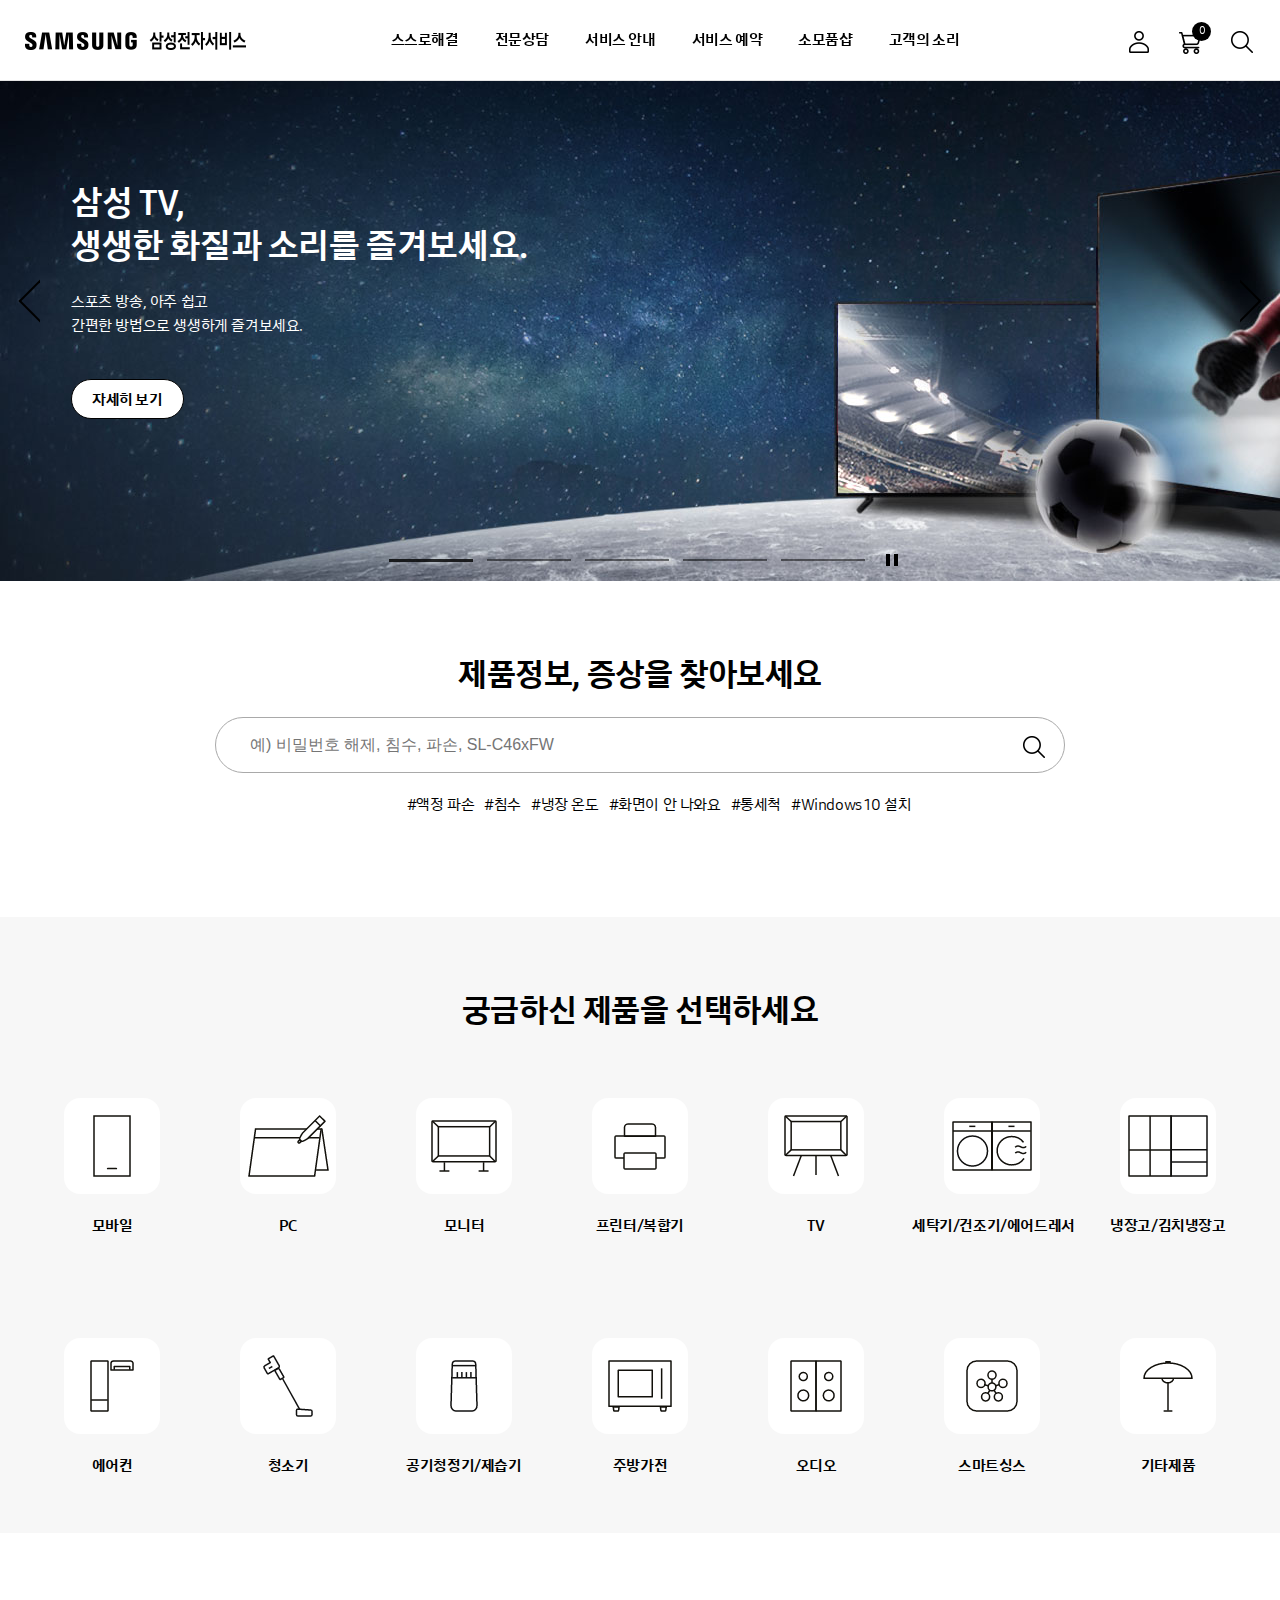
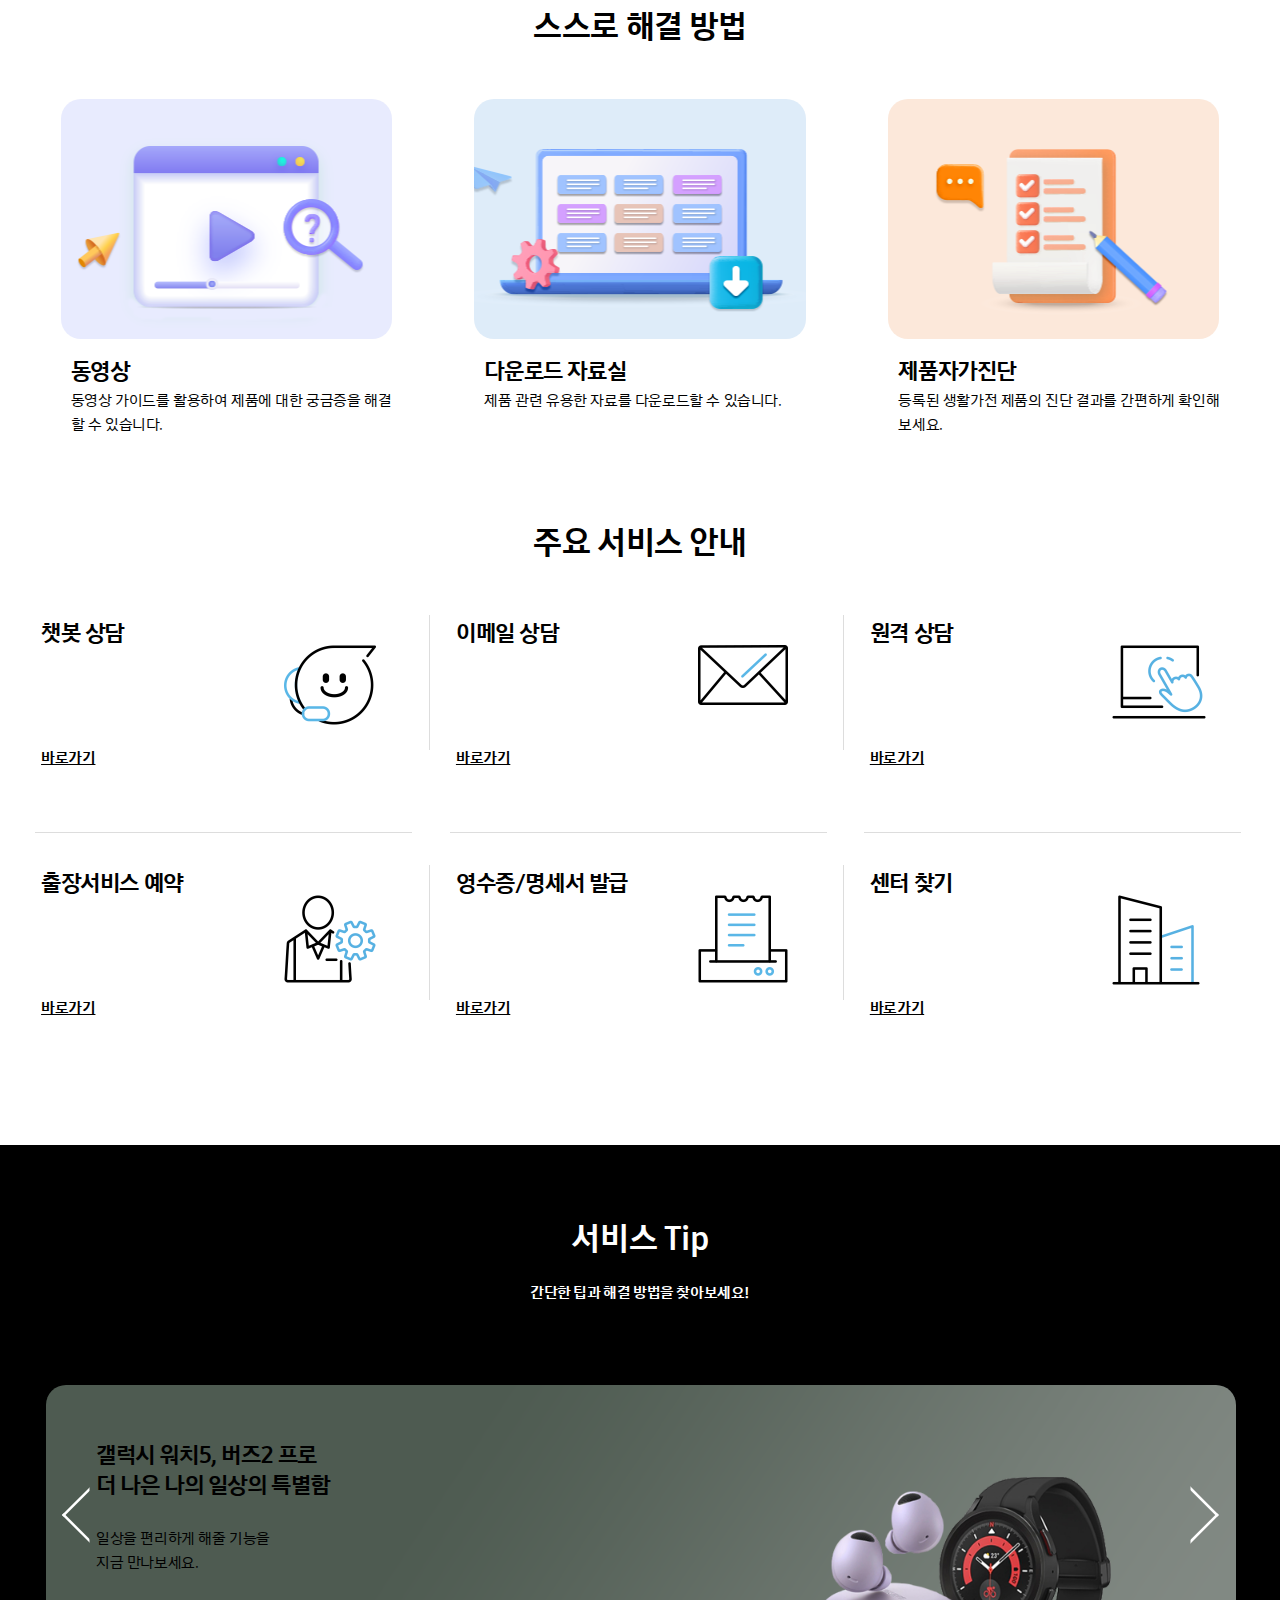
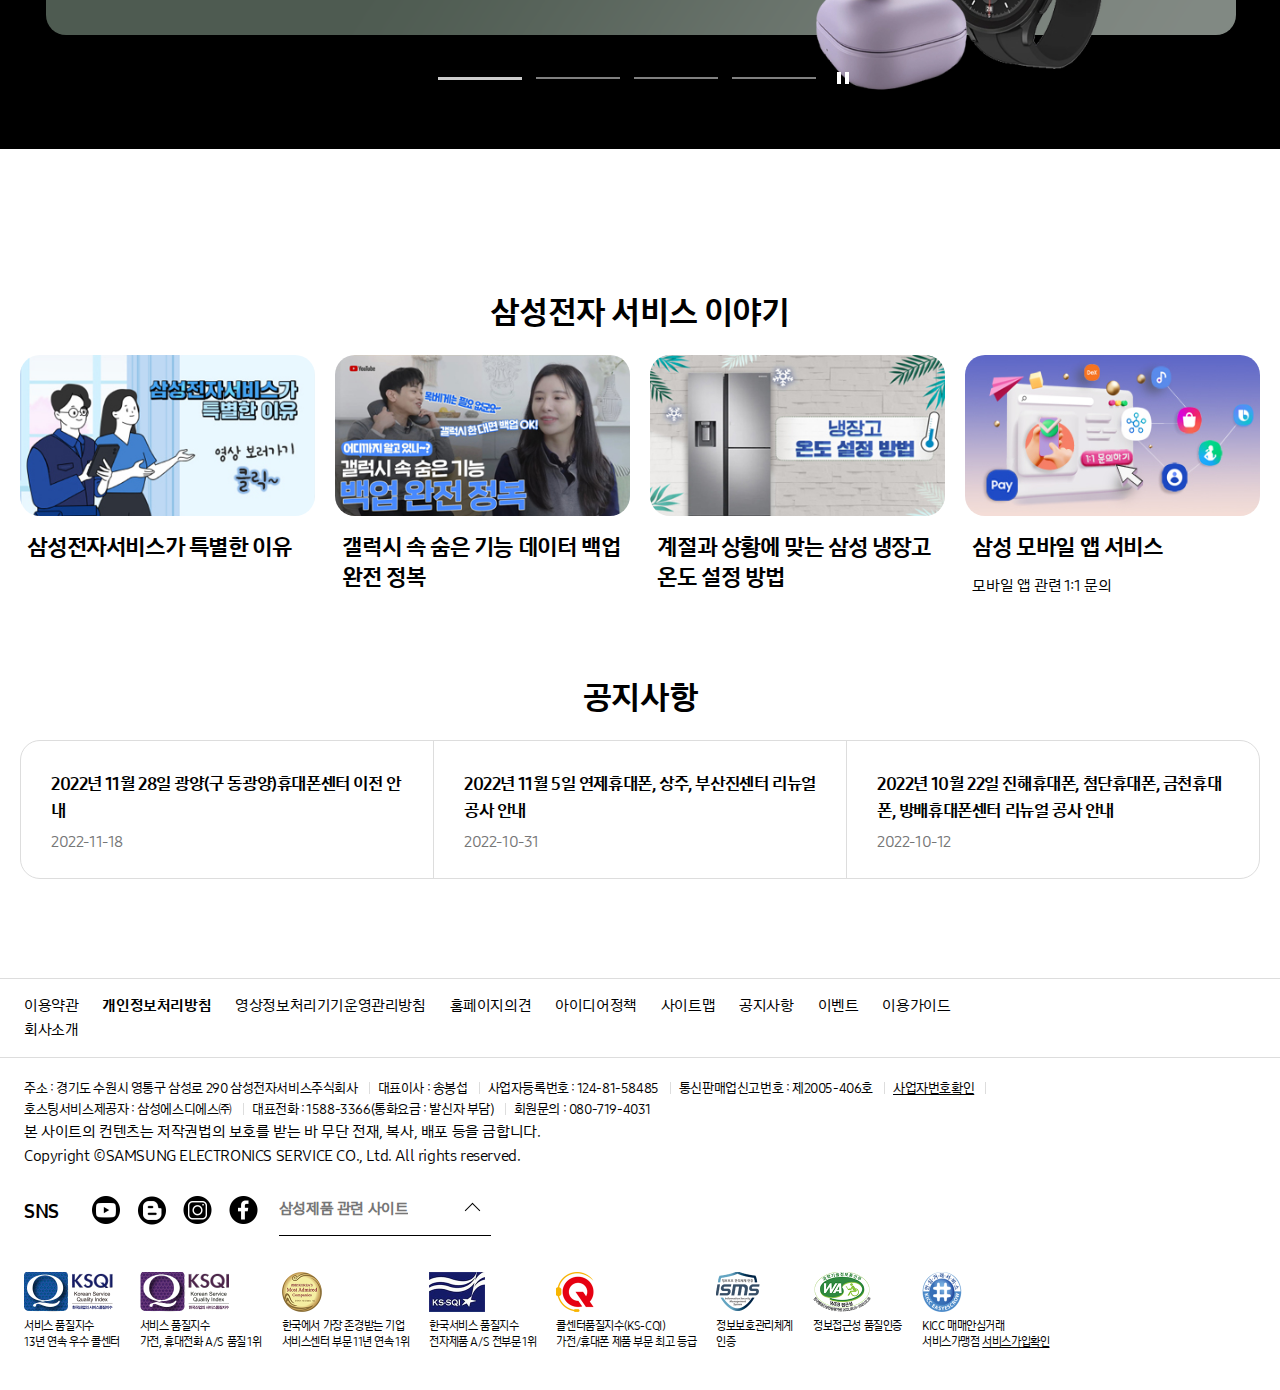
<file: index.html>
<!DOCTYPE html>
<html lang="ko">
<head>
  <meta charset="UTF-8">
  <meta http-equiv="X-UA-Compatible" content="IE=edge">
  <meta name="viewport" content="width=device-width, initial-scale=1.0">
  <title>삼성전자서비스</title>
  <link rel="stylesheet" href="css/import.css" />
  <link rel="stylesheet" href="css/main.css" />
  <script defer src="js/common.js"></script>
  <script defer src="js/main.js"></script>
</head>
<body>
  <!-- skipNavi -->
  <div id="skipNavi">
    <a href="#container">본문 바로가기</a>
  </div>
  <!-- //skipNavi -->
  <hr />
  <!-- header -->
  <header id="header">
    
  </header>
  <!-- 검색창 열기 -->
  <div class="srch">
    <div class="srch_inner">
      <p>
        <span>무엇을 도와드릴까요?</span><br />궁금하신 내용을 검색해주세요.
      </p>
      <div class="srch_block">
        <input type="search" placeholder="검색어를 입력해주세요." title="검색어 입력" />
        <button type="submit">검색</button>
      </div>
      <div>
        <span>인기 검색어</span>
        <ul>
          <li><a href="#">액정 파손</a></li>
          <li><a href="#">침수</a></li>
          <li><a href="#">냉장 온도</a></li>
          <li><a href="#">화면이 안 나와요</a></li>
          <li><a href="#">통세척</a></li>
          <li><a href="#">Windows 10 설치</a></li>
        </ul>
      </div>
      <div>
        <span>최근 검색어</span>
        <ul></ul>
        <a href="#">전체삭제</a>
      </div>
      <span><a href="#">검색영역 닫기</a></span>
    </div>
  </div>
  <!-- //header -->
  <hr />
  <!-- banner -->
  <section class="banner">
    <h2 class="blind">프로모션/광고</h2>
    <div class="banner_frame">
      <!-- 1 -->
      <div class="slide active">
        <div class="white">
          <span>
            삼성 TV,<br />
            생생한 화질과 소리를 즐겨보세요.
          </span>
          <p>
            스포츠 방송, 아주 쉽고<br />
            간편한 방법으로 생생하게 즐겨보세요.
          </p>
          <a href="#" target="_self" class="more">자세히 보기</a>
        </div>
      </div>
      <!-- 2 -->
      <div class="slide">
        <div class="white">
          <span>
            인스타그램 퀴즈이벤트 참여하고,<br />
            커피쿠폰 받아가세요!
          </span>
          <p>
            SNS에서 다양하고 유용한 정보를 만나보세요.
          </p>
          <a href="#" target="_self" class="more">자세히 보기</a>
        </div>
      </div>
      <!-- 3 -->
      <div class="slide">
        <div>
          <span>
            맛있는 김치를 신선하게<br />
            보관할 수 있는 김치냉장고 사용법
          </span>
          <p>
            더 맛있게! 더 신선하게!<br />
            김치냉장고 알맞은 관리 방법을 안내드립니다.
          </p>
          <a href="#" target="_self" class="more">자세히 보기</a>
        </div>
      </div>
      <!-- 4 -->
      <div class="slide">
        <div>
          <span>
            쾌적한 실내 환경을 위한<br />
            손쉬운 제품 관리 방법
          </span>
          <p>
            우리집 실내 환경 지킴이<br />
            사용, 관리 방법을 알려드려요.
          </p>
          <a href="#" target="_self" class="more">자세히 보기</a>
        </div>
      </div>
      <!-- 5 -->
      <div class="slide">
        <div>
          <span>
            Samsung Care+ 삼성가전을<br />
            언제나 새것처럼 잘 쓰는 방법
          </span>
          <p>
            우리집 가전을 위해 전문세척, 가전케어, 이전설치 하세요!<br />
            <span>상담 전화(이전설치) : 1588-4190</span>
          </p>
          <a href="#" target="_self" class="more">자세히 보기</a>
        </div>
      </div>
    </div>
    <div class="banner_arrow">
      <a href="#" class="prev">이전 배너</a>
      <a href="#" class="next">다음 배너</a>
    </div>
    <div class="banner_rolling">
      <ul>
        <li class="on"><a href="#">1</a></li>
        <li><a href="#">2</a></li>
        <li><a href="#">3</a></li>
        <li><a href="#">4</a></li>
        <li><a href="#">5</a></li>
      </ul>
      <p>
        <a href="#" class="on">멈춤</a>
        <a href="#">재생</a>
      </p>
    </div>
  </section>
  <!-- //banner -->
  <hr />
  <!-- container -->
  <main id="container">
    <!-- content1 -->
    <div class="content1">
      <div class="content1_inner">
        <h3>제품정보, 증상을 찾아보세요</h3>
        <div class="srch_block">
          <input type="search" title="예) 비밀번호 해제, 침수, 파손, SL-C46x
          FW" placeholder="예) 비밀번호 해제, 침수, 파손, SL-C46xFW" />
          <button type="submit">검색</button>
        </div>
        <ul>
          <li><a href="#">액정 파손</a></li>
          <li><a href="#">침수</a></li>
          <li><a href="#">냉장 온도</a></li>
          <li><a href="#">화면이 안 나와요</a></li>
          <li><a href="#">통세척</a></li>
          <li><a href="#">Windows 10 설치</a></li>
        </ul>
      </div>
    </div>
    <!-- //content1 -->
    <hr />
    <!-- content2 -->
    <div class="content2">
      <div class="content2_inner">
        <h3>궁금하신 제품을 선택하세요</h3>
        <div>
          <ul>
            <li><a href="#"><span>모바일</span></a></li>
            <li><a href="#"><span>PC</span></a></li>
            <li><a href="#"><span>모니터</span></a></li>
            <li><a href="#"><span>프린터/복합기</span></a></li>
            <li><a href="#"><span>TV</span></a></li>
            <li><a href="#"><span>세탁기/건조기/에어드레서</span></a></li>
            <li><a href="#"><span>냉장고/김치냉장고</span></a></li>
            <li><a href="#"><span>에어컨</span></a></li>
            <li><a href="#"><span>청소기</span></a></li>
            <li><a href="#"><span>공기청정기/제습기</span></a></li>
            <li><a href="#"><span>주방가전</span></a></li>
            <li><a href="#"><span>오디오</span></a></li>
            <li><a href="#"><span>스마트싱스</span></a></li>
            <li><a href="#"><span>기타제품</span></a></li>
          </ul>
        </div>
      </div>
    </div>
    <!-- //content2 -->
    <hr />
    <!-- content3 -->
    <div class="content3">
      <div class="content3_inner1">
        <h3>스스로 해결 방법</h3>
        <div>
          <ul>
            <li>
              <a href="#">
                <div>
                  <span>동영상</span>
                  <p>
                    동영상 가이드를 활용하여 제품에 대한 궁금증을 해결할 수 있습니다.
                  </p>
                </div>
              </a>
            </li>
            <li>
              <a href="#">
                <div>
                  <span>다운로드 자료실</span>
                  <p>
                    제품 관련 유용한 자료를 다운로드할 수 있습니다.
                  </p>
                </div>
              </a>
            </li>
            <li>
              <a href="#">
                <div>
                  <span>제품자가진단</span>
                  <p>
                    등록된 생활가전 제품의 진단 결과를 간편하게 확인해 보세요.
                  </p>
                </div>
              </a>
            </li>
          </ul>
        </div>
      </div>
      <div class="content3_inner2">
        <h3>주요 서비스 안내</h3>
        <div>
          <ul>
            <li>
              <a href="#">
                <div>
                  <span>챗봇 상담</span>
                  <p>
                    <span>
                      챗봇 써비에게 궁금한 점을<br />물어보시면 24시간 답변해 드립니다.
                    </span>
                  </p>
                  <span>바로가기</span>
                </div>
              </a>
            </li>
            <li>
              <a href="#">
                <div>
                  <span>이메일 상담</span>
                  <p>
                    <span>
                      제품에 대한 궁금한 내용을<br />이메일로 답변해 드립니다.
                    </span>
                  </p>
                  <span>바로가기</span>
                </div>
              </a>
            </li>
            <li>
              <a href="#">
                <div>
                  <span>원격 상담</span>
                  <p>
                    <span>
                      고객님의 문의사항을 원격으로<br />상담 받으실 수 있습니다.
                    </span>
                  </p>
                  <span>바로가기</span>
                </div>
              </a>
            </li>
            <li>
              <a href="#">
                <div>
                  <span>출장서비스 예약</span>
                  <p>
                    <span>
                      원하시는 곳으로 엔지니어가 <br />방문하여 제품을 점검해 드립니다.
                    </span>
                  </p>
                  <span>바로가기</span>
                </div>
              </a>
            </li>
            <li>
              <a href="#">
                <div>
                  <span>영수증/명세서 발급</span>
                  <p>
                    <span>
                      제품 수리 건에 대한<br />관련 서류 발급서비스 입니다.
                    </span>
                  </p>
                  <span>바로가기</span>
                </div>
              </a>
            </li>
            <li>
              <a href="#">
                <div>
                  <span>센터 찾기</span>
                  <p>
                    <span>
                      센터 정보를<br />조회하실 수 있습니다.
                    </span>
                  </p>
                  <span>바로가기</span>
                </div>
              </a>
            </li>
          </ul>
        </div>
      </div>
    </div>
    <!-- //content3 -->
    <hr />
    <!-- content4 -->
    <div class="content4">
      <div class="content4_inner">
        <h3>서비스 Tip</h3>
        <p>
          간단한 팁과 해결 방법을 찾아보세요!
        </p>
        <div class="content4_frame">
          <!-- 1 -->
          <div class="slides active">
            <div>
              <a href="#" target="_blank">
                <div class="bg">
                  <img src="images/f98bee3e-7eda-4784-ba1b-668460a99073.png" alt="" />
                </div>
                <div class="txt">
                  <span>
                    갤럭시 워치5, 버즈2 프로<br />
                    더 나은 나의 일상의 특별함
                  </span>
                  <p>
                    일상을 편리하게 해줄 기능을<br />
                    지금 만나보세요.
                  </p>
                </div>
                <div class="item">
                  <img src="images/b3af0ae1-6780-4e2f-9deb-57c25d87cd9a.png" alt="갤럭시 워치5, 버즈2 프로 많이하는 질문" />
                </div>
              </a>
            </div>
          </div>
          <!-- 2 -->
          <div class="slides">
            <div>
              <a href="#" target="_blank">
                <div class="bg">
                  <img src="images/31b7b88d-e3ff-4d15-bba6-7647dda99489_2.jpg" alt="" />
                </div>
                <div class="txt">
                  <span>
                    세탁기, 건조기<br />
                    유용한 사용가이드
                  </span>
                  <p>
                    주요 사용 기능과<br />
                    많이 하는 증상에 대해 알아보세요.
                  </p>
                </div>
                <div class="item">
                  <img src="images/2fd6ba71-9b2a-4299-a957-fa343f546300_2.png" alt="" />
                </div>
              </a>
            </div>
          </div>
          <!-- 3 -->
          <div class="slides">
            <div>
              <a href="#" target="_blank">
                <div class="bg">
                  <img src="images/8926a8bf-fc4f-45b1-8b84-b8394fc2a0a9.png" alt="" />
                </div>
                <div class="txt">
                  <span>
                    갤럭시 Z Fold4 / Flip4<br />
                    알아두면 좋은 유용한 활용 팁!
                  </span>
                </div>
                <div class="item">
                  <img src="images/9febed35-f81b-475d-a7aa-01451072a5eb.png" alt="" />
                </div>
              </a>
            </div>
          </div>
          <!-- 4 -->
          <div class="slides">
            <div>
              <a href="#" target="_blank">
                <div class="bg">
                  <img src="images/293153b1-68a5-4b88-8df7-9a8df83ed03e_3.jpg" alt="" />
                </div>
                <div class="txt">
                  <span>
                    휴대폰 액정 화면 단품 수리 안내
                  </span>
                  <p>
                    액정 파손 시 수리 비용 할인 Tip을<br />
                    알려드려요!
                  </p>
                </div>
                <div class="item">
                  <img src="images/92ad339b-05d1-4869-b5a9-ec1cbb33bfc0.png" alt="" />
                </div>
              </a>
            </div>
          </div>
        </div>
        <div class="banner_arrow_white">
          <a href="#" class="prev">이전 배너</a>
          <a href="#" class="next">다음 배너</a>
        </div>
        <div class="banner_rolling_white">
          <ul>
            <li class="on"><a href="#">1</a></li>
            <li><a href="#">2</a></li>
            <li><a href="#">3</a></li>
            <li><a href="#">4</a></li>
          </ul>
          <p>
            <a href="#" class="on">멈춤</a>
            <a href="#">재생</a>
          </p>
        </div>
      </div>
    </div>
    <!-- //content4 -->
    <hr />
    <!-- content5 -->
    <div class="content5">
      <div class="content5_inner1">
        <h3>삼성전자 서비스 이야기</h3>
        <div>
          <ul>
            <li>
              <a href="#">
                <div>
                  <img src="images/64421623-f598-4530-98a1-a2e3fcf43394.jpg" alt="삼성전자서비스가 특별한 이유 이미지" />
                </div>
                <span>삼성전자서비스가 특별한 이유</span>
                <p></p>
              </a>
            </li>
            <li>
              <a href="#">
                <div>
                  <img src="images/a3fc4ea8-0428-43fa-a9d3-1e2460f4bdd2.jpg" alt="갤럭시 숨은 기능 데이터 백업 알아보기 이미지" />
                </div>
                <span>갤럭시 속 숨은 기능 데이터 백업 완전 정복</span>
                <p></p>
              </a>
            </li>
            <li>
              <a href="#">
                <div>
                  <img src="images/c22cc53a-79d3-429d-afac-0253b234f7e7.jpg" alt="삼성 냉장고 온도 조절 방법 이미지" />
                </div>
                <span>계절과 상황에 맞는 삼성 냉장고 온도 설정 방법</span>
                <p></p>
              </a>
            </li>
            <li>
              <a href="#">
                <div>
                  <img src="images/3258200b-9832-4705-a1b4-d5832bbf42e4.jpg" alt="삼성 모바일 앱 서비스 이미지" />
                </div>
                <span>삼성 모바일 앱 서비스</span>
                <p>모바일 앱 관련 1:1 문의</p>
              </a>
            </li>
          </ul>
        </div>
      </div>
      <div class="content5_inner2">
        <h3>공지사항</h3>
        <div>
          <ul>
            <li>
              <p>
                <a href="#">2022년 11월 28일 광양(구 동광양)휴대폰센터 이전 안내</a>
              </p>
              <span>2022-11-18</span>
            </li>
            <li>
              <p>
                <a href="#">2022년 11월 5일 연제휴대폰, 상주, 부산진센터 리뉴얼 공사 안내</a>
              </p>
              <span>2022-10-31</span>
            </li>
            <li>
              <p>
                <a href="#">2022년 10월 22일 진해휴대폰, 첨단휴대폰, 금천휴대폰, 방배휴대폰센터 리뉴얼 공사 안내</a>
              </p>
              <span>2022-10-12</span>
            </li>
          </ul>
        </div>
      </div>
    </div>
    <!-- //content5 -->
  </main>
  <!-- //container -->
  <hr />
  <!-- footer -->
  <footer id="footer">
    
  </footer>
  <!-- //footer -->
  <script>
    async function fetchHtmlAsText(url){
      const response = await fetch(url);
      return await response.text();
    }

    async function importPage(target){
      document.querySelector("#" + target).innerHTML = await fetchHtmlAsText(target + ".html");
    }
    importPage("header");
    importPage("footer");
  </script>
</body>
</html>
</file>
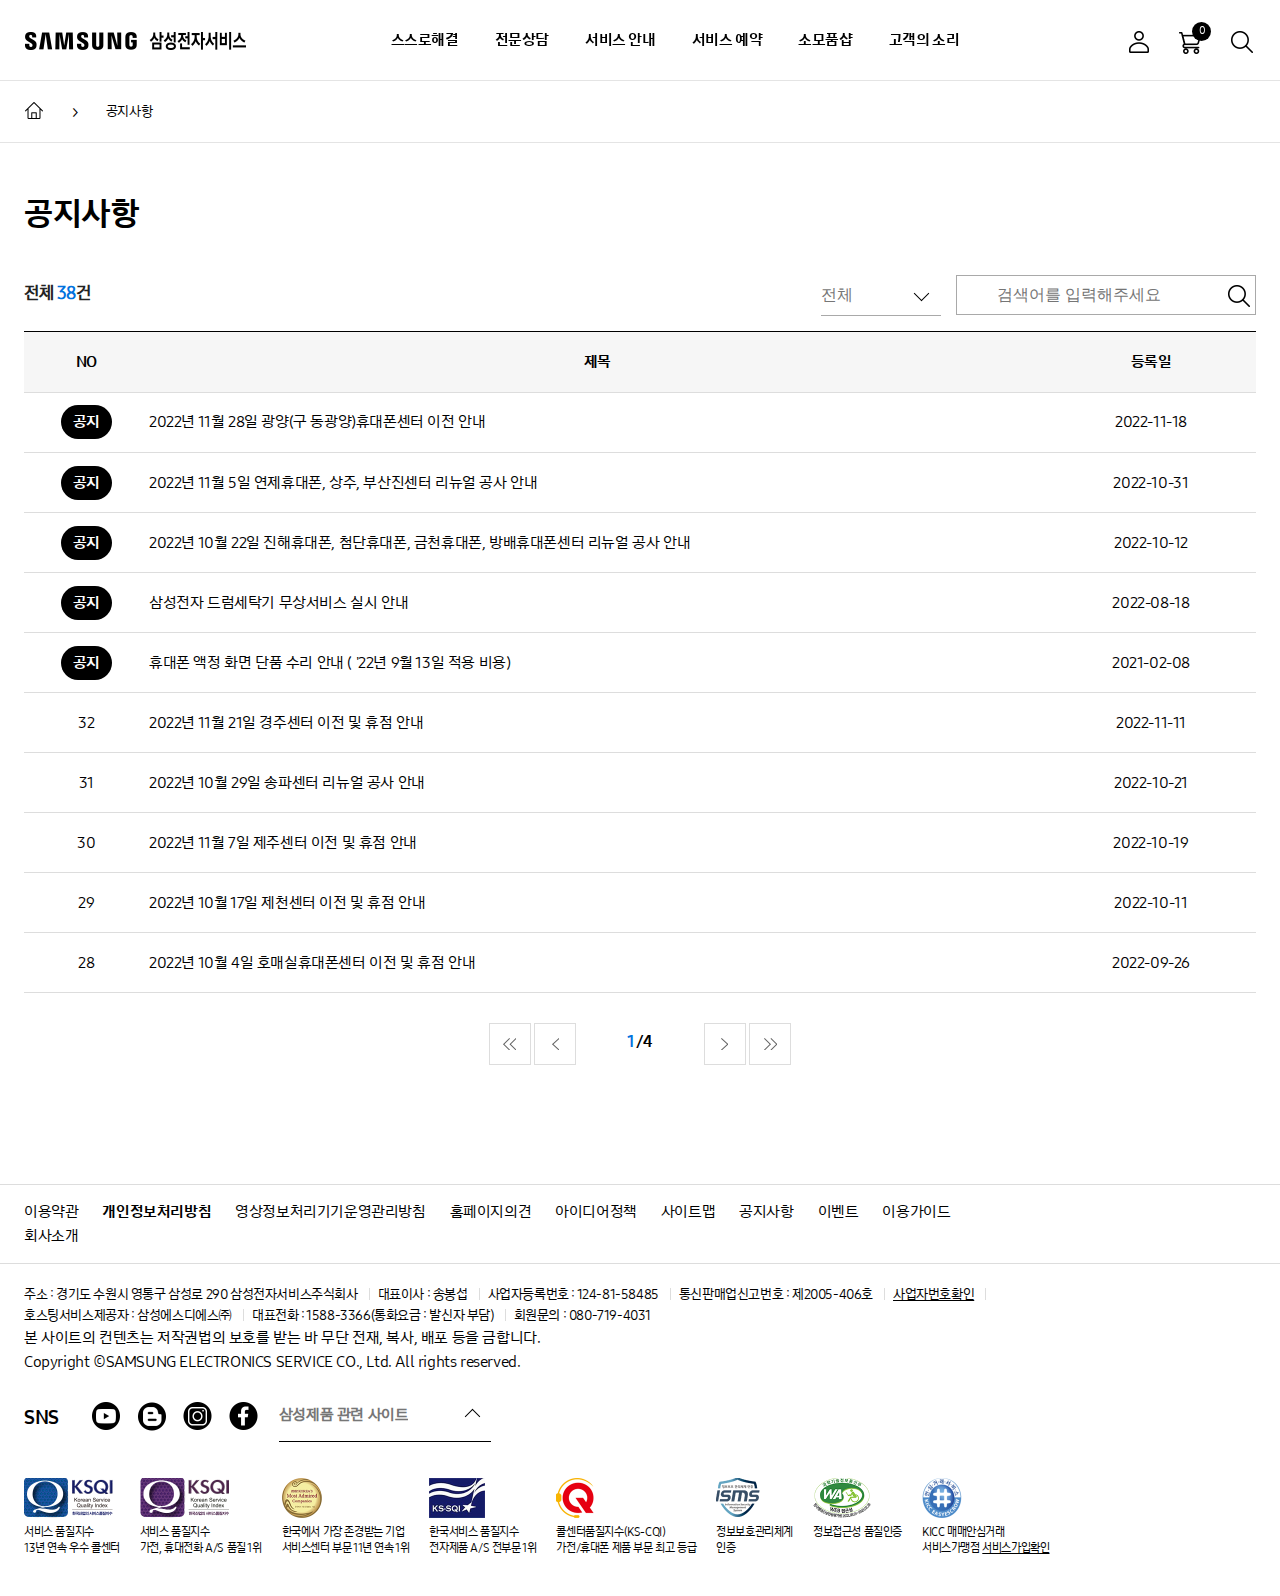
<file: sub1.html>
<!DOCTYPE html>
<html lang="ko">
<head>
  <meta charset="UTF-8">
  <meta http-equiv="X-UA-Compatible" content="IE=edge">
  <meta name="viewport" content="width=device-width, initial-scale=1.0">
  <title>공지사항 | 삼성전자서비스</title>
  <link rel="stylesheet" href="css/import.css" />
  <link rel="stylesheet" href="css/sub1.css" />
  <script defer src="js/common.js"></script>
</head>
<body>
  <!-- skipNavi -->
  <div id="skipNavi">
    <a href="#container">본문 바로가기</a>
  </div>
  <!-- //skipNavi -->
  <hr />
  <!-- header -->
  <header id="header">
    
  </header>
  <!-- //header -->
  <!-- 검색창 열기 -->
  <div class="srch">
    <div class="srch_inner">
      <p>
        <span>무엇을 도와드릴까요?</span><br />궁금하신 내용을 검색해주세요.
      </p>
      <div class="srch_block">
        <input type="search" placeholder="검색어를 입력해주세요." title="검색어 입력" />
        <button type="submit">검색</button>
      </div>
      <div>
        <span>인기 검색어</span>
        <ul>
          <li><a href="#">액정 파손</a></li>
          <li><a href="#">침수</a></li>
          <li><a href="#">냉장 온도</a></li>
          <li><a href="#">화면이 안 나와요</a></li>
          <li><a href="#">통세척</a></li>
          <li><a href="#">Windows 10 설치</a></li>
        </ul>
      </div>
      <div>
        <span>최근 검색어</span>
        <ul></ul>
        <a href="#">전체삭제</a>
      </div>
      <span><a href="#">검색영역 닫기</a></span>
    </div>
  </div>
  <hr />
  <!-- container -->
  <main id="container">
    <!-- path -->
    <div class="path">
      <p>
        <a href="#">메인으로 이동</a>
        <span>&gt;</span>
        <a href="#">공지사항</a>
      </p>
    </div>
    <!-- //path -->
    <hr />
    <!-- content -->
    <div class="content">
      <div class="content_inner">
        <h3>공지사항</h3>
        <div class="float_box">
          <div class="floatL">
            <h4>전체 <span>38</span>건</h4>
          </div>
          <div class="floatR">
            <div class="flex">
              <div class="select">
                <button><span>전체</span></button>
                <div class="sel_click">
                  <ul>
                    <li class="on"><a href="#">전체</a></li>
                    <li><a href="#">제목</a></li>
                  </ul>
                </div>
              </div>
              <div class="search">
                <input type="search" placeholder="검색어를 입력해주세요" title="검색어를 입력해주세요" />
                <button>검색</button>
              </div>
            </div>
          </div>
        </div>
        <table class="notice">
          <caption class="blind">공지사항</caption>
          <thead>
            <tr>
              <th scope="col">NO</th>
              <th scope="col">제목</th>
              <th scope="col">등록일</th>
            </tr>
          </thead>
          <tfoot></tfoot>
          <tbody>
            <tr>
              <td><span>공지</span></td>
              <td><a href="#">2022년 11월 28일 광양(구 동광양)휴대폰센터 이전 안내</a></td>
              <td>2022-11-18</td>
            </tr>
            <tr>
              <td><span>공지</span></td>
              <td><a href="#">2022년 11월 5일 연제휴대폰, 상주, 부산진센터 리뉴얼 공사 안내</a></td>
              <td>2022-10-31</td>
            </tr>
            <tr>
              <td><span>공지</span></td>
              <td><a href="#">2022년 10월 22일 진해휴대폰, 첨단휴대폰, 금천휴대폰, 방배휴대폰센터 리뉴얼 공사 안내</a></td>
              <td>2022-10-12</td>
            </tr>
            <tr>
              <td><span>공지</span></td>
              <td><a href="#">삼성전자 드럼세탁기 무상서비스 실시 안내</a></td>
              <td>2022-08-18</td>
            </tr>
            <tr>
              <td><span>공지</span></td>
              <td><a href="#">휴대폰 액정 화면 단품 수리 안내 ( '22년 9월 13일 적용 비용)</a></td>
              <td>2021-02-08</td>
            </tr>
            <tr>
              <td>32</td>
              <td><a href="#">2022년 11월 21일 경주센터 이전 및 휴점 안내</a></td>
              <td>2022-11-11</td>
            </tr>
            <tr>
              <td>31</td>
              <td><a href="#">2022년 10월 29일 송파센터 리뉴얼 공사 안내</a></td>
              <td>2022-10-21</td>
            </tr>
            <tr>
              <td>30</td>
              <td><a href="#">2022년 11월 7일 제주센터 이전 및 휴점 안내</a></td>
              <td>2022-10-19</td>
            </tr>
            <tr>
              <td>29</td>
              <td><a href="#">2022년 10월 17일 제천센터 이전 및 휴점 안내</a></td>
              <td>2022-10-11</td>
            </tr>
            <tr>
              <td>28</td>
              <td><a href="#">2022년 10월 4일 호매실휴대폰센터 이전 및 휴점 안내</a></td>
              <td>2022-09-26</td>
            </tr>
          </tbody>
        </table>
        <div class="move">
          <a href="#"><span>처음 페이지로 이동</span></a>
          <a href="#"><span>이전 페이지로 이동</span></a>
          <span><strong>1</strong>/4</span>
          <a href="#"><span>다음 페이지로 이동</span></a>
          <a href="#"><span>마지막 페이지로 이동</span></a>
        </div>
      </div>
    </div>
    <!-- //content -->
  </main>
  <!-- //container -->
  <hr />
  <!-- footer -->
  <footer id="footer">
    
  </footer>
  <!-- //footer -->
  <script>
    async function fetchHtmlAsText(url){
      const response = await fetch(url);
      return await response.text();
    }

    async function importPage(target){
      document.querySelector("#" + target).innerHTML = await fetchHtmlAsText(target + ".html");
    }
    importPage("header");
    importPage("footer");
  </script>
</body>
</html>
</file>
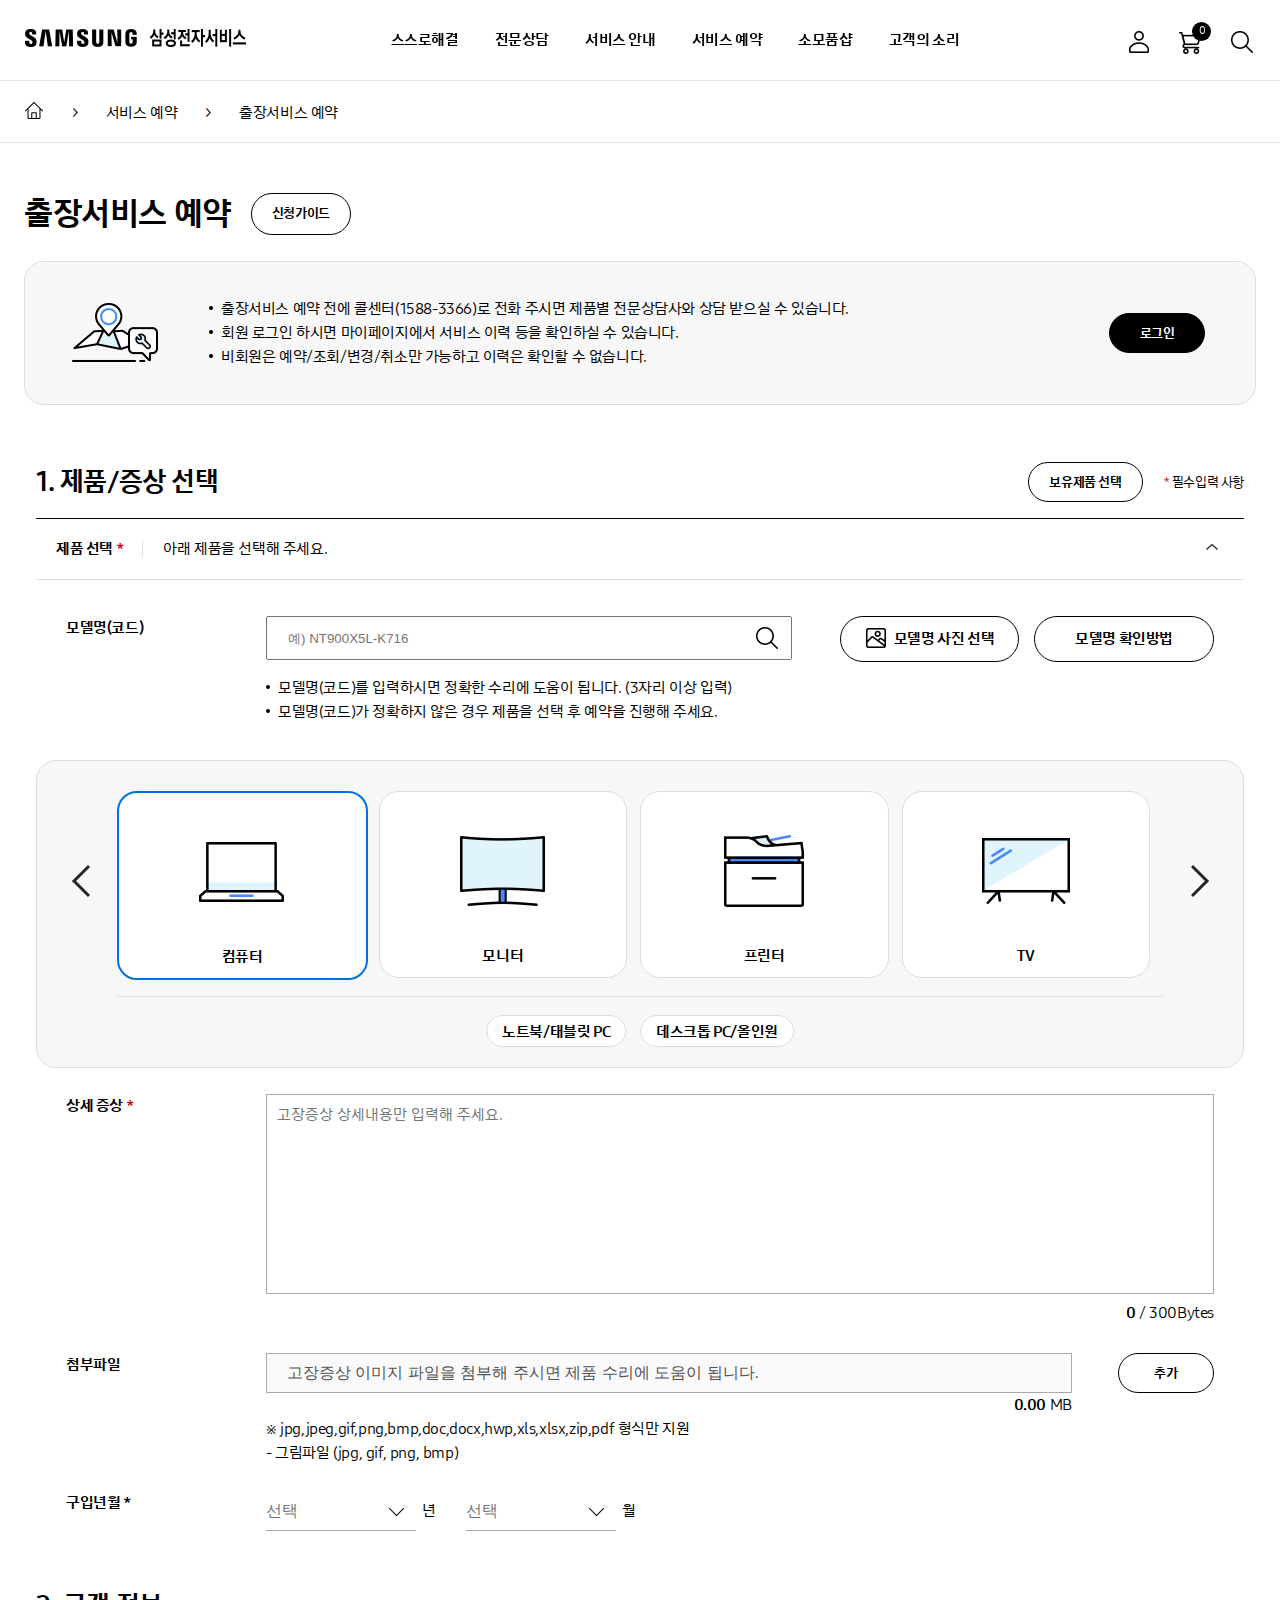
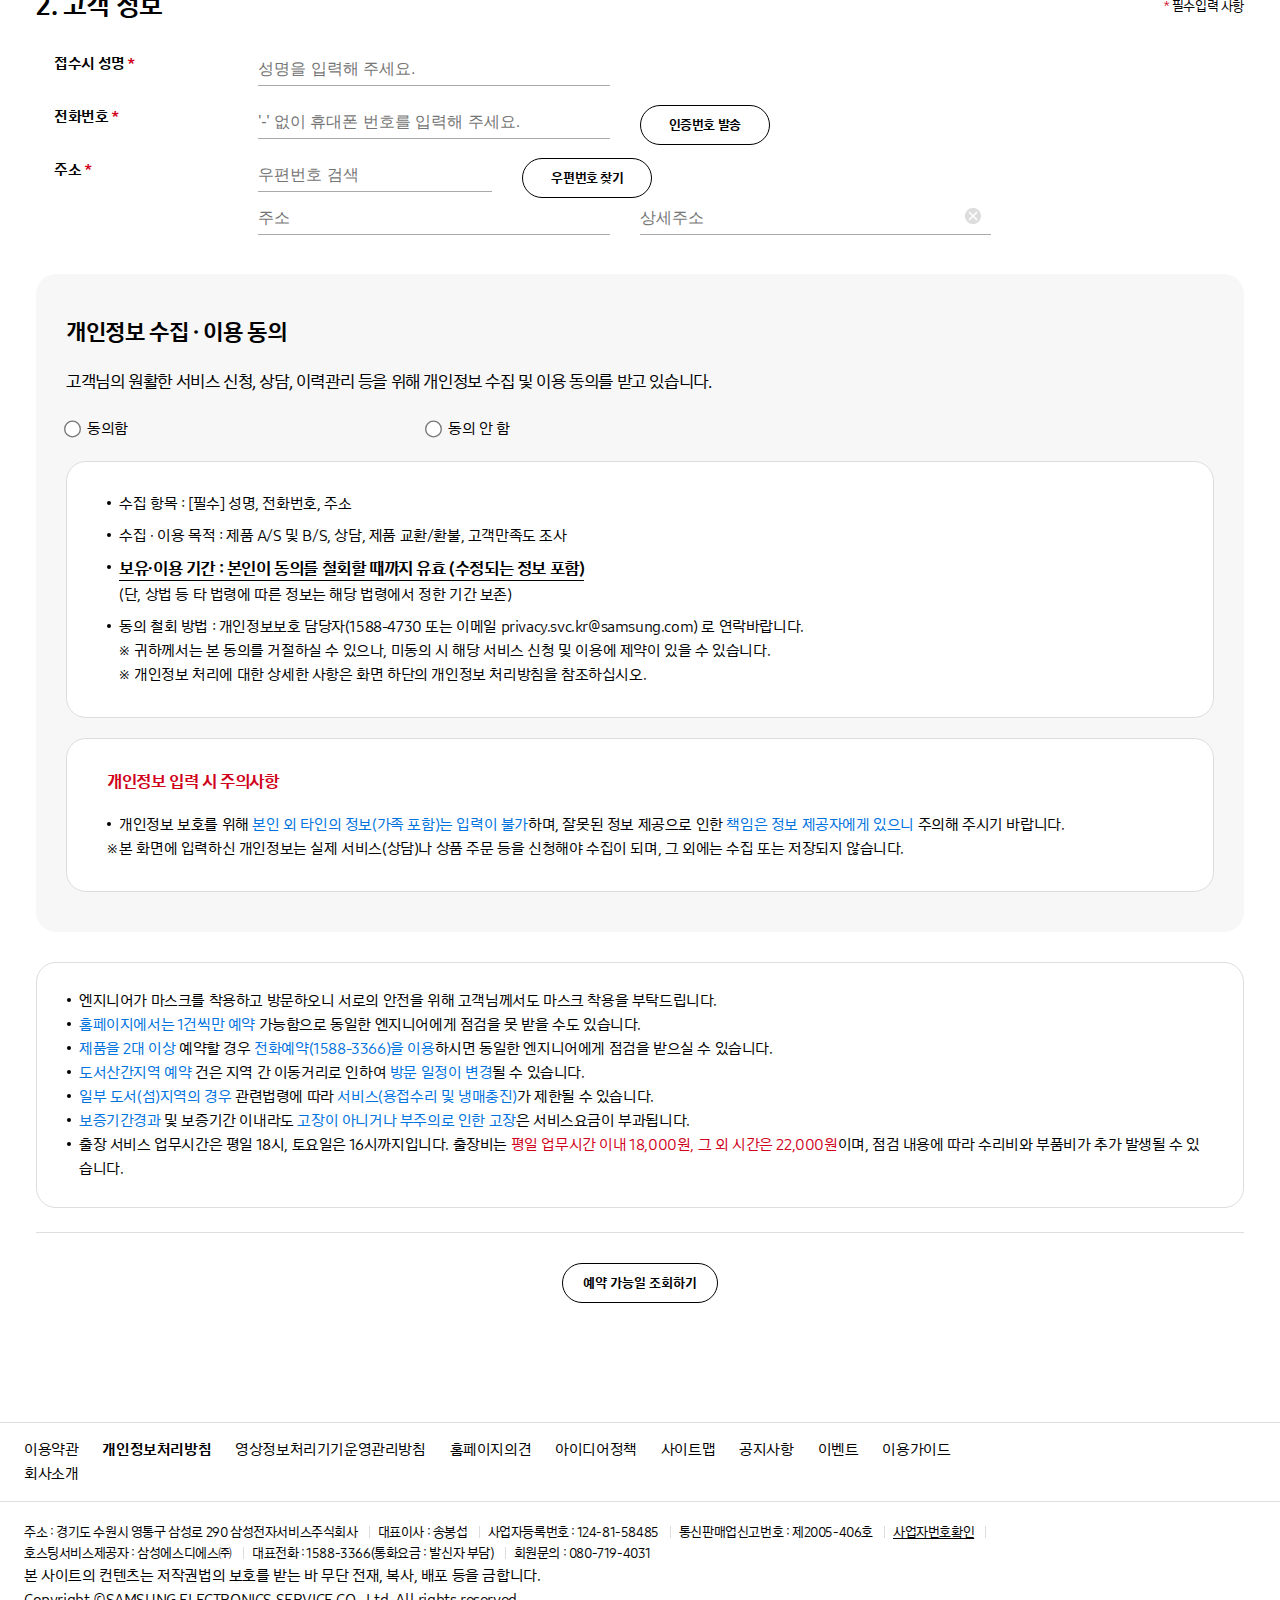
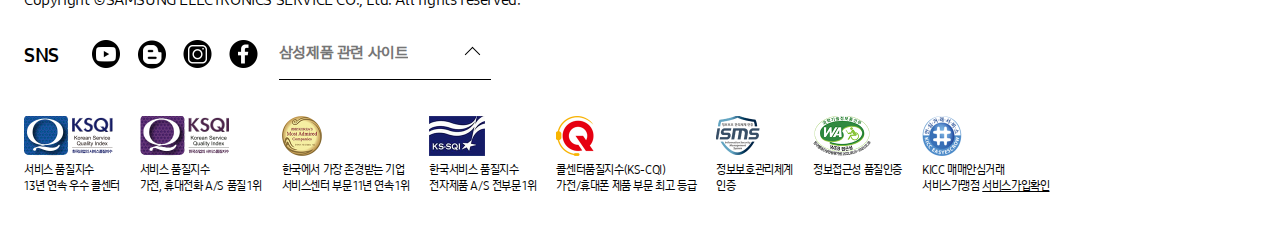
<file: sub2.html>
<!DOCTYPE html>
<html lang="ko">
<head>
  <meta charset="UTF-8">
  <meta http-equiv="X-UA-Compatible" content="IE=edge">
  <meta name="viewport" content="width=device-width, initial-scale=1.0">
  <title>출장서비스 예약 | 서비스예약 | 삼성전자서비스</title>
  <link rel="stylesheet" href="css/import.css" />
  <link rel="stylesheet" href="css/sub2.css" />
  <script defer src="js/common.js"></script>
</head>
<body>
  <!-- skipNavi -->
  <div id="skipNavi">
    <a href="#container">본문 바로가기</a>
  </div>
  <!-- //skipNavi -->
  <hr />
  <!-- header -->
  <header id="header">
    
  </header>
  <!-- //header -->
  <!-- 검색창 열기 -->
  <div class="srch">
    <div class="srch_inner">
      <p>
        <span>무엇을 도와드릴까요?</span><br />궁금하신 내용을 검색해주세요.
      </p>
      <div class="srch_block">
        <input type="search" placeholder="검색어를 입력해주세요." title="검색어 입력" />
        <button type="submit">검색</button>
      </div>
      <div>
        <span>인기 검색어</span>
        <ul>
          <li><a href="#">액정 파손</a></li>
          <li><a href="#">침수</a></li>
          <li><a href="#">냉장 온도</a></li>
          <li><a href="#">화면이 안 나와요</a></li>
          <li><a href="#">통세척</a></li>
          <li><a href="#">Windows 10 설치</a></li>
        </ul>
      </div>
      <div>
        <span>최근 검색어</span>
        <ul></ul>
        <a href="#">전체삭제</a>
      </div>
      <span><a href="#">검색영역 닫기</a></span>
    </div>
  </div>
  <hr />
  <!-- container -->
  <main id="container">
    <!-- path -->
    <div class="path">
      <p>
        <a href="#">메인으로 이동</a>
        <span>&gt;</span>
        <a href="#">서비스 예약</a>
        <span>&gt;</span>
        <a href="#">출장서비스 예약</a>
      </p>
    </div>
    <!-- //path -->
    <hr />
    <!-- content -->
    <div class="content">
      <div class="content_inner">
        <div class="heading">
          <h3>출장서비스 예약</h3>
          <a href="#">신청가이드</a>
        </div>
        <div class="login">
          <span></span>
          <ul>
            <li>
              출장서비스 예약 전에 콜센터(1588-3366)로 전화 주시면 제품별 전문상담사와 상담 받으실 수 있습니다.
            </li>
            <li>
              회원 로그인 하시면 마이페이지에서 서비스 이력 등을 확인하실 수 있습니다. 
            </li>
            <li>
              비회원은 예약/조회/변경/취소만 가능하고 이력은 확인할 수 없습니다. 
            </li>
          </ul>
          <a href="#">로그인</a>
        </div>
        <!-- step1 -->
        <div class="step1">
          <div class="topic">
            <h4>1. 제품/증상 선택</h4>
            <div class="essential">
              <a href="#">보유제품 선택</a>
              <p>
                <span>*</span> 필수입력 사항
              </p>
            </div>
          </div>
          <form action="/" method="post">
            <fieldset>
              <legend class="blind">제품/증상 선택</legend>
              <div class="choice on">
                <dl>
                  <dt>제품 선택 <span>*</span></dt>
                  <dd>아래 제품을 선택해 주세요.</dd>
                </dl>
                <a href="#">항목 열기/닫기</a>
              </div>
              <div class="form">
                <dl>
                  <dt><label for="type">모델명(코드)</label></dt>
                  <dd>
                    <input type="search" placeholder="예) NT900X5L-K716" title="모델명 입력" />
                    <button type="submit">검색</button>
                    <ul>
                      <li>모델명(코드)를 입력하시면 정확한 수리에 도움이 됩니다. (3자리 이상 입력)</li>
                      <li>모델명(코드)가 정확하지 않은 경우 제품을 선택 후 예약을 진행해 주세요.</li>
                    </ul>
                  </dd>
                  <dd>
                    <a href="#">모델명 확인방법</a>
                    <a href="#"><span></span>모델명 사진 선택</a>
                  </dd>
                </dl>
                <dl>
                  <dt class="blind">모델</dt>
                  <dd class="model">
                    <dl class="on">
                      <dt class="on"><a href="#"><span class="productImg i1"></span>컴퓨터</a></dt>
                      <div class="on">
                        <dd><a href="#">노트북/태블릿 PC</a></dd>
                        <dd><a href="#">데스크톱 PC/올인원</a></dd>
                      </div>
                      <dt><a href="#"><span class="productImg i2"></span>모니터</a></dt>
                      <div>
                        <dd><a href="#">LCD/LED 모니터</a></dd>
                        <dd><a href="#">대형 모니터</a></dd>
                        <dd><a href="#">LED 사이니지</a></dd>
                        <dd><a href="#">빔프로젝터</a></dd>
                      </div>
                      <dt><a href="#"><span class="productImg i3"></span>프린터</a></dt>
                      <div>
                        <dd><a href="#">컬러레이저 복합기</a></dd>
                        <dd><a href="#">흑백레이저 복합기</a></dd>
                        <dd><a href="#">고속레이저 복합기</a></dd>
                        <dd><a href="#">컬러레이저 프린터</a></dd>
                        <dd><a href="#">흑백레이저 프린터</a></dd>
                        <dd><a href="#">고속레이저 프린터</a></dd>
                        <dd><a href="#">잉크젯 복합기</a></dd>
                        <dd><a href="#">잉크젯 프린터</a></dd>
                        <dd><a href="#">팩시밀리</a></dd>
                      </div>
                      <dt><a href="#"><span class="productImg i4"></span>TV</a></dt>
                      <div>
                        <dd><a href="#">LCD/LED TV (46인치 이하)</a></dd>
                        <dd><a href="#">대형 LCD/LED TV (46인치 이상)</a></dd>
                        <dd><a href="#">PDP TV</a></dd>
                        <dd><a href="#">프로젝션 TV</a></dd>
                      </div>
                    </dl>
                    <dl>
                      <dt><a href="#"><span class="productImg i5"></span>세탁기/건조기/에어드레서</a></dt>
                      <div>
                        <dd><a href="#">드럼세탁기</a></dd>
                        <dd><a href="#">일반세탁기</a></dd>
                        <dd><a href="#">의류건조기</a></dd>
                        <dd><a href="#">에어드레서</a></dd>
                        <dd><a href="#">슈드레서</a></dd>
                      </div>
                      <dt><a href="#"><span class="productImg i6"></span>냉장고/김치냉장고</a></dt>
                      <div>
                        <dd><a href="#">4도어 냉장고</a></dd>
                        <dd><a href="#">양문형 냉장고</a></dd>
                        <dd><a href="#">일반 냉장고</a></dd>
                        <dd><a href="#">빌트인 냉장고</a></dd>
                        <dd><a href="#">영업용 냉장고</a></dd>
                        <dd><a href="#">와인 냉장고</a></dd>
                        <dd><a href="#">화장품 냉장고</a></dd>
                        <dd><a href="#">스탠드형 김치냉장고</a></dd>
                        <dd><a href="#">뚜껑형 김치냉장고</a></dd>
                        <dd><a href="#">4도어 김치냉장고</a></dd>
                      </div>
                      <dt><a href="#"><span class="productImg i7"></span>에어컨</a></dt>
                      <div>
                        <dd><a href="#">스탠드 에어컨</a></dd>
                        <dd><a href="#">뱍걸이(창문) 에어컨</a></dd>
                        <dd><a href="#">홈멀티 에어컨</a></dd>
                        <dd><a href="#">시스템 에어컨(천장형/스탠드/벽걸이)</a></dd>
                        <dd><a href="#">냉난방기</a></dd>
                        <dd><a href="#">온풍기</a></dd>
                        <dd><a href="#">가정용 시스템 에어컨</a></dd>
                        <dd><a href="#">상업용(미라지) 스탠드 에어컨</a></dd>
                      </div>
                      <dt><a href="#"><span class="productImg i8"></span>청소기</a></dt>
                      <div>
                        <dd><a href="#">로봇 청소기</a></dd>
                        <dd><a href="#">일반 청소기</a></dd>
                        <dd><a href="#">무선 청소기</a></dd>
                      </div>
                    </dl>
                    <dl>
                      <dt><a href="#"><span class="productImg i9"></span>공기청정기/제습기</a></dt>
                      <div>
                        <dd><a href="#">공기청정기</a></dd>
                        <dd><a href="#">제습기</a></dd>
                        <dd><a href="#">시스템제습기(천장형)</a></dd>
                      </div>
                      <dt><a href="#"><span class="productImg i10"></span>주방가전/오븐/정수기</a></dt>
                      <div>
                        <dd><a href="#">전자레인지(스마트오븐)</a></dd>
                        <dd><a href="#">가스오븐레인지</a></dd>
                        <dd><a href="#">가스테이블</a></dd>
                        <dd><a href="#">전기레인지(인덕션)</a></dd>
                        <dd><a href="#">식기세척기</a></dd>
                        <dd><a href="#">정수기</a></dd>
                      </div>
                      <dt><a href="#"><span class="productImg i11"></span>오디오</a></dt>
                      <div>
                        <dd><a href="#">사운드바</a></dd>
                        <dd><a href="#">홈시어터</a></dd>
                        <dd><a href="#">스테레오 오디오</a></dd>
                        <dd><a href="#">DVD/블루레이 플레이어</a></dd>
                      </div>
                      <dt><a href="#"><span class="productImg i12"></span>기타제품</a></dt>
                      <div>
                        <dd><a href="#">전화기</a></dd>
                        <dd><a href="#">가습기</a></dd>
                        <dd><a href="#">비데</a></dd>
                        <dd><a href="#">선풍기</a></dd>
                      </div>
                    </dl>
                    <a href="#">이전 제품</a>
                    <a href="#">다음 제품</a>
                  </dd>
                </dl>
                <dl>
                  <dt><label for="context">상세 증상 <span>*</span></label></dt>
                  <dd>
                    <textarea id="context" placeholder="고장증상 상세내용만 입력해 주세요." title="고장증상 상세내용만 입력해 주세요."></textarea>
                    <p>
                      <span>0</span> / 300Bytes
                    </p>
                  </dd>
                </dl>
                <dl>
                  <dt>첨부파일</dt>
                  <dd class="attach">
                    <input type="text" value="고장증상 이미지 파일을 첨부해 주시면 제품 수리에 도움이 됩니다." disabled title="첨부파일 선택" />
                    <label for="attachfile">추가</label>
                    <input type="file" id="attachfile" />
                    <p>
                      <span>0.00</span> MB
                    </p>
                    <ul>
                      <li>
                        ※ jpg,jpeg,gif,png,bmp,doc,docx,hwp,xls,xlsx,zip,pdf 형식만 지원
                        <ul>
                          <li>- 그림파일 (jpg, gif, png, bmp)</li>
                        </ul>
                      </li>
                    </ul>
                  </dd>
                </dl>
                <dl>
                  <dt><label for="product">구입년월 <span>*</span></label></dt>
                  <dd>
                    <div class="select">
                      <button><span>선택</span></button><strong>년</strong>
                      <div class="sel_click">
                        <ul>
                          <li><a href="#">2022</a></li>
                          <li><a href="#">2021</a></li>
                          <li><a href="#">2020</a></li>
                          <li><a href="#">2019</a></li>
                          <li><a href="#">2018</a></li>
                          <li><a href="#">2017</a></li>
                          <li><a href="#">2016</a></li>
                          <li><a href="#">2015</a></li>
                          <li><a href="#">2014</a></li>
                          <li><a href="#">2013</a></li>
                          <li><a href="#">2012</a></li>
                          <li><a href="#">2011</a></li>
                          <li><a href="#">2010</a></li>
                        </ul>
                      </div>
                    </div>
                    <div class="select">
                      <button><span>선택</span></button><strong>월</strong>
                      <div class="sel_click">
                        <ul>
                          <li><a href="#">1</a></li>
                          <li><a href="#">2</a></li>
                          <li><a href="#">3</a></li>
                          <li><a href="#">4</a></li>
                          <li><a href="#">5</a></li>
                          <li><a href="#">6</a></li>
                          <li><a href="#">7</a></li>
                          <li><a href="#">8</a></li>
                          <li><a href="#">9</a></li>
                          <li><a href="#">10</a></li>
                          <li><a href="#">11</a></li>
                          <li><a href="#">12</a></li>
                        </ul>
                      </div>
                    </div>
                  </dd>
                </dl>
              </div>
            </fieldset>
          </form>  
        </div>
        <!-- step2 -->
        <hr />
        <div class="step2">
          <div class="topic">
            <h4>2. 고객 정보</h4>
            <div class="essential">
              <p>
                <span>*</span> 필수입력 사항
              </p>
            </div>
          </div>
          <form action="/" method="post">
            <fieldset>
              <legend class="blind">고객 정보</legend>
              <dl>
                <dt><label for="name">접수시 성명 <span>*</span></label></dt>
                <dd>
                  <input type="text" id="name" placeholder="성명을 입력해 주세요." title="이름 입력" />
                </dd>
              </dl>
              <dl>
                <dt><label for="phoneNum">전화번호 <span>*</span></label></dt>
                <dd>
                  <input type="tel" id="phoneNum" placeholder="'-' 없이 휴대폰 번호를 입력해 주세요." maxlength="11" title="전화번호 입력" />
                </dd>
                <dd>
                  <a href="#">인증번호 발송</a>
                </dd>
              </dl>
              <dl>
                <dt><label for="address">주소 <span>*</span></label></dt>
                <dd class="adrs">
                  <input type="text" id="address" placeholder="우편번호 검색" title="우편번호를 찾으면 자동으로 입력" disabled />
                </dd>
                <dd>
                  <a href="#">우편번호 찾기</a>
                </dd>
                <dd class="rest">
                  <input type="text" placeholder="주소" title="우편번호를 찾으면 자동으로 입력" disabled />
                </dd>
                <dd>
                  <input type="text" placeholder="상세주소" title="상세주소 입력" />
                  <button>내용 삭제</button>
                </dd>
              </dl>
              <!-- 개인정보 동의 -->
              <div class="agree">
                <div class="agreeInner">
                  <h4>개인정보 수집 · 이용 동의</h4>
                  <p>
                    고객님의 원활한 서비스 신청, 상담, 이력관리 등을 위해 개인정보 수집 및 이용 동의를 받고 있습니다.
                  </p>
                  <span>
                    <input type="radio" id="agreeY" name="agree" title="개인정보 필수항목 동의 여부(Y)" />
                    <label for="agreeY">동의함</label>
                    <input type="radio" id="agreeN" name="agree" title="개인정보 필수항목 동의 여부(N)" />
                    <label for="agreeN">동의 안 함</label>
                  </span>
                  <div class="collect">
                    <ul>
                      <li>
                        수집 항목 : [필수] 성명, 전화번호, 주소
                      </li>
                      <li>
                        수집 · 이용 목적 : 제품 A/S 및 B/S, 상담, 제품 교환/환불, 고객만족도 조사
                      </li>
                      <li>
                        <span>보유∙이용 기간 : 본인이 동의를 철회할 때까지 유효 (수정되는 정보 포함)</span><br />
                        (단, 상법 등 타 법령에 따른 정보는 해당 법령에서 정한 기간 보존)
                      </li>
                      <li>
                        동의 철회 방법 : 개인정보보호 담당자(1588-4730 또는 이메일 privacy.svc.kr@samsung.com) 로 연락바랍니다.
                        <ul>
                          <li>
                            귀하께서는 본 동의를 거절하실 수 있으나, 미동의 시 해당 서비스 신청 및 이용에 제약이 있을 수 있습니다.
                          </li>
                          <li>
                            개인정보 처리에 대한 상세한 사항은 화면 하단의 개인정보 처리방침을 참조하십시오.
                          </li>
                        </ul>
                      </li>
                    </ul>
                  </div>
                  <div class="collect">
                    <h5>개인정보 입력 시 주의사항</h5>
                    <ul>
                      <li>
                        개인정보 보호를 위해 <span>본인 외 타인의 정보(가족 포함)는 입력이 불가</span>하며, 잘못된 정보 제공으로 인한 <span>책임은 정보 제공자에게 있으니</span> 주의해 주시기 바랍니다.
                      </li>
                      <li>
                        본 화면에 입력하신 개인정보는 실제 서비스(상담)나 상품 주문 등을 신청해야 수집이 되며, 그 외에는 수집 또는 저장되지 않습니다.
                      </li>
                    </ul>
                  </div>
                </div>
              </div>
              <div class="attention">
                <ul>
                  <li>
                    엔지니어가 마스크를 착용하고 방문하오니 서로의 안전을 위해 고객님께서도 마스크 착용을 부탁드립니다.
                  </li>
                  <li>
                    <span>홈페이지에서는 1건씩만 예약</span> 가능함으로 동일한 엔지니어에게 점검을 못 받을 수도 있습니다.
                  </li>
                  <li>
                    <span>제품을 2대 이상</span> 예약할 경우 <span>전화예약(1588-3366)을 이용</span>하시면 동일한 엔지니어에게 점검을 받으실 수 있습니다.
                  </li>
                  <li>
                    <span>도서산간지역 예약</span> 건은 지역 간 이동거리로 인하여 <span>방문 일정이 변경</span>될 수 있습니다.
                  </li>
                  <li>
                    <span>일부 도서(섬)지역의 경우</span> 관련법령에 따라 <span>서비스(용접수리 및 냉매충진)</span>가 제한될 수 있습니다.
                  </li>
                  <li>
                    <span>보증기간경과</span> 및 보증기간 이내라도 <span>고장이 아니거나 부주의로 인한 고장</span>은 서비스요금이 부과됩니다.
                  </li>
                  <li>
                    출장 서비스 업무시간은 평일 18시, 토요일은 16시까지입니다. 출장비는 <span class="red">평일 업무시간 이내 18,000원, 그 외 시간은 22,000원</span>이며, 점검 내용에 따라 수리비와 부품비가 추가 발생될 수 있습니다.
                  </li>
                </ul>
              </div>
              <div class="confirm">
                <input type="submit" value="예약 가능일 조회하기" />
              </div>
            </fieldset>
          </form>
        </div>
      </div>
    </div>
    <!-- //content -->
  </main>
  <!-- //container -->
  <hr />
  <!-- footer -->
  <footer id="footer">
    
  </footer>
  <!-- //footer -->
  <script>
    async function fetchHtmlAsText(url){
      const response = await fetch(url);
      return await response.text();
    }

    async function importPage(target){
      document.querySelector("#" + target).innerHTML = await fetchHtmlAsText(target + ".html");
    }
    importPage("header");
    importPage("footer");
  </script>
</body>
</html>
</file>
<file: css/main.css>
/* main.css */
/* common */
body{
  font-size: 16px; font-family: "SamsungOneKorean", "Apple SD Gothic Neo", "Dotum", arial;
  color: #000;
  line-height: 1.5;
  letter-spacing: -0.025em;
}
a{
  color: #000;
  text-decoration: none;
}
@font-face {
  font-family: "SamsungOneKorean";
  src: url(../font/SamsungOneKorean-400.woff2);
}
@font-face {
  font-family: "SamsungOneKorean-700";
  src: url(../font/SamsungOneKorean-700.woff2);
}

/* mobile 크기 최소~1023 */
@media screen and (max-width: 1023px){
  /* 주메뉴 */
  nav.gnb{
    margin-top: -2px;
    padding: 2px;
  }
  nav.gnb>ul{
    display: none;
    position: relative;
  }
  nav.gnb::before{
    display: none;
    position: absolute; left: 0; top: 81px;
    content: "";
    width: 100%; height: 610px;
    background: #f7f7f7;
    border-bottom: 1px solid #e4e4e4;
  }
  nav.gnb>ul>li{
    float: left;
    margin-left: 30px;
  }
  nav.gnb>ul>li:first-of-type{
    margin-left: 0;
  }
  nav.gnb>ul>li>a{
    position: relative;
    display: block;
    font-size: 16px; font-family: "SamsungOneKorean-700"; font-weight: 700;
    line-height: 24px;
  }

  nav.gnb>ul>li>div.sub_gnb{
    display: none;
    position: fixed; top: 81px;
    border-left: 1px solid #e4e4e4;
    height: 570px;
    padding: 20px;
  }
  
  nav.gnb>ul>li:first-child>div.sub_gnb{
    left: 2%
  }
  nav.gnb>ul>li:nth-child(2)>div.sub_gnb{
    left: 18.7%;
  }
  nav.gnb>ul>li:nth-child(3)>div.sub_gnb{
    left: 35.3%;
  }
  nav.gnb>ul>li:nth-child(4)>div.sub_gnb{
    left: 52.1%;
  }
  nav.gnb>ul>li:nth-child(5)>div.sub_gnb{
    left: 68.6%;
  }
  nav.gnb>ul>li:nth-child(6)>div.sub_gnb{
    left: 85.3%;
    border-right: 1px solid #e4e4e4;
    padding-right: 35px;
  }
  nav.gnb>ul>li>div.sub_gnb>span{
    font-size: 20px; font-family: "SamsungOneKorean-700";
  }
  nav.gnb>ul>li>div.sub_gnb>ul{
    margin-top: 10px;
  }
  nav.gnb>ul>li>div.sub_gnb>ul>li{
    line-height: 2.4;
  }
    
  nav.gnb>ul>li.list_mobile{
    display: none !important;
  }

  /* 검색창 */
  .srch{
    display: none;
    z-index: 300;
    position: fixed; top: 0; left: 0;
    width: 100%; height: 100%;
    background: #fff;
    overflow-y: auto;
  }
  .srch>.srch_inner{
    width: inherit; max-width: 1440px;
    margin: 0 auto;
    padding: 152px 0 90px;
  }
  .srch>.srch_inner>p{
    font-size: 30px; 
    text-align: center;
    line-height: 1.2;
  }
  .srch>.srch_inner>p>span{
    font-family: "SamsungOneKorean-700";
  }

  .srch>.srch_inner>.srch_block{
    width: 100%; max-width: 920px;
    margin: 30px auto 0;
    padding: 10px 0 8px 10px;
    border: 1px solid #000;
    border-radius: 40px;
  }
  .srch>.srch_inner>.srch_block>input{
    width: 95%; height: 34px;
    padding: 0 30px 0 18px;
    color: #767676;
    border: none;
  }
  .srch>.srch_inner>.srch_block>button{
    background: url(../images/sprite@2x.png) no-repeat -1090px -860px;
    background-size: 1238px 1198px;
    width: 26px; height: 26px;
    display: inline-block;
    text-indent: -9999px; overflow: hidden;
    border: none;
    cursor: pointer;
  }

  .srch>.srch_inner>div:nth-of-type(2){
    width: 100%; max-width: 920px;
    margin: 60px auto 0;
    padding: 0 24px;
  }
  .srch>.srch_inner>div:nth-of-type(2)>span{
    font-size: 18px; font-family: "SamsungOneKorean-700";
  }
  .srch>.srch_inner>div:nth-of-type(2)>ul{
    border-bottom: 1px solid #ddd;
  }
  .srch>.srch_inner>div:nth-of-type(2)>ul>li{
    display: inline-block;
    margin: 10px 10px 20px 0;
  }
  .srch>.srch_inner>div:nth-of-type(2)>ul>li::before{
    content: "#";
  }

  .srch>.srch_inner>div:nth-of-type(3){
    display: flex; flex-direction: row; justify-content: space-between;
    width: 100%; max-width: 920px;
    margin: 20px auto 0;
  }
  .srch>.srch_inner>div:nth-of-type(3)>span{
    font-size: 18px; font-family: "SamsungOneKorean-700";
  }
  .srch>.srch_inner>div:nth-of-type(3)>a{
    font-size: 16px; font-family: "SamsungOneKorean-700";
    text-decoration: underline;
  }

  .srch>.srch_inner>span{
    position: absolute; top: 50px; right: 0;
    width: 40px; height: 40px;
    margin: 4px;
  }
  .srch>.srch_inner>span>a{
    display: inline-block;
    width: 32px; height: 32px;
    text-indent: -9999px; overflow: hidden;
  }
  .srch>.srch_inner>span>a::before{
    content: "";
    position: absolute; top: calc(50% - 1px); left: 50%;
    width: 141.42%; height: 2px;
    background: #000;
    transform: translateX(-50%) rotate(45deg);
  }
  .srch>.srch_inner>span>a::after{
    content: "";
    position: absolute; top: calc(50% - 1px); left: 50%;
    width: 141.42%; height: 2px;
    background: #000;
    transform: translateX(-50%) rotate(-45deg);
  }


  /* 배너 section */
  div.banner_frame>div.slide{
    display: none;
    position: relative;
    flex: 1;
    width: 100%; height: inherit;
  }
  div.banner_frame>div.slide.active{
    z-index: 3;
    display: inline-block;
  }
  
  div.banner_frame>div.slide:nth-of-type(1){
    background: url(../images/84518d6e-f74a-4875-8e2c-5b657d52fbec.jpg) no-repeat 0 0;
    background-size: 24%;
  }
  div.banner_frame>div.slide:nth-of-type(2){
    background: url(../images/a0104432-2a96-423f-a11e-2efd10de8c37.jpg) no-repeat 0 0;
    background-size: 24%;
  }
  div.banner_frame>div.slide:nth-of-type(3){
    background: url(../images/dcb31ab3-c207-413f-be3e-a96c8f6eb2ae.jpg) no-repeat 0 0;
    background-size: 24%;
  }
  div.banner_frame>div.slide:nth-of-type(4){
    background: url(../images/65ee3305-d51a-4d73-a27d-a8147e6cc230.jpg) no-repeat 0 0;
    background-size: 24%;
  }
  div.banner_frame>div.slide:nth-of-type(5){
    background: url(../images/5bdd509f-dc62-4175-b19c-186197e00096.jpg) no-repeat 0 0;
    background-size: 24%;
  }

  div.banner_frame>div.slide>div{
    position: absolute; left: 10%; top: 15vw; transform: translateX(-50%);
    width: 85vw;
    margin: 0 auto;
    padding: 0 5.55vw;
    text-align: center;
  }

  div.banner_frame>div.slide>div>span{
    font-size: 6.5vw; font-family: "SamsungOneKorean-700"; font-weight: 700;
  }
  div.banner_frame>div.slide>div>p{
    font-size: 4vw;
    margin: 1.66vw 0 10vw;
  }
  div.banner_frame>div.slide>div>a{
    display: inline-block;
    min-width: 96px; height: 40px;
    font-family: "SamsungOneKorean-700";
    color: #fff;
    background: #000;
    border: 1px solid #000;
    border-radius: 40px;
    padding: 8px 20px;
    text-align: center;
    box-sizing: border-box;
  }

  div.banner_frame>div.slide>div.white{
    color: #fff;
  }
  div.banner_frame>div.slide>div.white>a{
    color: #000;
    background: #fff;
    border-width: 0.5px;
  }

  /* 배너 화살표 */
  div.banner_arrow>a{
    z-index: 10;
    position: absolute; top: calc(50% - 30px); transform: translateY(-50%);
    width: 30px; height: 60px;
    text-indent: -9999px; overflow: hidden;
  }
  div.banner_arrow>a.prev{
    left: 10px;
  }
  div.banner_arrow>a.prev::after{
    content: "";
    position: absolute; left: 50%; top: 50%;
    width: 44px; height: 44px;
    margin-left: 26px;
    transform: translate(-50%, -50%) rotate(135deg);
    border-bottom: 2px solid #000; border-right: 2px solid #000;
  }
  div.banner_arrow>a.next{
    right: 10px;
  }
  div.banner_arrow>a.next::after{
    content: "";
    position: absolute; right: 50%; top: 50%;
    width: 44px; height: 44px;
    margin-right: 26px;
    transform: translate(50%, -50%) rotate(135deg);
    border-top: 2px solid #000; border-left: 2px solid #000;
  }

  /* 배너 롤링 */
  div.banner_rolling{
    display: flex; flex-direction: row; justify-content: center; align-items: center;
    position: absolute; left: 0; right: 0; bottom: 10px;
    z-index: 10;
    text-align: center;
  }
  div.banner_rolling>ul{
    display: flex; flex-direction: row; justify-content: center; align-items: center;
  }
  div.banner_rolling>ul>li{
    position: relative;
    display: inline-block;
    flex: 1;
    width: 84px; height: 20px;
    margin: 0 7px;
    vertical-align: top;
  }
  div.banner_rolling>ul>li>a{
    z-index: 100;
    position: absolute; left: 0; top: 0;
    width: inherit; height: inherit;
    background: transparent;
  }
  div.banner_rolling>ul>li::before{
    content: "";
    position: absolute; top: 10px; left: 0;
    width: 100%; height: 2px;
    background: rgba(0, 0, 0, 0.5);
  }
  div.banner_rolling>ul>li.on::before{
    top: 9.5px;
    height: 3px;
    background: rgba(0, 0, 0, 0.8);
  }

  div.banner_rolling a{
    display: inline-block;
    text-indent: -9999px; overflow: hidden;
  }

  /* 재생/멈춤 */
  div.banner_rolling>p{
    margin-left: 14px;
  }
  div.banner_rolling>p>a{
    display: none;
    vertical-align: middle;
  }
    div.banner_rolling>p>a.on{
      display: inline-block;
    }
  div.banner_rolling>p>a:first-of-type{
    height: 12px;
    border-style: double;
    border-width: 0px 0 0px 12px;
  }
  div.banner_rolling>p>a:last-of-type{
    height: 10px;
    margin-right: 2px;
    border-width: 6px 0 6px 10px;
    box-sizing: border-box;
    border-color: transparent transparent transparent #000;
    border-style: solid;
  }

  
  /* container */
  #container h3{
    font-size: 34px; font-family: "SamsungOneKorean-700"; font-weight: 700;
    line-height: 42px;
    padding: 65px 0 15px;
  }
  /* content1 */
  .content1>.content1_inner>.srch_block{
    width: 90%; max-width: 920px;
    margin: 0 auto;
    padding: 10px 10px;
    border: 1px solid #a9a9a9;
    border-radius: 40px;
  }
  .content1>.content1_inner>.srch_block>input{
    width: 95%; height: 34px;
    padding: 0 30px 0 18px;
    color: #767676;
    border: none;
    font-size: 16px;
    line-height: 32px;
  }
  .content1>.content1_inner>.srch_block>button{
    background: url(../images/sprite@2x.png) no-repeat -1090px -860px;
    background-size: 1238px 1198px;
    width: 26px; height: 26px;
    display: inline-block;
    text-indent: -9999px; overflow: hidden;
    border: none;
    cursor: pointer;
  }

  .content1>.content1_inner>ul{
    display: flex; flex-direction: row; justify-content: center;
    width: 100%; max-width: 920px;
    margin: 10px auto 0;
    padding: 0 24px;
  }
  .content1>.content1_inner>ul>li{
    display: inline-block;
    margin: 10px 10px 20px 0;
  }
  .content1>.content1_inner>ul>li::before{
    content: "#";
  }

  /* content2 */
  .content2>.content2_inner>div>ul{
    display: flex; flex-direction: row; justify-content: flex-start; flex-wrap: wrap;
  }
  .content2>.content2_inner>div>ul>li{
    position: relative;
    width: 25%; height: 150px;
  }
  .content2>.content2_inner>div>ul>li::after{
    content: "";
    position: absolute; left: 39.5%; top: 20.5%;
    width: 0; height: 0;
    border-radius: 50%;
    background: #00b3e3;
    transition: all 1s cubic-bezier(0.32, 0.66, 0.13, 1.52) 0s;

  }
  .content2>.content2_inner>div>ul>li:hover::after{
    left: 38%; top: 18%;
    width: 8px; height: 8px;
  }
  .content2>.content2_inner>div>ul>li>a{
    position: relative;
    width: 96px; height: 96px;
    display: inline-block;
    font-size: 24px;
    border-radius: 16px;
    transform: scale(0.7);
  }
  .content2>.content2_inner>div>ul>li:first-child>a{
    background: #fff url(../images/icon-main-mobile-phone.png) no-repeat 0 0;
  }
  .content2>.content2_inner>div>ul>li:nth-child(2)>a{
    background: #fff url(../images/icon-main-pc.png) no-repeat 0 0;
  }
  .content2>.content2_inner>div>ul>li:nth-child(3)>a{
    background: #fff url(../images/icon-main-monitor.png) no-repeat 0 0;
  }
  .content2>.content2_inner>div>ul>li:nth-child(4)>a{
    background: #fff url(../images/icon-main-printer.png) no-repeat 0 0;
  }
  .content2>.content2_inner>div>ul>li:nth-child(5)>a{
    background: #fff url(../images/icon-main-tv.png) no-repeat 0 0;
  }
  .content2>.content2_inner>div>ul>li:nth-child(6)>a{
    background: #fff url(../images/icon-main-washer.png) no-repeat 0 0;
  }
  .content2>.content2_inner>div>ul>li:nth-child(7)>a{
    background: #fff url(../images/icon-main-refrigerator.png) no-repeat 0 0;
  }
  .content2>.content2_inner>div>ul>li:nth-child(8)>a{
    background: #fff url(../images/icon-main-aircon.png) no-repeat 0 0;
  }
  .content2>.content2_inner>div>ul>li:nth-child(9)>a{
    background: #fff url(../images/icon-main-robot-cleaner.png) no-repeat 0 0;
  }
  .content2>.content2_inner>div>ul>li:nth-child(10)>a{
    background: #fff url(../images/icon-main-air-purifier.png) no-repeat 0 0;
  }
  .content2>.content2_inner>div>ul>li:nth-child(11)>a{
    background: #fff url(../images/icon-main-kitchen.png) no-repeat 0 0;
  }
  .content2>.content2_inner>div>ul>li:nth-child(12)>a{
    background: #fff url(../images/icon-main-home-theaters.png) no-repeat 0 0;
  }
  .content2>.content2_inner>div>ul>li:nth-child(13)>a{
    background: #fff url(../images/icon-main-iot.png) no-repeat 0 0;
  }
  .content2>.content2_inner>div>ul>li:last-child>a{
    background: #fff url(../images/icon-main-etc.png) no-repeat 0 0;
  }
  

  .content2>.content2_inner>div>ul>li>a>span{
    position: absolute; left: 50%; top: 96px; transform: translateX(-50%);
    font-family: "SamsungOneKorean-700";
    padding-top: 20px;
    white-space: nowrap;
    text-align: center;
  }
  .content2>.content2_inner>div>ul>li:hover>a>span{
    text-decoration: underline;
  }

  /* content3 */
  /* content3_inner1 */
  .content3>.content3_inner1>div>ul{
    display: flex; flex-direction: column; justify-content: flex-start; flex-wrap: wrap;
    margin-top: 30px;
  }
  .content3>.content3_inner1>div>ul>li{
    width: 100%; height: 550px;
    margin-bottom: 50px;
  }
  .content3>.content3_inner1>div>ul>li+li{
    padding-top: 10%;
  }
  .content3>.content3_inner1>div>ul>li>a{
    position: relative;
    display: inline-block;
    width: 100%; height: 100%;
    border-radius: 20px;
  }
  .content3>.content3_inner1>div>ul>li:first-child>a{
    background: url(../images/8da756b5-4bba-4c8f-81ac-a50801bc01b4.png) no-repeat 50% 50%;
    background-size: cover;
  }
  .content3>.content3_inner1>div>ul>li:nth-child(2)>a{
    background: url(../images/829c9f45-ddfb-4743-a6b0-fd35bcb4bb7d.png) no-repeat 50% 50%;
    background-size: cover;
  }
  .content3>.content3_inner1>div>ul>li:last-child>a{
    background: url(../images/efc7c90a-e519-476f-a0c2-4c0d97fac00a.png) no-repeat 50% 50%;
    background-size: cover;
  }

  .content3>.content3_inner1>div>ul>li>a>div{
    position: absolute; left: 10px; bottom: -100px;
    width: 448px;
    padding-top: 24px;
    margin: 0 auto 24px;
    text-align: left;
  }
  .content3>.content3_inner1>div>ul>li>a>div>span{
    font-size: 24px; font-family: "SamsungOneKorean-700"; font-weight: 700;
  }

  /* content3_inner2 */
  .content3>.content3_inner2>div>ul{
    display: flex; flex-direction: column; justify-content: center; flex-wrap: wrap;
    margin: 60px 0;
  }
  .content3>.content3_inner2>div>ul>li{
    position: relative;
    flex: 1;
    display: block;
    padding: 20px 0;
    border-top: 1px solid #ddd;
    cursor: pointer;
  }
    .content3>.content3_inner2>div>ul>li::after{
      content: "";
      position: absolute; right: 10px; top: calc(50% - 6px);
      width: 12px; height: 12px;
      transform: rotate(45deg) scale(1.2);
      border-top: 1px solid #000;
      border-right: 1px solid #000;
    }
  .content3>.content3_inner2>div>ul>li:last-of-type{
    border-bottom: 1px solid #ddd;
  }
  .content3>.content3_inner2>div>ul>li>a{
    display: flex; justify-content: start;
    background: url(../images/sprite@2x.png) no-repeat;
    background-size: 1238px 1198px;
    transform: scale(0.7);
  }
  .content3>.content3_inner2>div>ul>li:first-child>a{
    width: 92px; height: 80px;
    background-position: -400px -568px;
  }
  .content3>.content3_inner2>div>ul>li:nth-child(2)>a{
    width: 90px; height: 60px;
    background-position: -612px -568px;
  }
  .content3>.content3_inner2>div>ul>li:nth-child(3)>a{
    width: 94px; height: 74px;
    background-position: -916px 0;
  }
  .content3>.content3_inner2>div>ul>li:nth-child(4)>a{
    width: 92px; height: 88px;
    background-position: -226px -340px;
  }
  .content3>.content3_inner2>div>ul>li:nth-child(5)>a{
    width: 90px; height: 88px;
    background-position: -328px -340px;
  }
  .content3>.content3_inner2>div>ul>li:last-child>a{
    width: 88px; height: 90px;
    background-position: -102px -568px;
  }

  .content3>.content3_inner2>div>ul>li>a>div{
    position: absolute; left: 130px; top: 25%;
    white-space: nowrap;
  }

  .content3>.content3_inner2>div>ul>li>a>div>span:first-of-type{
    font-size: 32px; font-family: "SamsungOneKorean-700"; font-weight: 700;
  }
  .content3>.content3_inner2>div>ul>li>a>div>p{
    position: relative;
    display: block;
    height: 50px;
    margin: 10px 0 35px;
    overflow: hidden;
  }
  .content3>.content3_inner2>div>ul>li>a>div>p>span{
    display: none;
    position: absolute; top: -100px; left: 0;
    transition: top 0.2s ease-in-out 0s;
  }
  .content3>.content3_inner2>div>ul>li>a>div:hover>p>span{
    top: 0;
  }
  .content3>.content3_inner2>div>ul>li>a>div>span:last-of-type{
    display: none;
    font-size: 16px; font-family: "SamsungOneKorean-700"; font-weight: 700;
    text-decoration: underline;
  }
  

  /* content4 */
  .content4>.content4_inner>p{
    font-family: "SamsungOneKorean-700";
  }
  .content4>.content4_inner>.content4_frame>div.slides{
    display: none;
    z-index: 1;
    position: relative;
  }
  .content4>.content4_inner>.content4_frame>div.slides.active{
    z-index: 3;
    display: block;
  }
  .content4>.content4_inner>.content4_frame>div.slides>div{
    width: 100%;
    margin-right: 10px;
    padding: 40px 50px;
    text-align: left;
  }
  .content4>.content4_inner>.content4_frame>div.slides>div>a{
    position: relative;
    height: 250px;
    background-size: cover;
  }
  .content4>.content4_inner>.content4_frame>div.slides>div>a>div.bg{
    width: 85vw;
    height: 250px;
    overflow: hidden;
    border-radius: 20px;
  }
  .content4>.content4_inner>.content4_frame>div.slides>div>a>div.bg>img{
    width: 100%; height: 100%;
  }

  .content4>.content4_inner>.content4_frame>div.slides>div>a>div.txt{
    position: absolute; left: 50px; top: 55px;
    color: #fff;
  }
  .content4>.content4_inner>.content4_frame>div.slides>div>a>div.txt>span{
    font-size: 24px; font-family: "SamsungOneKorean-700"; font-weight: 700;
    line-height: 30px;
  }
  .content4>.content4_inner>.content4_frame>div.slides>div>a>div.txt>p{
    margin-top: 27px;
  }

  .content4>.content4_inner>.content4_frame>div.slides>div>a>div.item{
    position: absolute; right: 20px; top: 0px;
    transform: scale(0.5);
  }


  /* 배너 화살표 */
  div.banner_arrow_white{
    display: none;
    position: relative;
  }
  div.banner_arrow_white>a{
    z-index: 10;
    position: absolute; bottom: 100px; transform: translateY(-50%) scale(1.3);
    width: 30px; height: 60px;
    text-indent: -9999px; overflow: hidden;
  }
  div.banner_arrow_white>a.prev{
    left: 70px;
  }
  div.banner_arrow_white>a.prev::after{
    content: "";
    position: absolute; left: 50%; top: 50%;
    width: 44px; height: 44px;
    margin-left: 26px;
    transform: translate(-50%, -50%) rotate(135deg);
    border-bottom: 2px solid #fff; border-right: 2px solid #fff;
  }
  div.banner_arrow_white>a.next{
    right: 70px;
  }
  div.banner_arrow_white>a.next::after{
    content: "";
    position: absolute; right: 50%; top: 50%;
    width: 44px; height: 44px;
    margin-right: 26px;
    transform: translate(50%, -50%) rotate(135deg);
    border-top: 2px solid #fff; border-left: 2px solid #fff;
  }

  /* 배너 롤링 */
  div.banner_rolling_white{
    display: flex; flex-direction: row; justify-content: center; align-items: center;
    position: relative; left: 0; right: 0; bottom: 10px;
    z-index: 10;
    text-align: center;
  }
  div.banner_rolling_white>ul{
    display: flex; flex-direction: row; justify-content: center; align-items: center;
  }
  div.banner_rolling_white>ul>li{
    position: relative;
    display: inline-block;
    flex: 1;
    width: 84px; height: 20px;
    margin: 0 7px;
    vertical-align: top;
  }
  div.banner_rolling_white>ul>li>a{
    z-index: 100;
    position: absolute; left: 0; top: 0;
    width: inherit; height: inherit;
    background: transparent;
  }
  div.banner_rolling_white>ul>li::before{
    content: "";
    position: absolute; top: 10px; left: 0;
    width: 100%; height: 2px;
    background: rgba(255, 255, 255, 0.5);
  }
  div.banner_rolling_white>ul>li.on::before{
    top: 9.5px;
    height: 3px;
    background: rgba(255, 255, 255, 0.8);
  }

  div.banner_rolling_white a{
    display: inline-block;
    text-indent: -9999px; overflow: hidden;
  }

  /* 재생/멈춤 */
  div.banner_rolling_white>p{
    margin-left: 14px;
  }
  div.banner_rolling_white>p>a{
    display: none;
    color: #fff;
    vertical-align: middle;
  }
    div.banner_rolling_white>p>a.on{
      display: inline-block;
    }
  div.banner_rolling_white>p>a:first-of-type{
    height: 12px;
    border-style: double;
    border-width: 0px 0 0px 12px;
  }
  div.banner_rolling_white>p>a:last-of-type{
    height: 10px;
    margin-right: 2px;
    border-width: 6px 0 6px 10px;
    box-sizing: border-box;
    border-color: transparent transparent transparent #fff;
    border-style: solid;
  }

  /* content5 */
  /* content5_inner1 */
  .content5>.content5_inner1>div{
    width: 100%;
  }
  .content5>.content5_inner1>div>ul{
    display: flex; flex-direction: row; justify-content: space-between; flex-wrap: wrap;
  }
  .content5>.content5_inner1>div>ul>li{
    flex: 30%;
    position: relative;
    margin: 0 20px;
  }
  .content5>.content5_inner1>div>ul>li>a>div>img{
    width: 100%;
    border-radius: 20px;
  }
  .content5>.content5_inner1>div>ul>li>a>span{
    display: block;
    width: 95%;
    text-align: left;
    font-size: 24px; font-family: "SamsungOneKorean-700"; font-weight: 700;
    margin: 16px 0 10px;
    padding: 0 2.5% 2px;
    line-height: 30px;
  }
  .content5>.content5_inner1>div>ul>li>a:hover>span{
    text-decoration: underline;
  }
  .content5>.content5_inner1>div>ul>li>a>p{
    text-align: left;
    padding: 0 2.5%;
  }

  /* content5_inner2 */
  .content5>.content5_inner2>div{
    width: 100%;
  }
  .content5>.content5_inner2>div>ul{
    display: flex; flex-direction: column; flex-wrap: wrap;
    border: 1px solid #ddd;
    border-radius: 20px;
    margin: 0 20px;
  }
  .content5>.content5_inner2>div>ul>li{
    position: relative;
    flex: 1;
    padding: 30px 30px 53px;
    text-align: left;
    border-bottom: 1px solid #ddd;
  }
  .content5>.content5_inner2>div>ul>li:last-of-type{
    border-bottom: none;
  }
  .content5>.content5_inner2>div>ul>li>p{
    font-size: 18px; font-family: "SamsungOneKorean-700"; font-weight: 700;
  }
  .content5>.content5_inner2>div>ul>li>p>a:hover{
    text-decoration: underline;
  }
  .content5>.content5_inner2>div>ul>li>span{
    position: absolute; bottom: 28px; left: 30px;
    color: #767676;
    line-height: 1;
  }
}

/* pc 크기 1024~최대 */
@media screen and (min-width: 1024px){
  /* 주메뉴 */
  nav.gnb{
    margin-top: -2px;
    padding: 2px;
  }
  nav.gnb>ul{
    position: relative;
  }
  
  nav.gnb>ul>li{
    float: left;
    padding: 0 18px;
  }
  nav.gnb>ul>li>a{
    position: relative;
    display: block;
    padding-bottom: 30px;
    font-size: 16px; font-family: "SamsungOneKorean-700"; font-weight: 700;
    line-height: 24px;
  }
  nav.gnb>ul>li>a::after{
    content: "";
    position: absolute; left: 50%; top: 50%;
    width: 0; height: 2px;
    background-color: #000;
    transition: all 250ms ease-in-out 0s;
  }
  nav.gnb>ul>li:hover>a::after{
    left: 0;
    width: 100%;
  }

  nav.gnb>ul>li>div.sub_gnb{
    visibility: hidden;
    position: fixed; top: 81px;
    border-left: 1px solid #e4e4e4;
    width: 100%; height: 0;
    padding: 20px;
    background: #f7f7f7;
    border-bottom: 1px solid #e4e4e4;
    transition: all 150ms linear 0s;
  }
  nav.gnb>ul>li>div.sub_gnb.on{
    visibility: visible;
    height: 570px;
  }
  nav.gnb>ul>li:hover>div.sub_gnb, nav.gnb>ul>li>div.sub_gnb:hover{
    background: #007aff;
  }
  nav.gnb>ul>li:hover>div.sub_gnb, nav.gnb>ul>li:hover>div.sub_gnb>ul>li>a, nav.gnb>ul>li>div.sub_gnb:hover>span, nav.gnb>ul>li>div.sub_gnb:hover>ul>li>a{
    color: #fff;
  }
  nav.gnb>ul>li>div.sub_gnb>ul>li:hover>a{
    position: relative;
    font-family: "SamsungOneKorean-700"; font-weight: 700;
  }
  
  nav.gnb>ul>li:first-child>div.sub_gnb{
    left: 0
  }
  nav.gnb>ul>li:nth-child(2)>div.sub_gnb{
    left: 18.7%;
  }
  nav.gnb>ul>li:nth-child(3)>div.sub_gnb{
    left: 35.3%;
  }
  nav.gnb>ul>li:nth-child(4)>div.sub_gnb{
    left: 52.1%;
  }
  nav.gnb>ul>li:nth-child(5)>div.sub_gnb{
    left: 68.6%;
  }
  nav.gnb>ul>li:nth-child(6)>div.sub_gnb{
    left: 85.3%;
    border-right: 1px solid #e4e4e4;
    padding-right: 35px;
  }
  nav.gnb>ul>li>div.sub_gnb>span{
    font-size: 20px; font-family: "SamsungOneKorean-700";
    opacity: 0;
    transition: opacity 150ms linear 0s;
  }
  nav.gnb>ul>li>div.sub_gnb>ul{
    margin-top: 10px;
    opacity: 0;
    transition: all 150ms linear 0s;
  }
  nav.gnb>ul>li>div.sub_gnb>ul>li{
    line-height: 2.4;
  }
  nav.gnb>ul>li>div.sub_gnb.on>span, nav.gnb>ul>li>div.sub_gnb.on>ul{
    opacity: 1;
  }
  nav.gnb>ul>li>div.sub_gnb>ul>li>a{
    position: relative;
  }
  nav.gnb>ul>li>div.sub_gnb>ul>li>a:after{
    content: "";
    position: absolute; left: 0; bottom: 0;
    width: 0; height: 1px;
    background-color: #fff;
    transition: width 0.2s ease-in-out 0s;
  }
  nav.gnb>ul>li>div.sub_gnb>ul>li:hover>a:after{
    width: 100%;
  }
    
  nav.gnb>ul>li.list_mobile{
    display: none !important;
  }

  /* 검색창 */
  .srch{
    display: none;
    z-index: 300;
    position: fixed; top: 0; left: 0;
    width: 100%; height: 100%;
    background: #fff;
    overflow-y: auto;
  }
  .srch.on{
    display: block;
  }
  .srch>.srch_inner{
    width: inherit; max-width: 1440px;
    margin: 0 auto;
    padding: 152px 0 90px;
  }
  .srch>.srch_inner>p{
    font-size: 30px; 
    text-align: center;
    line-height: 1.2;
  }
  .srch>.srch_inner>p>span{
    font-family: "SamsungOneKorean-700";
  }

  .srch>.srch_inner>.srch_block{
    width: 100%; max-width: 920px;
    margin: 30px auto 0;
    padding: 10px 0 8px 10px;
    border: 1px solid #000;
    border-radius: 40px;
  }
  .srch>.srch_inner>.srch_block>input{
    width: 95%; height: 34px;
    padding: 0 30px 0 18px;
    color: #767676;
    border: none;
  }
  .srch>.srch_inner>.srch_block>button{
    background: url(../images/sprite@2x.png) no-repeat -1090px -860px;
    background-size: 1238px 1198px;
    width: 26px; height: 26px;
    display: inline-block;
    text-indent: -9999px; overflow: hidden;
    border: none;
    cursor: pointer;
  }

  .srch>.srch_inner>div:nth-of-type(2){
    width: 100%; max-width: 920px;
    margin: 60px auto 0;
    padding: 0 24px;
  }
  .srch>.srch_inner>div:nth-of-type(2)>span{
    font-size: 18px; font-family: "SamsungOneKorean-700";
  }
  .srch>.srch_inner>div:nth-of-type(2)>ul{
    border-bottom: 1px solid #ddd;
  }
  .srch>.srch_inner>div:nth-of-type(2)>ul>li{
    display: inline-block;
    margin: 10px 10px 20px 0;
  }
  .srch>.srch_inner>div:nth-of-type(2)>ul>li::before{
    content: "#";
  }

  .srch>.srch_inner>div:nth-of-type(3){
    display: flex; flex-direction: row; justify-content: space-between;
    width: 100%; max-width: 920px;
    margin: 20px auto 0;
  }
  .srch>.srch_inner>div:nth-of-type(3)>span{
    font-size: 18px; font-family: "SamsungOneKorean-700";
  }
  .srch>.srch_inner>div:nth-of-type(3)>a{
    font-size: 16px; font-family: "SamsungOneKorean-700";
    text-decoration: underline;
  }

  .srch>.srch_inner>span{
    position: absolute; top: 50px; right: 0;
    width: 40px; height: 40px;
    margin: 4px;
  }
  .srch>.srch_inner>span>a{
    display: inline-block;
    width: 32px; height: 32px;
    text-indent: -9999px; overflow: hidden;
  }
  .srch>.srch_inner>span>a::before{
    content: "";
    position: absolute; top: calc(50% - 1px); left: 50%;
    width: 141.42%; height: 2px;
    background: #000;
    transform: translateX(-50%) rotate(45deg);
  }
  .srch>.srch_inner>span>a::after{
    content: "";
    position: absolute; top: calc(50% - 1px); left: 50%;
    width: 141.42%; height: 2px;
    background: #000;
    transform: translateX(-50%) rotate(-45deg);
  }


  /* 배너 section */
  div.banner_frame>div.slide{
    display: none;
    position: relative;
    flex: 1;
    width: 100%; height: inherit;
  }
  div.banner_frame>div.slide.active{
    z-index: 3;
    display: block;
  }
  
  div.banner_frame>div.slide:nth-of-type(1){
    background: url(../images/a514c2ac-f910-4870-aa79-09aaa4f8562f.jpg) no-repeat 0 0;
  }
  div.banner_frame>div.slide:nth-of-type(2){
    background: url(../images/87f7545b-d886-47d4-b99e-f40dd0853459.jpg) no-repeat 0 0;
  }
  div.banner_frame>div.slide:nth-of-type(3){
    background: url(../images/7686328f-92c3-4ba1-b97e-054d7812d230.jpg) no-repeat 0 0;
  }
  div.banner_frame>div.slide:nth-of-type(4){
    background: url(../images/8a0f5924-1145-407c-ad53-c9121a4db9a9.jpg) no-repeat 0 0;
  }
  div.banner_frame>div.slide:nth-of-type(5){
    background: url(../images/7ac9dd9b-1208-4d79-8865-b71048322cc7.jpg) no-repeat 0 0;
  }

  div.banner_frame>div.slide>div{
    position: absolute; left: 0; top: 8vw;
    width: 100%;
    margin: 0 auto;
    padding: 0 5.55vw;
  }

  div.banner_frame>div.slide>div>span{
    font-size: 2.78vw; font-family: "SamsungOneKorean-700"; font-weight: 700;
    line-height: 3.33vw;
  }
  div.banner_frame>div.slide>div>p{
    margin: 1.66vw 0 3.19vw;
  }
  div.banner_frame>div.slide>div>p>span{
    font-family: "SamsungOneKorean-700"; font-weight: 700;
  }
  div.banner_frame>div.slide>div>a{
    display: inline-block;
    min-width: 96px; height: 40px;
    font-family: "SamsungOneKorean-700";
    color: #fff;
    background: #000;
    border: 1px solid #000;
    border-radius: 40px;
    padding: 8px 20px;
    text-align: center;
    box-sizing: border-box;
  }

  div.banner_frame>div.slide>div.white{
    color: #fff;
  }
  div.banner_frame>div.slide>div.white>a{
    color: #000;
    background: #fff;
    border-width: 0.5px;
  }

  /* 배너 화살표 */
  div.banner_arrow>a{
    z-index: 10;
    position: absolute; top: calc(50% - 30px); transform: translateY(-50%);
    width: 30px; height: 60px;
    text-indent: -9999px; overflow: hidden;
  }
  div.banner_arrow>a.prev{
    left: 10px;
  }
  div.banner_arrow>a.prev::after{
    content: "";
    position: absolute; left: 50%; top: 50%;
    width: 44px; height: 44px;
    margin-left: 26px;
    transform: translate(-50%, -50%) rotate(135deg);
    border-bottom: 2px solid #000; border-right: 2px solid #000;
  }
  div.banner_arrow>a.next{
    right: 10px;
  }
  div.banner_arrow>a.next::after{
    content: "";
    position: absolute; right: 50%; top: 50%;
    width: 44px; height: 44px;
    margin-right: 26px;
    transform: translate(50%, -50%) rotate(135deg);
    border-top: 2px solid #000; border-left: 2px solid #000;
  }

  /* 배너 롤링 */
  div.banner_rolling{
    display: flex; flex-direction: row; justify-content: center; align-items: center;
    position: absolute; left: 0; right: 0; bottom: 10px;
    z-index: 10;
    text-align: center;
  }
  div.banner_rolling>ul{
    display: flex; flex-direction: row; justify-content: center; align-items: center;
  }
  div.banner_rolling>ul>li{
    position: relative;
    display: inline-block;
    flex: 1;
    width: 84px; height: 20px;
    margin: 0 7px;
    vertical-align: top;
  }
  div.banner_rolling>ul>li>a{
    z-index: 100;
    position: absolute; left: 0; top: 0;
    width: inherit; height: inherit;
    background: transparent;
  }
  div.banner_rolling>ul>li::before{
    content: "";
    position: absolute; top: 10px; left: 0;
    width: 100%; height: 2px;
    background: rgba(0, 0, 0, 0.5);
  }
  div.banner_rolling>ul>li.on::before{
    top: 9.5px;
    height: 3px;
    background: rgba(0, 0, 0, 0.8);
  }

  div.banner_rolling a{
    display: inline-block;
    text-indent: -9999px; overflow: hidden;
  }

  /* 재생/멈춤 */
  div.banner_rolling>p{
    margin-left: 14px;
  }
  div.banner_rolling>p>a{
    display: none;
    vertical-align: middle;
  }
    div.banner_rolling>p>a.on{
      display: inline-block;
    }
  div.banner_rolling>p>a:first-of-type{
    height: 12px;
    border-style: double;
    border-width: 0px 0 0px 12px;
  }
  div.banner_rolling>p>a:last-of-type{
    height: 10px;
    margin-right: 2px;
    border-width: 6px 0 6px 10px;
    box-sizing: border-box;
    border-color: transparent transparent transparent #000;
    border-style: solid;
  }

  
  /* container */
  #container h3{
    font-size: 34px; font-family: "SamsungOneKorean-700"; font-weight: 700;
    line-height: 42px;
    padding: 73px 0 21px;
  }
  /* content1 */
  .content1>.content1_inner>.srch_block{
    width: 90%; max-width: 920px;
    margin: 0 auto;
    padding: 10px 10px;
    border: 1px solid #a9a9a9;
    border-radius: 40px;
  }
  .content1>.content1_inner>.srch_block>input{
    width: 95%; height: 34px;
    padding: 0 30px 0 18px;
    color: #767676;
    border: none;
    font-size: 16px;
    line-height: 32px;
  }
  .content1>.content1_inner>.srch_block>button{
    background: url(../images/sprite@2x.png) no-repeat -1090px -860px;
    background-size: 1238px 1198px;
    width: 26px; height: 26px;
    display: inline-block;
    text-indent: -9999px; overflow: hidden;
    border: none;
    cursor: pointer;
  }

  .content1>.content1_inner>ul{
    display: flex; flex-direction: row; justify-content: center;
    width: 100%; max-width: 920px;
    margin: 10px auto 0;
    padding: 0 24px;
  }
  .content1>.content1_inner>ul>li{
    display: inline-block;
    margin: 10px 10px 20px 0;
  }
  .content1>.content1_inner>ul>li::before{
    content: "#";
  }

  /* content2 */
  .content2>.content2_inner>div>ul{
    display: flex; flex-direction: row; justify-content: center; flex-wrap: wrap;
  }
  .content2>.content2_inner>div>ul>li{
    flex: 14%;
    position: relative;
    width: 192px; height: 195px;
    padding-top: 45px;
  }
  .content2>.content2_inner>div>ul>li::after{
    content: "";
    position: absolute; left: 32%; top: 27%;
    width: 0; height: 0;
    border-radius: 50%;
    background: #00b3e3;
    transition: all 1s cubic-bezier(0.32, 0.66, 0.13, 1.52) 0s;

  }
  .content2>.content2_inner>div>ul>li:hover::after{
    left: 30%; top: 25%;
    width: 10px; height: 10px;
  }
  
  .content2>.content2_inner>div>ul>li>a{
    position: relative;
    width: 96px; height: 96px;
    display: inline-block;
    border-radius: 16px;
    
  }
  .content2>.content2_inner>div>ul>li:first-child>a{
    background: #fff url(../images/icon-main-mobile-phone.png) no-repeat 0 0;
  }
  .content2>.content2_inner>div>ul>li:nth-child(2)>a{
    background: #fff url(../images/icon-main-pc.png) no-repeat 0 0;
  }
  .content2>.content2_inner>div>ul>li:nth-child(3)>a{
    background: #fff url(../images/icon-main-monitor.png) no-repeat 0 0;
  }
  .content2>.content2_inner>div>ul>li:nth-child(4)>a{
    background: #fff url(../images/icon-main-printer.png) no-repeat 0 0;
  }
  .content2>.content2_inner>div>ul>li:nth-child(5)>a{
    background: #fff url(../images/icon-main-tv.png) no-repeat 0 0;
  }
  .content2>.content2_inner>div>ul>li:nth-child(6)>a{
    background: #fff url(../images/icon-main-washer.png) no-repeat 0 0;
  }
  .content2>.content2_inner>div>ul>li:nth-child(7)>a{
    background: #fff url(../images/icon-main-refrigerator.png) no-repeat 0 0;
  }
  .content2>.content2_inner>div>ul>li:nth-child(8)>a{
    background: #fff url(../images/icon-main-aircon.png) no-repeat 0 0;
  }
  .content2>.content2_inner>div>ul>li:nth-child(9)>a{
    background: #fff url(../images/icon-main-robot-cleaner.png) no-repeat 0 0;
  }
  .content2>.content2_inner>div>ul>li:nth-child(10)>a{
    background: #fff url(../images/icon-main-air-purifier.png) no-repeat 0 0;
  }
  .content2>.content2_inner>div>ul>li:nth-child(11)>a{
    background: #fff url(../images/icon-main-kitchen.png) no-repeat 0 0;
  }
  .content2>.content2_inner>div>ul>li:nth-child(12)>a{
    background: #fff url(../images/icon-main-home-theaters.png) no-repeat 0 0;
  }
  .content2>.content2_inner>div>ul>li:nth-child(13)>a{
    background: #fff url(../images/icon-main-iot.png) no-repeat 0 0;
  }
  .content2>.content2_inner>div>ul>li:last-child>a{
    background: #fff url(../images/icon-main-etc.png) no-repeat 0 0;
  }
  

  .content2>.content2_inner>div>ul>li>a>span{
    position: absolute; left: 50%; top: 96px; transform: translateX(-50%);
    width: 160px;
    font-family: "SamsungOneKorean-700";
    padding-top: 20px;
    white-space: nowrap;
    text-align: center;
  }
  .content2>.content2_inner>div>ul>li:hover>a>span{
    text-decoration: underline;
  }

  /* content3 */
  /* content3_inner1 */
  .content3>.content3_inner1>div>ul{
    display: flex; flex-direction: row; justify-content: center; flex-wrap: wrap;
    margin-top: 30px;
  }
  .content3>.content3_inner1>div>ul>li{
    flex: 1;
    height: 300px;
  }
  .content3>.content3_inner1>div>ul>li>a{
    position: relative;
    display: inline-block;
    width: 80%; height: 80%;
    border-radius: 20px;
  }
  .content3>.content3_inner1>div>ul>li:first-child>a{
    background: url(../images/8da756b5-4bba-4c8f-81ac-a50801bc01b4.png) no-repeat 50% 50%;
  }
  .content3>.content3_inner1>div>ul>li:nth-child(2)>a{
    background: url(../images/829c9f45-ddfb-4743-a6b0-fd35bcb4bb7d.png) no-repeat 50% 50%;
  }
  .content3>.content3_inner1>div>ul>li:last-child>a{
    background: url(../images/efc7c90a-e519-476f-a0c2-4c0d97fac00a.png) no-repeat 50% 50%;
  }

  .content3>.content3_inner1>div>ul>li>a>div{
    position: absolute; left: 10px; top: 230px;
    padding-top: 24px;
    margin-bottom: 24px;
    text-align: left;
  }
  .content3>.content3_inner1>div>ul>li>a>div>span{
    font-size: 24px; font-family: "SamsungOneKorean-700"; font-weight: 700;
  }

  /* content3_inner2 */
  .content3>.content3_inner2>div>ul{
    display: flex; flex-direction: row; justify-content: center; flex-wrap: wrap;
    margin-top: 60px;
  }
  .content3>.content3_inner2>div>ul>li{
    position: relative;
    flex: 1 0 33.3%;
    width: 100%; height: 250px;
  }
  .content3>.content3_inner2>div>ul>li>a{
    position: absolute; right: 13%;
    display: inline-block;
    width: 95px; height: 90px;
    background: url(../images/sprite@2x.png) no-repeat;
    background-size: 1238px 1198px;
  }
  .content3>.content3_inner2>div>ul>li:first-child>a{
    background-position: -400px -568px;
  }
  .content3>.content3_inner2>div>ul>li:nth-child(2)>a{
    background-position: -612px -568px;
  }
  .content3>.content3_inner2>div>ul>li:nth-child(3)>a{
    height: 80px;
    background-position: -916px 0;
  }
  .content3>.content3_inner2>div>ul>li:nth-child(4)>a{
    background-position: -226px -340px;
  }
  .content3>.content3_inner2>div>ul>li:nth-child(5)>a{
    background-position: -328px -340px;
  }
  .content3>.content3_inner2>div>ul>li:last-child>a{
    background-position: -102px -568px;
  }

  .content3>.content3_inner2>div>ul>li>a>div{
    position: absolute; left: -21vw; top: -30px;
    width: 25vw; height: 15vh;
    padding-left: 2vw;
    text-align: left;
    border-left: 1px solid #ddd;
  }
  .content3>.content3_inner2>div>ul>li:nth-of-type(1)>a>div{
    border-left: none;
  }
  .content3>.content3_inner2>div>ul>li:nth-of-type(4)>a>div{
    border-left: none;
  }
  .content3>.content3_inner2>div>ul>li:nth-of-type(4)>a>div::before{
    content: "";
    position: absolute; top: -33px; left: 20px; right: 20px;
    width: 109%; height: 1px;
    background-color: #ddd;
  }
  .content3>.content3_inner2>div>ul>li:nth-of-type(5)>a>div::before{
    content: "";
    position: absolute; top: -33px; left: 20px; right: 20px;
    width: 109%; height: 1px;
    background-color: #ddd;
  }
  .content3>.content3_inner2>div>ul>li:nth-of-type(6)>a>div::before{
    content: "";
    position: absolute; top: -33px; left: 20px; right: 20px;
    width: 109%; height: 1px;
    background-color: #ddd;
  }

  .content3>.content3_inner2>div>ul>li>a>div>span:first-of-type{
    font-size: 24px; font-family: "SamsungOneKorean-700"; font-weight: 700;
  }
  .content3>.content3_inner2>div>ul>li>a>div>p{
    position: relative;
    display: block;
    height: 50px;
    margin: 10px 0 35px;
    overflow: hidden;
  }
  .content3>.content3_inner2>div>ul>li>a>div>p>span{
    position: absolute; top: -100px; left: 0;
    transition: top 0.2s ease-in-out 0s;
  }
  .content3>.content3_inner2>div>ul>li>a>div:hover>p>span{
    top: 0;
  }
  .content3>.content3_inner2>div>ul>li>a>div>span:last-of-type{
    font-size: 16px; font-family: "SamsungOneKorean-700"; font-weight: 700;
    text-decoration: underline;
  }
  

  /* content4 */
  .content4>.content4_inner>p{
    font-family: "SamsungOneKorean-700";
  }
  .content4>.content4_inner>.content4_frame>div.slides{
    display: none;
    position: relative;
    flex: 1;
    width: 100%;
  }
  .content4>.content4_inner>.content4_frame>div.slides.active{
    z-index: 3;
    display: block;
  }

  .content4>.content4_inner>.content4_frame>div.slides>div{
    width: 31%;
    padding: 40px 1.2%;
    text-align: left;
  }
  .content4>.content4_inner>.content4_frame>div.slides>div>a{
    position: relative;
    height: 250px;
    background-size: cover;
  }
  .content4>.content4_inner>.content4_frame>div.slides>div>a>div.bg{
    width: 100%;
    height: 250px;
    overflow: hidden;
    border-radius: 20px;

  }
  .content4>.content4_inner>.content4_frame>div.slides>div>a>div.bg>img{
    width: 100%; height: 100%;
  }

  .content4>.content4_inner>.content4_frame>div.slides>div>a>div.txt{
    position: absolute; left: 50px; top: 55px;
  }
  .content4>.content4_inner>.content4_frame>div.slides>div>a>div.txt>span{
    font-size: 24px; font-family: "SamsungOneKorean-700"; font-weight: 700;
    line-height: 30px;
  }
  .content4>.content4_inner>.content4_frame>div.slides>div>a>div.txt>p{
    margin-top: 27px;
  }

  .content4>.content4_inner>.content4_frame>div.slides>div>a>div.item{
    position: absolute; right: 80px; top: -10px;
    width: 380px; height: 380px;
    transform: scale(0.8);
    transition: all 0.3s ease-out 0s;

  }
  .content4>.content4_inner>.content4_frame>div.slides>div>a:hover>div.item{
    right: 100px; top: -20px;
    transform: scale(0.9);
  }

  /* 배너 화살표 */
  div.banner_arrow_white{
    position: relative;
  }
  div.banner_arrow_white>a{
    z-index: 10;
    position: absolute; bottom: 100px; transform: translateY(-50%) scale(1.3);
    width: 30px; height: 60px;
    text-indent: -9999px; overflow: hidden;
  }
  div.banner_arrow_white>a.prev{
    left: 55px;
  }
  div.banner_arrow_white>a.prev::after{
    content: "";
    position: absolute; left: 50%; top: 50%;
    width: 44px; height: 44px;
    margin-left: 26px;
    transform: translate(-50%, -50%) rotate(135deg);
    border-bottom: 2px solid #fff; border-right: 2px solid #fff;
  }
  div.banner_arrow_white>a.next{
    right: 55px;
  }
  div.banner_arrow_white>a.next::after{
    content: "";
    position: absolute; right: 50%; top: 50%;
    width: 44px; height: 44px;
    margin-right: 26px;
    transform: translate(50%, -50%) rotate(135deg);
    border-top: 2px solid #fff; border-left: 2px solid #fff;
  }

  /* 배너 롤링 */
  div.banner_rolling_white{
    display: flex; flex-direction: row; justify-content: center; align-items: center;
    position: relative; left: 0; right: 0; bottom: 10px;
    z-index: 10;
    text-align: center;
  }
  div.banner_rolling_white>ul{
    display: flex; flex-direction: row; justify-content: center; align-items: center;
  }
  div.banner_rolling_white>ul>li{
    position: relative;
    display: inline-block;
    flex: 1;
    width: 84px; height: 20px;
    margin: 0 7px;
    vertical-align: top;
  }
  div.banner_rolling_white>ul>li>a{
    z-index: 100;
    position: absolute; left: 0; top: 0;
    width: inherit; height: inherit;
    background: transparent;
  }
  div.banner_rolling_white>ul>li::before{
    content: "";
    position: absolute; top: 10px; left: 0;
    width: 100%; height: 2px;
    background: rgba(255, 255, 255, 0.5);
  }
  div.banner_rolling_white>ul>li.on::before{
    top: 9.5px;
    height: 3px;
    background: rgba(255, 255, 255, 0.8);
  }

  div.banner_rolling_white a{
    display: inline-block;
    text-indent: -9999px; overflow: hidden;
  }

  /* 재생/멈춤 */
  div.banner_rolling_white>p{
    margin-left: 14px;
  }
  div.banner_rolling_white>p>a{
    display: none;
    color: #fff;
    vertical-align: middle;
  }
    div.banner_rolling_white>p>a.on{
      display: inline-block;
    }
  div.banner_rolling_white>p>a:first-of-type{
    height: 12px;
    border-style: double;
    border-width: 0px 0 0px 12px;
  }
  div.banner_rolling_white>p>a:last-of-type{
    height: 10px;
    margin-right: 2px;
    border-width: 6px 0 6px 10px;
    box-sizing: border-box;
    border-color: transparent transparent transparent #fff;
    border-style: solid;
  }

  /* content5 */
  /* content5_inner1 */
  .content5>.content5_inner1>div{
    width: 100%;
  }
  .content5>.content5_inner1>div>ul{
    display: flex; flex-direction: row; flex-wrap: wrap;
  }
  .content5>.content5_inner1>div>ul>li{
    flex: 1;
    position: relative;
    margin-left: 20px;
  }
  .content5>.content5_inner1>div>ul>li:last-of-type{
    margin-right: 20px;
  }
  .content5>.content5_inner1>div>ul>li>a>div>img{
    width: 100%;
    border-radius: 20px;
  }
  .content5>.content5_inner1>div>ul>li>a>span{
    display: block;
    width: 95%;
    text-align: left;
    font-size: 24px; font-family: "SamsungOneKorean-700"; font-weight: 700;
    margin: 16px 0 10px;
    padding: 0 2.5% 2px;
    line-height: 30px;
  }
  .content5>.content5_inner1>div>ul>li>a:hover>span{
    text-decoration: underline;
  }
  .content5>.content5_inner1>div>ul>li>a>p{
    text-align: left;
    padding: 0 2.5%;
  }

  /* content5_inner2 */
  .content5>.content5_inner2>div{
    width: 100%;
  }
  .content5>.content5_inner2>div>ul{
    display: flex; flex-direction: row; flex-wrap: wrap;
    border: 1px solid #ddd;
    border-radius: 20px;
    margin: 0 20px;
  }
  .content5>.content5_inner2>div>ul>li{
    position: relative;
    flex: 1;
    padding: 30px 30px 53px;
    text-align: left;
    border-right: 1px solid #ddd;
  }
  .content5>.content5_inner2>div>ul>li:last-of-type{
    border-right: none;
  }
  .content5>.content5_inner2>div>ul>li>p{
    font-size: 18px; font-family: "SamsungOneKorean-700"; font-weight: 700;
  }
  .content5>.content5_inner2>div>ul>li>p>a:hover{
    text-decoration: underline;
  }
  .content5>.content5_inner2>div>ul>li>span{
    position: absolute; bottom: 28px; left: 30px;
    color: #767676;
    line-height: 1;
  }
}
</file>
<file: css/sub1.css>
/* main.css */
/* common */
body{
  font-size: 16px; font-family: "SamsungOneKorean", "Apple SD Gothic Neo", "Dotum", arial;
  color: #000;
  line-height: 1.5;
  letter-spacing: -0.025em;
}
a{
  color: #000;
  text-decoration: none;
}
@font-face {
  font-family: "SamsungOneKorean";
  src: url(../font/SamsungOneKorean-400.woff2);
}
@font-face {
  font-family: "SamsungOneKorean-700";
  src: url(../font/SamsungOneKorean-700.woff2);
}

/* mobile 크기 최소~1023 */
@media screen and (max-width: 1023px){
  /* layout */    
  #container{
    text-align: left;
  }
  
      .content_inner{
        padding: 50px 24px 100px;
      }

  /* 주메뉴 */
  nav.gnb{
    margin-top: -2px;
    padding: 2px;
  }
  nav.gnb>ul{
    display: none;
    position: relative;
  }
  nav.gnb::before{
    display: none;
    position: absolute; left: 0; top: 81px;
    content: "";
    width: 100%; height: 610px;
    background: #f7f7f7;
    border-bottom: 1px solid #e4e4e4;
  }
  nav.gnb>ul>li{
    float: left;
    margin-left: 30px;
  }
  nav.gnb>ul>li:first-of-type{
    margin-left: 0;
  }
  nav.gnb>ul>li>a{
    position: relative;
    display: block;
    font-size: 16px; font-family: "SamsungOneKorean-700"; font-weight: 700;
    line-height: 24px;
  }

  nav.gnb>ul>li>div.sub_gnb{
    display: none;
    position: fixed; top: 81px;
    border-left: 1px solid #e4e4e4;
    height: 570px;
    padding: 20px;
  }
  
  nav.gnb>ul>li:first-child>div.sub_gnb{
    left: 2%
  }
  nav.gnb>ul>li:nth-child(2)>div.sub_gnb{
    left: 18.7%;
  }
  nav.gnb>ul>li:nth-child(3)>div.sub_gnb{
    left: 35.3%;
  }
  nav.gnb>ul>li:nth-child(4)>div.sub_gnb{
    left: 52.1%;
  }
  nav.gnb>ul>li:nth-child(5)>div.sub_gnb{
    left: 68.6%;
  }
  nav.gnb>ul>li:nth-child(6)>div.sub_gnb{
    left: 85.3%;
    border-right: 1px solid #e4e4e4;
    padding-right: 35px;
  }
  nav.gnb>ul>li>div.sub_gnb>span{
    font-size: 20px; font-family: "SamsungOneKorean-700";
  }
  nav.gnb>ul>li>div.sub_gnb>ul{
    margin-top: 10px;
  }
  nav.gnb>ul>li>div.sub_gnb>ul>li{
    line-height: 2.4;
  }
    
  nav.gnb>ul>li.list_mobile{
    display: none !important;
  }

  /* 검색창 */
  .srch{
    display: none;
    z-index: 300;
    position: fixed; top: 0; left: 0;
    width: 100%; height: 100%;
    background: #fff;
    overflow-y: auto;
  }
  .srch>.srch_inner{
    width: inherit; max-width: 1440px;
    margin: 0 auto;
    padding: 152px 0 90px;
  }
  .srch>.srch_inner>p{
    font-size: 30px; 
    text-align: center;
    line-height: 1.2;
  }
  .srch>.srch_inner>p>span{
    font-family: "SamsungOneKorean-700";
  }

  .srch>.srch_inner>.srch_block{
    width: 100%; max-width: 920px;
    margin: 30px auto 0;
    padding: 10px 0 8px 10px;
    border: 1px solid #000;
    border-radius: 40px;
  }
  .srch>.srch_inner>.srch_block>input{
    width: 95%; height: 34px;
    padding: 0 30px 0 18px;
    color: #767676;
    border: none;
  }
  .srch>.srch_inner>.srch_block>button{
    background: url(../images/sprite@2x.png) no-repeat -1090px -860px;
    background-size: 1238px 1198px;
    width: 26px; height: 26px;
    display: inline-block;
    text-indent: -9999px; overflow: hidden;
    border: none;
    cursor: pointer;
  }

  .srch>.srch_inner>div:nth-of-type(2){
    width: 100%; max-width: 920px;
    margin: 60px auto 0;
    padding: 0 24px;
  }
  .srch>.srch_inner>div:nth-of-type(2)>span{
    font-size: 18px; font-family: "SamsungOneKorean-700";
  }
  .srch>.srch_inner>div:nth-of-type(2)>ul{
    border-bottom: 1px solid #ddd;
  }
  .srch>.srch_inner>div:nth-of-type(2)>ul>li{
    display: inline-block;
    margin: 10px 10px 20px 0;
  }
  .srch>.srch_inner>div:nth-of-type(2)>ul>li::before{
    content: "#";
  }

  .srch>.srch_inner>div:nth-of-type(3){
    display: flex; flex-direction: row; justify-content: space-between;
    width: 100%; max-width: 920px;
    margin: 20px auto 0;
  }
  .srch>.srch_inner>div:nth-of-type(3)>span{
    font-size: 18px; font-family: "SamsungOneKorean-700";
  }
  .srch>.srch_inner>div:nth-of-type(3)>a{
    font-size: 16px; font-family: "SamsungOneKorean-700";
    text-decoration: underline;
  }

  .srch>.srch_inner>span{
    position: absolute; top: 50px; right: 0;
    width: 40px; height: 40px;
    margin: 4px;
  }
  .srch>.srch_inner>span>a{
    display: inline-block;
    width: 32px; height: 32px;
    text-indent: -9999px; overflow: hidden;
  }
  .srch>.srch_inner>span>a::before{
    content: "";
    position: absolute; top: calc(50% - 1px); left: 50%;
    width: 141.42%; height: 2px;
    background: #000;
    transform: translateX(-50%) rotate(45deg);
  }
  .srch>.srch_inner>span>a::after{
    content: "";
    position: absolute; top: calc(50% - 1px); left: 50%;
    width: 141.42%; height: 2px;
    background: #000;
    transform: translateX(-50%) rotate(-45deg);
  }

  /* path */
  div.path{
    display: none;
    width: 100%; height: 61px;
    border-bottom: 1px solid #e4e4e4;
  }
  div.path>p{
    max-width: 1440px;
    margin: 0 auto;
    padding: 20px 24px;
  }
  div.path>p>a:first-of-type{
    display: inline-block;
    width: 20px; height: 19px;
    background: url(../images/sprite@2x.png) -880px -784px;
    background-size: 1238px 1198px;
    text-indent: -9999px;
    padding-right: 24px;
  }
  div.path>p>a:last-of-type{
    font-size: 14px;
    vertical-align: top;
  }
  div.path>p>span{
    padding-right: 24px;
  }


  /* container */
  #container h3{
    font-size: 34px; font-family: "SamsungOneKorean-700"; font-weight: 700;
    line-height: 42px;
  }
  
  /* content */
  .content>.content_inner>.float_box{
    width: 100%; max-width: 1440px;
    margin: 40px auto 0;
  }
  .content>.content_inner>.float_box::after{
    content: ""; display: block; clear: both;
  }
  .content>.content_inner>.float_box>.floatL{
    display: none;
    float: left;
  }
  .content>.content_inner>.float_box>.floatL>h4{
    font-size: 18px; font-weight: bold;
    color: #222;
    margin-top: 5px;
  }
  .content>.content_inner>.float_box>.floatL>h4>span{
    color: #0072de;
  }

  .content>.content_inner>.float_box>.floatR>.flex{
    display: flex; flex-direction: row; justify-content: start; align-items: baseline;
  }
  .content>.content_inner>.float_box>.floatR>.flex>.select{
    position: relative;
    min-width: 120px;
    display: block;
    margin-right: 15px;
  }
  .content>.content_inner>.float_box>.floatR>.flex>.select>button{
    position: relative;
    display: block;
    width: 100%; height: 40px;
    border: none;
    border-bottom: 1px solid #a9a9a9;
    padding: 0 35px 0 0;
    background: #fff;
    text-align: left;
    cursor: pointer;
  }
    .content>.content_inner>.float_box>.floatR>.flex>.select.on>button{
      border-bottom: none;
    }
  .content>.content_inner>.float_box>.floatR>.flex>.select>button::after{
    content: "";
    position: absolute; right: 14px; top: 12px;
    width: 10px; height: 10px;
    border-left: 1px solid #000;
    border-bottom: 1px solid #000;
    transform: rotate(-45deg);
  }
  .content>.content_inner>.float_box>.floatR>.flex>.select>button>span{
    display: inline-block;
    max-width: 100%;
    font-size: 16px;
    color: #767676;
    line-height: 38px;
  }
  .content>.content_inner>.float_box>.floatR>.flex>.select>.sel_click{
    z-index: 100;
    display: none;
    position: absolute; left: 0; top: 40px;
    width: 100%;
    border: 1px solid #a9a9a9;
    border-radius: 10px;
    background: #fff;
  }
    .content>.content_inner>.float_box>.floatR>.flex>.select>.sel_click.on{
      display: block;
    }
  .content>.content_inner>.float_box>.floatR>.flex>.select>.sel_click>ul{
    max-height: 200px;
    overflow: auto;
  }
  .content>.content_inner>.float_box>.floatR>.flex>.select>.sel_click>ul>li>a{
    display: block;
    padding: 14px 20px 12px;
    line-height: 1.5;
  }
    .content>.content_inner>.float_box>.floatR>.flex>.select>.sel_click>ul>li.on>a{
      color: #0072de;
    }
  .content>.content_inner>.float_box>.floatR>.flex>.search{
    flex: 95%;
    position: relative;
    display: inline-block;
    width: 300px;
    padding: 5px 10px;
    border: 1px solid #a9a9a9;
    box-sizing: border-box;
  }
  .content>.content_inner>.float_box>.floatR>.flex>.search>input{
    width: calc(100% - 60px); max-width: 100%; height: 28px;
    font-size: 16px;
    color: #767676;
    line-height: 28px;
    background: #fff;
    padding: 0 10px;
    margin-left: 20px;
    border: none;
  }
  .content>.content_inner>.float_box>.floatR>.flex>.search>button{
    position: absolute; right: 0; top: 1px;
    width: 38px; height: 38px;
    border: none;
    background: transparent url(../images/sprite@2x.png) -1080px -855px;
    background-size: 1238px 1198px;
    cursor: pointer;
    text-indent: -9999px; overflow: hidden;
  }

  .content>.content_inner>table.notice{
    margin-top: 15px;
    width: 100%;
    border-top: 1px solid #000;
  }
  .content>.content_inner>table.notice tr{
    border-bottom: 1px solid #ddd;
  }

  .content>.content_inner>table.notice thead>tr>th{
    display: none;
    height: 60px;
    font-family: "SamsungOneKorean-700"; font-weight: 700;
    background: #f6f6f6;
    text-align: center;

  }
  .content>.content_inner>table.notice thead>tr>th:first-of-type{
    width: 125px;
  }
  .content>.content_inner>table.notice thead>tr>th:last-of-type{
    width: 210px;
  }

  .content>.content_inner>table.notice tbody>tr{
    width: 100%; height: 60px;
    text-align: center;
    border-top: 1px solid #000;
  }
  .content>.content_inner>table.notice tbody>tr>td>span{
    display: inline-block;
    height: 24px;
    font-style: 14px; font-style: normal; font-family: "SamsungOneKorean-700"; font-weight: 700;
    color: #fff;
    background: #000;
    line-height: 1.5;
    padding: 5px 12px;
    border-radius: 24px;
  }
  .content>.content_inner>table.notice tbody>tr>td>a:hover{
    text-decoration: underline;
  }
  .content>.content_inner>table.notice tbody>tr>td:nth-of-type(2){
    text-align: left;
  }

  .content>.content_inner>.move{
    margin-top: 30px;
    text-align: center;
  }
  .content>.content_inner>.move>a{
    position: relative;
    display: inline-block;
    width: 40px; height: 40px;
    border: 1px solid #ddd;
    vertical-align: top;
    text-indent: -9999px; overflow: hidden;
  }
  .content>.content_inner>.move>a:first-of-type, .content>.content_inner>.move>a:nth-of-type(2){
    cursor: default;
  }
  .content>.content_inner>.move>a>span{
    position: absolute; top: 0; left: 0; right: 0; bottom: 0;
    margin: auto;
    display: block;
    background: url(../images/sprite@2x.png);
    background-size: 1238px 1198px;
    opacity: 0.62;
  }
  .content>.content_inner>.move>a:first-of-type>span{
    width: 13px; height: 12px;
    background-position: -697px -834px;
  }
  .content>.content_inner>.move>a:nth-of-type(2)>span{
    width: 7px; height: 12px;
    background-position: -1001px -84px;
  }
  .content>.content_inner>.move>a:nth-of-type(3)>span{
    width: 7px; height: 12px;
    background-position: -1120px -1061px;
  }
  .content>.content_inner>.move>a:last-of-type>span{
    width: 13px; height: 12px;
    background-position: -720px -834px;
  }
  .content>.content_inner>.move>span{
    display: inline-block;
    width: 120px;
    font-size: 17px; font-family: "SamsungOneKorean-700"; font-weight: 700;
    line-height: 38px;
    letter-spacing: 1px;
    vertical-align: top;
  }
  .content>.content_inner>.move>span>strong{
    color: #0072de;
  }
}

/* pc 크기 1024~최대 */
@media screen and (min-width: 1024px){
  /* layout */
  #container{
    text-align: left;
  }

      .content_inner{
        padding: 50px 24px 100px;
      }
  
  /* 주메뉴 */
  nav.gnb{
    margin-top: -2px;
    padding: 2px;
  }
  nav.gnb>ul{
    position: relative;
  }
  
  nav.gnb>ul>li{
    float: left;
    padding: 0 18px;
  }
  nav.gnb>ul>li>a{
    position: relative;
    display: block;
    padding-bottom: 30px;
    font-size: 16px; font-family: "SamsungOneKorean-700"; font-weight: 700;
    line-height: 24px;
  }
  nav.gnb>ul>li>a::after{
    content: "";
    position: absolute; left: 50%; top: 50%;
    width: 0; height: 2px;
    background-color: #000;
    transition: all 250ms ease-in-out 0s;
  }
  nav.gnb>ul>li:hover>a::after{
    left: 0;
    width: 100%;
  }

  nav.gnb>ul>li>div.sub_gnb{
    visibility: hidden;
    position: fixed; top: 81px;
    border-left: 1px solid #e4e4e4;
    width: 100%; height: 0;
    padding: 20px;
    background: #f7f7f7;
    border-bottom: 1px solid #e4e4e4;
    transition: all 150ms linear 0s;
  }
  nav.gnb>ul>li>div.sub_gnb.on{
    visibility: visible;
    height: 570px;
  }
  nav.gnb>ul>li:hover>div.sub_gnb, nav.gnb>ul>li>div.sub_gnb:hover{
    background: #007aff;
  }
  nav.gnb>ul>li:hover>div.sub_gnb, nav.gnb>ul>li:hover>div.sub_gnb>ul>li>a, nav.gnb>ul>li>div.sub_gnb:hover>span, nav.gnb>ul>li>div.sub_gnb:hover>ul>li>a{
    color: #fff;
  }
  nav.gnb>ul>li>div.sub_gnb>ul>li:hover>a{
    position: relative;
    font-family: "SamsungOneKorean-700"; font-weight: 700;
  }
  
  nav.gnb>ul>li:first-child>div.sub_gnb{
    left: 0
  }
  nav.gnb>ul>li:nth-child(2)>div.sub_gnb{
    left: 18.7%;
  }
  nav.gnb>ul>li:nth-child(3)>div.sub_gnb{
    left: 35.3%;
  }
  nav.gnb>ul>li:nth-child(4)>div.sub_gnb{
    left: 52.1%;
  }
  nav.gnb>ul>li:nth-child(5)>div.sub_gnb{
    left: 68.6%;
  }
  nav.gnb>ul>li:nth-child(6)>div.sub_gnb{
    left: 85.3%;
    border-right: 1px solid #e4e4e4;
    padding-right: 35px;
  }
  nav.gnb>ul>li>div.sub_gnb>span{
    font-size: 20px; font-family: "SamsungOneKorean-700";
    opacity: 0;
    transition: opacity 150ms linear 0s;
  }
  nav.gnb>ul>li>div.sub_gnb>ul{
    margin-top: 10px;
    opacity: 0;
    transition: all 150ms linear 0s;
  }
  nav.gnb>ul>li>div.sub_gnb>ul>li{
    line-height: 2.4;
  }
  nav.gnb>ul>li>div.sub_gnb.on>span, nav.gnb>ul>li>div.sub_gnb.on>ul{
    opacity: 1;
  }
  nav.gnb>ul>li>div.sub_gnb>ul>li>a{
    position: relative;
  }
  nav.gnb>ul>li>div.sub_gnb>ul>li>a:after{
    content: "";
    position: absolute; left: 0; bottom: 0;
    width: 0; height: 1px;
    background-color: #fff;
    transition: width 0.2s ease-in-out 0s;
  }
  nav.gnb>ul>li>div.sub_gnb>ul>li:hover>a:after{
    width: 100%;
  }
    
  nav.gnb>ul>li.list_mobile{
    display: none !important;
  }

  /* 검색창 */
  .srch{
    display: none;
    z-index: 300;
    position: fixed; top: 0; left: 0;
    width: 100%; height: 100%;
    background: #fff;
    overflow-y: auto;
  }
  .srch.on{
    display: block;
  }
  .srch>.srch_inner{
    width: inherit; max-width: 1440px;
    margin: 0 auto;
    padding: 152px 0 90px;
  }
  .srch>.srch_inner>p{
    font-size: 30px; 
    text-align: center;
    line-height: 1.2;
  }
  .srch>.srch_inner>p>span{
    font-family: "SamsungOneKorean-700";
  }

  .srch>.srch_inner>.srch_block{
    width: 100%; max-width: 920px;
    margin: 30px auto 0;
    padding: 10px 0 8px 10px;
    border: 1px solid #000;
    border-radius: 40px;
  }
  .srch>.srch_inner>.srch_block>input{
    width: 95%; height: 34px;
    padding: 0 30px 0 18px;
    color: #767676;
    border: none;
  }
  .srch>.srch_inner>.srch_block>button{
    background: url(../images/sprite@2x.png) no-repeat -1090px -860px;
    background-size: 1238px 1198px;
    width: 26px; height: 26px;
    display: inline-block;
    text-indent: -9999px; overflow: hidden;
    border: none;
    cursor: pointer;
  }

  .srch>.srch_inner>div:nth-of-type(2){
    width: 100%; max-width: 920px;
    margin: 60px auto 0;
    padding: 0 24px;
  }
  .srch>.srch_inner>div:nth-of-type(2)>span{
    font-size: 18px; font-family: "SamsungOneKorean-700";
  }
  .srch>.srch_inner>div:nth-of-type(2)>ul{
    border-bottom: 1px solid #ddd;
  }
  .srch>.srch_inner>div:nth-of-type(2)>ul>li{
    display: inline-block;
    margin: 10px 10px 20px 0;
  }
  .srch>.srch_inner>div:nth-of-type(2)>ul>li::before{
    content: "#";
  }

  .srch>.srch_inner>div:nth-of-type(3){
    display: flex; flex-direction: row; justify-content: space-between;
    width: 100%; max-width: 920px;
    margin: 20px auto 0;
  }
  .srch>.srch_inner>div:nth-of-type(3)>span{
    font-size: 18px; font-family: "SamsungOneKorean-700";
  }
  .srch>.srch_inner>div:nth-of-type(3)>a{
    font-size: 16px; font-family: "SamsungOneKorean-700";
    text-decoration: underline;
  }

  .srch>.srch_inner>span{
    position: absolute; top: 50px; right: 0;
    width: 40px; height: 40px;
    margin: 4px;
  }
  .srch>.srch_inner>span>a{
    display: inline-block;
    width: 32px; height: 32px;
    text-indent: -9999px; overflow: hidden;
  }
  .srch>.srch_inner>span>a::before{
    content: "";
    position: absolute; top: calc(50% - 1px); left: 50%;
    width: 141.42%; height: 2px;
    background: #000;
    transform: translateX(-50%) rotate(45deg);
  }
  .srch>.srch_inner>span>a::after{
    content: "";
    position: absolute; top: calc(50% - 1px); left: 50%;
    width: 141.42%; height: 2px;
    background: #000;
    transform: translateX(-50%) rotate(-45deg);
  }

  /* container */
  #container h3{
    font-size: 34px; font-family: "SamsungOneKorean-700"; font-weight: 700;
    line-height: 42px;
  }


  /* path */
  div.path{
    width: 100%; height: 61px;
    border-bottom: 1px solid #e4e4e4;
  }
  div.path>p{
    margin: 0 auto;
    padding: 20px 24px;
  }
  div.path>p>a:first-of-type{
    display: inline-block;
    width: 20px; height: 19px;
    background: url(../images/sprite@2x.png) -880px -784px;
    background-size: 1238px 1198px;
    text-indent: -9999px;
    padding-right: 24px;
  }
  div.path>p>a:last-of-type{
    font-size: 14px;
    vertical-align: top;
  }
  div.path>p>span{
    padding-right: 24px;
  }
  
  /* content */
  .content>.content_inner>.float_box{
    width: 100%;
    margin: 40px auto 0;
  }
  .content>.content_inner>.float_box::after{
    content: ""; display: block; clear: both;
  }
  .content>.content_inner>.float_box>.floatL{
    float: left;
  }
  .content>.content_inner>.float_box>.floatL>h4{
    font-size: 18px; font-weight: bold;
    color: #222;
    margin-top: 5px;
  }
  .content>.content_inner>.float_box>.floatL>h4>span{
    color: #0072de;
  }

  .content>.content_inner>.float_box>.floatR{
    float: right;
  }
  .content>.content_inner>.float_box>.floatR>.flex{
    display: flex; flex-direction: row; justify-content: baseline; align-items: baseline;
  }
  .content>.content_inner>.float_box>.floatR>.flex>.select{
    position: relative;
    min-width: 120px;
    display: block;
    margin-right: 15px;
  }
  .content>.content_inner>.float_box>.floatR>.flex>.select>button{
    position: relative;
    display: block;
    width: 100%; height: 40px;
    border: none;
    border-bottom: 1px solid #a9a9a9;
    padding: 0 35px 0 0;
    background: #fff;
    text-align: left;
    cursor: pointer;
  }
    .content>.content_inner>.float_box>.floatR>.flex>.select.on>button{
      border-bottom: none;
    }
  .content>.content_inner>.float_box>.floatR>.flex>.select>button::after{
    content: "";
    position: absolute; right: 14px; top: 12px;
    width: 10px; height: 10px;
    border-left: 1px solid #000;
    border-bottom: 1px solid #000;
    transform: rotate(-45deg);
  }
  .content>.content_inner>.float_box>.floatR>.flex>.select>button>span{
    display: inline-block;
    max-width: 100%;
    font-size: 16px;
    color: #767676;
    line-height: 38px;
  }
  .content>.content_inner>.float_box>.floatR>.flex>.select>.sel_click{
    z-index: 100;
    display: none;
    position: absolute; left: 0; top: 40px;
    width: 100%;
    border: 1px solid #a9a9a9;
    border-radius: 10px;
    background: #fff;
  }
    .content>.content_inner>.float_box>.floatR>.flex>.select>.sel_click.on{
      display: block;
    }
  .content>.content_inner>.float_box>.floatR>.flex>.select>.sel_click>ul{
    max-height: 200px;
    overflow: auto;
  }
  .content>.content_inner>.float_box>.floatR>.flex>.select>.sel_click>ul>li>a{
    display: block;
    padding: 14px 20px 12px;
    line-height: 1.5;
  }
    .content>.content_inner>.float_box>.floatR>.flex>.select>.sel_click>ul>li.on>a{
      color: #0072de;
    }
  .content>.content_inner>.float_box>.floatR>.flex>.search{
    position: relative;
    display: inline-block;
    width: 300px;
    padding: 5px 10px;
    border: 1px solid #a9a9a9;
    box-sizing: border-box;
  }
  .content>.content_inner>.float_box>.floatR>.flex>.search>input{
    width: calc(100% - 60px); max-width: 100%; height: 28px;
    font-size: 16px;
    color: #767676;
    line-height: 28px;
    background: #fff;
    padding: 0 10px;
    margin-left: 20px;
    border: none;
  }
  .content>.content_inner>.float_box>.floatR>.flex>.search>button{
    position: absolute; right: 0; top: 1px;
    width: 38px; height: 38px;
    border: none;
    background: transparent url(../images/sprite@2x.png) -1080px -855px;
    background-size: 1238px 1198px;
    cursor: pointer;
    text-indent: -9999px; overflow: hidden;
  }

  .content>.content_inner>table.notice{
    margin-top: 15px;
    width: 100%;
    border-top: 1px solid #000;
  }
  .content>.content_inner>table.notice tr{
    border-bottom: 1px solid #ddd;
  }

  .content>.content_inner>table.notice thead>tr>th{
    height: 60px;
    font-family: "SamsungOneKorean-700"; font-weight: 700;
    background: #f6f6f6;
    text-align: center;

  }
  .content>.content_inner>table.notice thead>tr>th:first-of-type{
    width: 125px;
  }
  .content>.content_inner>table.notice thead>tr>th:last-of-type{
    width: 210px;
  }

  .content>.content_inner>table.notice tbody>tr{
    width: 100%; height: 60px;
    text-align: center;
  }
  .content>.content_inner>table.notice tbody>tr>td>span{
    display: inline-block;
    height: 24px;
    font-style: 14px; font-style: normal; font-family: "SamsungOneKorean-700"; font-weight: 700;
    color: #fff;
    background: #000;
    line-height: 1.5;
    padding: 5px 12px;
    border-radius: 24px;
  }
  .content>.content_inner>table.notice tbody>tr>td>a:hover{
    text-decoration: underline;
  }
  .content>.content_inner>table.notice tbody>tr>td:nth-of-type(2){
    text-align: left;
  }

  .content>.content_inner>.move{
    margin-top: 30px;
    text-align: center;
  }
  .content>.content_inner>.move>a{
    position: relative;
    display: inline-block;
    width: 40px; height: 40px;
    border: 1px solid #ddd;
    vertical-align: top;
    text-indent: -9999px; overflow: hidden;
  }
  .content>.content_inner>.move>a:first-of-type, .content>.content_inner>.move>a:nth-of-type(2){
    cursor: default;
  }
  .content>.content_inner>.move>a>span{
    position: absolute; top: 0; left: 0; right: 0; bottom: 0;
    margin: auto;
    display: block;
    background: url(../images/sprite@2x.png);
    background-size: 1238px 1198px;
    opacity: 0.62;
  }
  .content>.content_inner>.move>a:first-of-type>span{
    width: 13px; height: 12px;
    background-position: -697px -834px;
  }
  .content>.content_inner>.move>a:nth-of-type(2)>span{
    width: 7px; height: 12px;
    background-position: -1001px -84px;
  }
  .content>.content_inner>.move>a:nth-of-type(3)>span{
    width: 7px; height: 12px;
    background-position: -1120px -1061px;
  }
  .content>.content_inner>.move>a:last-of-type>span{
    width: 13px; height: 12px;
    background-position: -720px -834px;
  }
  .content>.content_inner>.move>span{
    display: inline-block;
    width: 120px;
    font-size: 17px; font-family: "SamsungOneKorean-700"; font-weight: 700;
    line-height: 38px;
    letter-spacing: 1px;
    vertical-align: top;
  }
  .content>.content_inner>.move>span>strong{
    color: #0072de;
  }
}
</file>
<file: css/import.css>
/* import.css */
@import url(reset.css);
@import url(layout.css);
@import url(header.css);
@import url(footer.css);
</file>
<file: css/sub2.css>
@import url(reset.css);
/* main.css */
/* common */
body{
  font-size: 16px; font-family: "SamsungOneKorean", "Apple SD Gothic Neo", "Dotum", arial;
  color: #000;
  line-height: 1.5;
  letter-spacing: -0.025em;
}
a{
  color: #000;
  text-decoration: none;
}
@font-face {
  font-family: "SamsungOneKorean";
  src: url(../font/SamsungOneKorean-400.woff2);
}
@font-face {
  font-family: "SamsungOneKorean-700";
  src: url(../font/SamsungOneKorean-700.woff2);
}

/* mobile 크기 최소~1023 */
@media screen and (max-width: 1023px){
  /* layout */
  #container{
    text-align: left;
  }

      .content_inner{
        padding: 50px 24px 100px;
      }

  /* 주메뉴 */
  nav.gnb{
    margin-top: -2px;
    padding: 2px;
  }
  nav.gnb>ul{
    display: none;
    position: relative;
  }
  nav.gnb::before{
    display: none;
    position: absolute; left: 0; top: 81px;
    content: "";
    width: 100%; height: 610px;
    background: #f7f7f7;
    border-bottom: 1px solid #e4e4e4;
  }
  nav.gnb>ul>li{
    float: left;
    margin-left: 30px;
  }
  nav.gnb>ul>li:first-of-type{
    margin-left: 0;
  }
  nav.gnb>ul>li>a{
    position: relative;
    display: block;
    font-size: 16px; font-family: "SamsungOneKorean-700"; font-weight: 700;
    line-height: 24px;
  }

  nav.gnb>ul>li>div.sub_gnb{
    display: none;
    position: fixed; top: 81px;
    border-left: 1px solid #e4e4e4;
    height: 570px;
    padding: 20px;
  }
  
  nav.gnb>ul>li:first-child>div.sub_gnb{
    left: 2%
  }
  nav.gnb>ul>li:nth-child(2)>div.sub_gnb{
    left: 18.7%;
  }
  nav.gnb>ul>li:nth-child(3)>div.sub_gnb{
    left: 35.3%;
  }
  nav.gnb>ul>li:nth-child(4)>div.sub_gnb{
    left: 52.1%;
  }
  nav.gnb>ul>li:nth-child(5)>div.sub_gnb{
    left: 68.6%;
  }
  nav.gnb>ul>li:nth-child(6)>div.sub_gnb{
    left: 85.3%;
    border-right: 1px solid #e4e4e4;
    padding-right: 35px;
  }
  nav.gnb>ul>li>div.sub_gnb>span{
    font-size: 20px; font-family: "SamsungOneKorean-700";
  }
  nav.gnb>ul>li>div.sub_gnb>ul{
    margin-top: 10px;
  }
  nav.gnb>ul>li>div.sub_gnb>ul>li{
    line-height: 2.4;
  }
    
  nav.gnb>ul>li.list_mobile{
    display: none !important;
  }

  /* 검색창 */
  .srch{
    display: none;
    z-index: 300;
    position: fixed; top: 0; left: 0;
    width: 100%; height: 100%;
    background: #fff;
    overflow-y: auto;
  }
  .srch>.srch_inner{
    width: inherit; max-width: 1440px;
    margin: 0 auto;
    padding: 152px 0 90px;
  }
  .srch>.srch_inner>p{
    font-size: 30px; 
    text-align: center;
    line-height: 1.2;
  }
  .srch>.srch_inner>p>span{
    font-family: "SamsungOneKorean-700";
  }

  .srch>.srch_inner>.srch_block{
    width: 100%; max-width: 920px;
    margin: 30px auto 0;
    padding: 10px 0 8px 10px;
    border: 1px solid #000;
    border-radius: 40px;
  }
  .srch>.srch_inner>.srch_block>input{
    width: 95%; height: 34px;
    padding: 0 30px 0 18px;
    color: #767676;
    border: none;
  }
  .srch>.srch_inner>.srch_block>button{
    background: url(../images/sprite@2x.png) no-repeat -1090px -860px;
    background-size: 1238px 1198px;
    width: 26px; height: 26px;
    display: inline-block;
    text-indent: -9999px; overflow: hidden;
    border: none;
    cursor: pointer;
  }

  .srch>.srch_inner>div:nth-of-type(2){
    width: 100%; max-width: 920px;
    margin: 60px auto 0;
    padding: 0 24px;
  }
  .srch>.srch_inner>div:nth-of-type(2)>span{
    font-size: 18px; font-family: "SamsungOneKorean-700";
  }
  .srch>.srch_inner>div:nth-of-type(2)>ul{
    border-bottom: 1px solid #ddd;
  }
  .srch>.srch_inner>div:nth-of-type(2)>ul>li{
    display: inline-block;
    margin: 10px 10px 20px 0;
  }
  .srch>.srch_inner>div:nth-of-type(2)>ul>li::before{
    content: "#";
  }

  .srch>.srch_inner>div:nth-of-type(3){
    display: flex; flex-direction: row; justify-content: space-between;
    width: 100%; max-width: 920px;
    margin: 20px auto 0;
  }
  .srch>.srch_inner>div:nth-of-type(3)>span{
    font-size: 18px; font-family: "SamsungOneKorean-700";
  }
  .srch>.srch_inner>div:nth-of-type(3)>a{
    font-size: 16px; font-family: "SamsungOneKorean-700";
    text-decoration: underline;
  }

  .srch>.srch_inner>span{
    position: absolute; top: 50px; right: 0;
    width: 40px; height: 40px;
    margin: 4px;
  }
  .srch>.srch_inner>span>a{
    display: inline-block;
    width: 32px; height: 32px;
    text-indent: -9999px; overflow: hidden;
  }
  .srch>.srch_inner>span>a::before{
    content: "";
    position: absolute; top: calc(50% - 1px); left: 50%;
    width: 141.42%; height: 2px;
    background: #000;
    transform: translateX(-50%) rotate(45deg);
  }
  .srch>.srch_inner>span>a::after{
    content: "";
    position: absolute; top: calc(50% - 1px); left: 50%;
    width: 141.42%; height: 2px;
    background: #000;
    transform: translateX(-50%) rotate(-45deg);
  }

  /* container */
  #container h3{
    font-size: 34px; font-family: "SamsungOneKorean-700"; font-weight: 700;
    line-height: 42px;
  }

  /* path */
  div.path{
    display: none;
    width: 100%; height: 61px;
    border-bottom: 1px solid #e4e4e4;
  }
  div.path>p{
    max-width: 1440px;
    margin: 0 auto;
    padding: 20px 24px;
  }
  div.path>p>a:first-of-type{
    display: inline-block;
    width: 20px; height: 19px;
    background: url(../images/sprite@2x.png) -880px -784px;
    background-size: 1238px 1198px;
    text-indent: -9999px;
  }
  div.path>p>span{
    padding: 0 24px;
  }
  
  /* content */
  .content>.content_inner>.heading{
    display: flex; flex-direction: row; justify-content: start; align-items: center;
  }
  .content>.content_inner>.heading>a{
    display: block;
    font-size: 14px; font-family: "SamsungOneKorean-700"; font-weight: 700;
    line-height: 1;
    margin-left: 20px;
    padding: 13px 20px;
    border: 1px solid #000;
    border-radius: 40px;
    text-align: center;
  }

  .content>.content_inner>.login{
    display: flex; flex-direction: column; justify-content: start; align-items: center;
    position: relative;
    max-width: 1440px;
    margin: 26px auto;
    padding: 0 24px;
    background: #f7f7f7;
    border: 1px solid #ddd;
    border-radius: 20px;
  }
  .content>.content_inner>.login>span{
    display: inline-block;
    width: 100px; max-width: 100%; height: 70px;
    margin-top: 30px;
    background: url(../images/sprite@2x.png) no-repeat -220px -674px;
    background-size: 1238px 1198px;
  }
  .content>.content_inner>.login>ul{
    width: 100%;
    padding: 10px;
  }
  .content>.content_inner>.login>ul>li{
    position: relative;
    padding-left: 12px;
    font-size: 16px;
  }
  .content>.content_inner>.login>ul>li::before{
    content: "";
    position: absolute; top: 9px; left: 0;
    width: 4px; height: 4px;
    border-radius: 50%;
    background-color: #000;
  }
  .content>.content_inner>.login>a{
    display: inline-block;
    min-width: 96px; height: 40px;
    padding: 13px 20px;
    margin-bottom: 20px;
    border: 1px solid #000;
    border-radius: 40px;
    background: #000;
    font-size: 14px; font-family: "SamsungOneKorean-700"; font-weight: 700;
    color: #fff;
    line-height: 1;
    text-align: center;
    box-sizing: border-box;
  }

  .content>.content_inner>.step1, .content>.content_inner>.step2{
    width: calc(100% - 24px); max-width: 1440px;
    margin: 0 auto;
  }
  
  .content>.content_inner .topic{
    display: flex; flex-direction: row; justify-content: space-between; align-items: center;
    margin-top: 24px;
    padding: 30px 0 15px;
  }
  .content>.content_inner .topic>h4{
    font-size: 28px; font-family: "SamsungOneKorean-700"; font-weight: 700;
  }
  .content>.content_inner .topic>.essential{
    display: flex; flex-direction: row; justify-content: start; align-items: center;
  }
  .content>.content_inner .topic>.essential>a{
    display: inline-block;
    min-width: 96px; height: 40px;
    padding: 13px 20px;
    margin-right: 20px;
    border: 1px solid #000;
    border-radius: 40px;
    font-size: 14px; font-family: "SamsungOneKorean-700"; font-weight: 700;
    line-height: 1;
    text-align: center;
    box-sizing: border-box;
  }
  .content>.content_inner .topic>.essential>p{
    font-size: 14px;
  }
  .content>.content_inner .topic>.essential>p>span{
    color: #d0021b;
  }


  /* step1 */
  .content>.content_inner>.step1>form .choice{
    display: flex; flex-direction: row; justify-content: space-between; align-items: center;
    position: relative;
    padding: 14px 26px 18px 0;
    margin-bottom: 10px;
    border-top: 1px solid #000;
    border-bottom: 1px solid #ddd;
  }
  .content>.content_inner>.step1>form .choice>dl{
    margin-top: 4px;
  }
  .content>.content_inner>.step1>form .choice>dl>dt{
    position: relative;
    float: left;
    font-family: "SamsungOneKorean-700"; font-weight: 700;
    padding: 0 20px;
    margin-right: 20px;
  }
  .content>.content_inner>.step1>form .choice>dl>dt::after{
    content: "";
    position: absolute; right: 0; top: 4px;
    width: 1px; height: 16px;
    background-color: #ddd;
  }
  .content>.content_inner>.step1>form .choice>dl>dt>span{
    color: #d0021b;
  }
  .content>.content_inner>.step1>form .choice>dl>dd{
    float: right;
  }

  .content>.content_inner>.step1>form .choice>a{
    display: block;
    background: url(../images/sprite@2x.png) -743px -834px;
    background-size: 1238px 1198px;
    width: 12px; height: 12px;
    text-indent: -9999px; overflow: hidden;
  }
    .content>.content_inner>.step1>form .choice.on>a{
      background-position: -809px -834px;
    }

  .content>.content_inner>.step1>form div.form>dl{
    position: relative;
    display: flex; flex-direction: column;
    padding: 26px 10px 0;
  }
  .content>.content_inner>.step1>form div.form>dl>dt{
    font-family: "SamsungOneKorean-700"; font-weight: 700;
    margin-bottom: 5px;
  }
  .content>.content_inner>.step1>form div.form>dl:first-child>dd:first-of-type{
    position: relative;
    width: 100%;
  }
  .content>.content_inner>.step1>form div.form>dl:first-child>dd:first-of-type>input{
    float: left;
    width: 100%; height: 44px;
    color: #767676;
    padding: 5px 50px 5px 20px;
    margin-bottom: 16px;
  }
  .content>.content_inner>.step1>form div.form>dl:first-child>dd:first-of-type>button{
    position: absolute; top: 0; right: 0;
    width: 44px; height: 44px;
    background: url(../images/sprite@2x.png) -1083px -852px;
    background-size: 1238px 1198px;
    text-indent: -9999px; overflow: hidden;
    border: none;
    cursor: pointer;
  }
  .content>.content_inner>.step1>form div.form>dl:first-child>dd:first-of-type>ul{
    clear: both;
  }
  .content>.content_inner>.step1>form div.form>dl:first-child>dd:first-of-type>ul>li{
    position: relative;
    font-size: 16px;
    padding-left: 12px;
  }
  .content>.content_inner>.step1>form div.form>dl:first-child>dd:first-of-type>ul>li::before{
    content: "";
    position: absolute; top: 9px; left: 0;
    width: 4px; height: 4px;
    border-radius: 50%;
    background-color: #000;
  }
  .content>.content_inner>.step1>form div.form>dl:first-child>dd:last-of-type{
    width: 100%;
    margin-top: 20px;
  }
  .content>.content_inner>.step1>form div.form>dl:first-child>dd:last-of-type>a{
    float: right;
    display: block;
    min-width: 130px;
    font-size: 16px; font-family: "SamsungOneKorean-700"; font-weight: 700;
    padding: 10px 24px;
    border: 1px solid #000;
    border-radius: 50px;
    text-align: center;
    box-sizing: border-box;
  }
  .content>.content_inner>.step1>form div.form>dl:first-child>dd:last-of-type>a:first-of-type{
    padding: 10px 40px;
    margin-left: 15px;
    margin-right: calc(50% - 185px);
  }
  .content>.content_inner>.step1>form div.form>dl:first-child>dd:last-of-type>a>span{
    display: inline-block;
    width: 22px; max-width: 100%; height: 22px;
    background: url(../images/sprite@2x.png) -1020px -980px;
    background-size: 1238px 1198px;
    margin-right: 7px;
    vertical-align: -5px;
  }

  .content>.content_inner>.step1>form div.form>dl:nth-child(2){
    border: 1px solid #ddd;
    border-radius: 20px;
    background: #f7f7f7;
    margin-top: 36px;
    padding: 0;
  }
  .content>.content_inner>.step1>form div.form>dl:nth-child(2)>dd.model{
    z-index: 1;
    position: relative;
    width: 100%; height: 100%;
    padding: 30px 80px;
    margin: 0 auto;
    box-sizing: border-box;
  }

  .content>.content_inner>.step1>form div.form>dl:nth-child(2)>dd.model>dl{
    display: none;
    padding-bottom: 20px;
    margin-bottom: 40px;
    border-bottom: 1px solid #ddd;
  }
    .content>.content_inner>.step1>form div.form>dl:nth-child(2)>dd.model>dl.on{
      display: flex;
    }

    .content>.content_inner>.step1>form div.form>dl:nth-child(2)>dd.model>dl>dt{
      width: 25%; height: 185px;
      margin-right: 15px;
      text-align: center;
    }
    .content>.content_inner>.step1>form div.form>dl:nth-child(2)>dd.model>dl>dt>a{
      position: relative;
      display: block;
      width: 100%; height: 100%;
      background: #fff;
      border: 1px solid #ddd;
      border-radius: 20px;
      font-family: "SamsungOneKorean-700"; font-weight: 700;
      line-height: 20.5;
    }
      .content>.content_inner>.step1>form div.form>dl:nth-child(2)>dd.model>dl>dt.on>a{
        border: 2px solid #0072de;
      }

    span.productImg{
      position: absolute; left: calc(50% - 96px); bottom: 10px;
      margin: 0 auto;
      display: block;
      width: 192px; height: 192px;
      transform: scale(0.5);
    }
    .i1{
      background: url(../images/c06bc45d-f85e-48c6-90b9-12cc48ef33cb.png) no-repeat 0 0;
    }
    .i2{
      background: url(../images/95bd3d11-4456-4db1-bd17-01f2a8dd693a.png) no-repeat 0 0;
    }
    .i3{
      background: url(../images/d6c7e8d6-8570-4382-9df3-b9d056658032.png) no-repeat 0 0;
    }
    .i4{
      background: url(../images/f0148d34-5c6d-4e3f-9b18-933632159bb4.png) no-repeat 0 0;
    }
    .i5{
      background: url(../images/c06bc45d-f85e-48c6-90b9-12cc48ef33cb.png) no-repeat 0 0;
    }
    .i6{
      background: url(../images/c06bc45d-f85e-48c6-90b9-12cc48ef33cb.png) no-repeat 0 0;
    }
    .i7{
      background: url(../images/c06bc45d-f85e-48c6-90b9-12cc48ef33cb.png) no-repeat 0 0;
    }
    .i8{
      background: url(../images/c06bc45d-f85e-48c6-90b9-12cc48ef33cb.png) no-repeat 0 0;
    }
    .i9{
      background: url(../images/c06bc45d-f85e-48c6-90b9-12cc48ef33cb.png) no-repeat 0 0;
    }
    .i10{
      background: url(../images/c06bc45d-f85e-48c6-90b9-12cc48ef33cb.png) no-repeat 0 0;
    }
    .i11{
      background: url(../images/c06bc45d-f85e-48c6-90b9-12cc48ef33cb.png) no-repeat 0 0;
    }
    .i12{
      background: url(../images/c06bc45d-f85e-48c6-90b9-12cc48ef33cb.png) no-repeat 0 0;
    }

    .content>.content_inner>.step1>form div.form>dl:nth-child(2)>dd.model>dl>div{
      display: none;
    }
      .content>.content_inner>.step1>form div.form>dl:nth-child(2)>dd.model>dl>div.on{
        display: flex;
        position: absolute; left: 50%; bottom: 20px; transform: translateX(-50%);
      }

    .content>.content_inner>.step1>form div.form>dl:nth-child(2)>dd.model>dl>div.on>dd{
      min-width: 80px; height: 32px;
      padding: 8px 15px 10px;
      margin: 10px 7px 0 7px;
      line-height: 1;
      background: #fff;
      border: 1px solid #ddd;
      border-radius: 32px;
      box-sizing: border-box;
    }
    .content>.content_inner>.step1>form div.form>dl:nth-child(2)>dd.model>dl>div.on>dd>a{
      font-family: "SamsungOneKorean-700"; font-weight: 700;
    }



    .content>.content_inner>.step1>form div.form>dl:nth-child(2)>dd.model>a{
      z-index: 10;
      position: absolute; top: 120px;
      display: block;
      width: 27px; height: 44px;
      margin-top: -22px;
      text-indent: -9999px; overflow: hidden;
    }
    .content>.content_inner>.step1>form div.form>dl:nth-child(2)>dd.model>a::after{
      content: "";
      position: absolute; top: 0; left: 0; right: 0; bottom: 0;
      margin: auto;
      width: 18px; height: 32px;
      background: url(../images/swiper-arrow.png) no-repeat;
      background-size: 41px;
    }
    .content>.content_inner>.step1>form div.form>dl:nth-child(2)>dd.model>a:first-of-type{
      left: 30px; right: auto;
    }
    .content>.content_inner>.step1>form div.form>dl:nth-child(2)>dd.model>a:last-of-type{
      right: 30px; left: auto;
    }
    .content>.content_inner>.step1>form div.form>dl:nth-child(2)>dd.model>a:last-of-type::after{
      background-position-x: 100%;
    }


    .content>.content_inner>.step1>form div.form>dl:nth-child(3){
      justify-content: baseline;
      padding-right: 0;
    }
    .content>.content_inner>.step1>form div.form>dl:nth-child(3)>dt>label>span{
      color: #d0021b;
    }
    .content>.content_inner>.step1>form div.form>dl:nth-child(3)>dd{
      position: relative;
    }
    .content>.content_inner>.step1>form div.form>dl:nth-child(3)>dd>#context{
      min-width: 99%; min-height: 200px;
      font-size: 16px; font-family: "SamsungOneKorean";
      padding: 10px;
      border: 1px solid #a9a9a9;
      resize: none;
      box-sizing: border-box;
    }
    .content>.content_inner>.step1>form div.form>dl:nth-child(3)>dd>p{
      position: absolute; right: 1%;
    }
    .content>.content_inner>.step1>form div.form>dl:nth-child(3)>dd>p>span{
      font-family: "SamsungOneKorean-700"; font-weight: 700;
    }

    
    .content>.content_inner>.step1>form div.form>dl:nth-child(4){
      width: calc(100% - 24px);
    }
    .content>.content_inner>.step1>form div.form>dl:nth-child(4)>dd.attach{
      position: relative;
    }
    .content>.content_inner>.step1>form div.form>dl:nth-child(4)>dd.attach>input[type=text]{
      width: 85%; min-height: 40px;
      padding: 7px 15vw 7px 20px;
      font-size: inherit;
      border: 1px solid #a9a9a9;
      box-sizing: border-box;
    }
    .content>.content_inner>.step1>form div.form>dl:nth-child(4)>dd.attach>label{
      position: absolute; right: 0; top: 0;
      min-width: 96px; height: 40px;
      font-size: 14px; font-family: "SamsungOneKorean-700"; font-weight: 700;
      padding: 13px 20px;
      border: 1px solid #000;
      border-radius: 40px;
      line-height: 1;
      text-align: center;
      box-sizing: border-box;
    }
    .content>.content_inner>.step1>form div.form>dl:nth-child(4)>dd.attach>input[type=file]{
      opacity: 0;
    }
    .content>.content_inner>.step1>form div.form>dl:nth-child(4)>dd.attach>p{
      position: absolute; right: 15%; top: 40px;
    }
    .content>.content_inner>.step1>form div.form>dl:nth-child(4)>dd.attach>p>span{
      font-family: "SamsungOneKorean-700"; font-weight: 700;
    }
    .content>.content_inner>.step1>form div.form>dl:nth-child(4)>dd.attach>ul>li{
      visibility: hidden;
    }
    .content>.content_inner>.step1>form div.form>dl:nth-child(4)>dd.attach>ul>li>ul{
      position: relative;
      visibility: visible;
    }
    .content>.content_inner>.step1>form div.form>dl:nth-child(4)>dd.attach>ul>li>ul>li{
      padding-left: 15px;
    }
    .content>.content_inner>.step1>form div.form>dl:nth-child(4)>dd.attach>ul>li>ul>li::after{
      content: "※ 첨부가능 확장자는 아래와 같으며, 10MB 까지 가능합니다";
      position: absolute; left: 0; top: -20px;
    }
    


    .content>.content_inner>.step1>form div.form>dl:nth-child(5)>dd{
      display: flex; align-items: baseline;
    }
    .content>.content_inner>.step1>form div.form>dl:nth-child(5)>dd>.select{
      position: relative;
      min-width: 150px;
      display: block;
      margin-right: 50px;
    }
    .content>.content_inner>.step1>form div.form>dl:nth-child(5)>dd>.select>button{
      position: relative;
      display: block;
      width: 100%; height: 40px;
      border: none;
      border-bottom: 1px solid #a9a9a9;
      padding: 0 35px 0 0;
      background: #fff;
      text-align: left;
      cursor: pointer;
    }
      .content>.content_inner>.step1>form div.form>dl:nth-child(5)>dd>.select.on>button{
        border-bottom: none;
      }
    .content>.content_inner>.step1>form div.form>dl:nth-child(5)>dd>.select>button::after{
      content: "";
      position: absolute; right: 14px; top: 12px;
      width: 10px; height: 10px;
      border-left: 1px solid #000;
      border-bottom: 1px solid #000;
      transform: rotate(-45deg);
    }
    .content>.content_inner>.step1>form div.form>dl:nth-child(5)>dd>.select>button>span{
      display: inline-block;
      max-width: 100%;
      font-size: 16px;
      color: #767676;
      line-height: 38px;
    }
    .content>.content_inner>.step1>form div.form>dl:nth-child(5)>dd>.select>strong{
      position: absolute; right: -20px; top: 50%; transform: translateY(-50%);
    }
    

    .content>.content_inner>.step1>form div.form>dl:nth-child(5)>dd>.select>.sel_click{
      z-index: 100;
      display: none;
      position: absolute; left: 0; top: 40px;
      width: 100%;
      border: 1px solid #a9a9a9;
      border-radius: 10px;
      background: #fff;
    }
      .content>.content_inner>.step1>form div.form>dl:nth-child(5)>dd>.select>.sel_click.on{
        display: block;
      }
    .content>.content_inner>.step1>form div.form>dl:nth-child(5)>dd>.select>.sel_click>ul{
      max-height: 200px;
      overflow: auto;
    }
    .content>.content_inner>.step1>form div.form>dl:nth-child(5)>dd>.select>.sel_click>ul>li>a{
      display: block;
      padding: 14px 20px 12px;
      line-height: 1.5;
    }
      .content>.content_inner>.step1>form div.form>dl:nth-child(5)>dd>.select>.sel_click>ul>li.on>a{
        color: #0072de;
      }


  /* step2 */
  .content>.content_inner>.step2>form dl{
    display: flex; flex-direction: column; flex-wrap: wrap;
    font-family: "SamsungOneKorean-700"; font-weight: 700;
    margin-top: 10px;
  }
  .content>.content_inner>.step2>form dl>dt{
    width: 100px;
  }
  .content>.content_inner>.step2>form dl>dt>label>span{
    color: #d0021b;
  }
  .content>.content_inner>.step2>form dl>dd{
    position: relative;
    width: 100%; height: 43px;
    padding-right: 30px;
  }
  .content>.content_inner>.step2>form dl>dd>a{
    position: absolute; left: 0; right: 0;
    display: inline-block;
    width: 130px; min-width: 96px; height: 40px;
    font-size: 14px;
    line-height: 1;
    text-align: center;
    margin: 0 auto;
    padding: 13px 20px;
    border: 1px solid #000;
    border-radius: 40px;
    box-sizing: border-box;
  }
  .content>.content_inner>.step2>form dl:last-of-type>dd>a{
    margin: 0;
  }
  .content>.content_inner>.step2>form dl>dd.adrs{
    width: 50%;
  }
  .content>.content_inner>.step2>form dl>dd.rest{
    position: relative;
  }
  .content>.content_inner>.step2>form dl>dd>input{
    width: 100%; height: 34px;
    font-size: 14px;
    line-height: 34px;
    background: #fff;
    padding: 3px 0 2px;
    border: none;
    border-bottom: 1px solid #a9a9a9;
    box-sizing: border-box;
  }
  .content>.content_inner>.step2>form dl>dd>button{
    position: absolute; right: 40px; top: 7px;
    width: 16px; height: 16px;
    background: url(../images/sprite@2x.png) -428px -412px;
    background-size: 1238px 1198px;
    border: none;
    text-indent: -9999px; overflow: hidden;
    cursor: pointer;
  }

  .content>.content_inner>.step2>form .agree{
    background: #f7f7f7;
    margin-top: 30px;
    padding: 40px 20px;
    border-radius: 20px;
  }
  .content>.content_inner>.step2>form .agreeInner{
    max-width: 920px;
    margin: 0 auto;
  }
  .content>.content_inner>.step2>form .agreeInner>h4{
    font-size: 24px; font-family: "SamsungOneKorean-700"; font-weight: 700;
  }
  .content>.content_inner>.step2>form .agreeInner>p{
    font-size: 18px;
    margin-top: 19px;
  }
  .content>.content_inner>.step2>form .agreeInner>span{
    display: flex;
    margin-top: 21px;
  }
  .content>.content_inner>.step2>form .agreeInner>span>input{
    margin: 0;
    transform: scale(1.3);
  }
  .content>.content_inner>.step2>form .agreeInner>span>label{
    display: inline-block;
    min-width: 100px;
    padding-left: 8px;
  }
  .content>.content_inner>.step2>form .agreeInner>.collect{
    margin: 20px;
    padding: 30px 35px;
    background: #fff;
    border: 1px solid #ddd;
    border-radius: 20px;
  }
  .content>.content_inner>.step2>form .agreeInner>.collect>ul>li{
    position: relative;
    padding-left: 12px;
  }
  .content>.content_inner>.step2>form .agreeInner>.collect>ul>li::before{
    content: "";
    position: absolute; left: 0; top: 9px;
    width: 4px; height: 4px;
    background: #000;
    border-radius: 50%;
  }
  .content>.content_inner>.step2>form .agreeInner>.collect:first-of-type>ul>li+li{
    margin-top: 8px;
  }
  .content>.content_inner>.step2>form .agreeInner>.collect:first-of-type>ul>li>span{
    font-size: 18px; font-family: "SamsungOneKorean-700"; font-weight: bold;
    border-bottom: 1px solid #000;
  }
  .content>.content_inner>.step2>form .agreeInner>.collect>ul>li>ul>li{
    position: relative;
    padding-left: 15px;
  }
  .content>.content_inner>.step2>form .agreeInner>.collect>ul>li>ul>li::before{
    content: "※";
    position: absolute; left: 0; top: -1px;
  }

  .content>.content_inner>.step2>form .agreeInner>.collect:last-of-type>h5{
    font-size: 18px; font-family: "SamsungOneKorean-700"; font-weight: bold;
    color: #d0021b;
  }
  .content>.content_inner>.step2>form .agreeInner>.collect:last-of-type>ul>li:first-child{
    margin-top: 17px;
  }
  .content>.content_inner>.step2>form .agreeInner>.collect:last-of-type>ul>li:first-child>span{
    color: #0072de;
  }
  .content>.content_inner>.step2>form .agreeInner>.collect:last-of-type>ul>li:last-child::before{
    content: "※";
    position: absolute; left: 0; top: -1px;
    width: 0; height: 0;
    background: none;
    border-radius: 0;
  }

  .content>.content_inner>.step2>form .attention{
    margin-top: 30px;
    padding: 26px 30px;
    border: 1px solid #ddd;
    border-radius: 20px;
  }
  .content>.content_inner>.step2>form .attention>ul>li{
    position: relative;
    padding-left: 12px;
  }
  .content>.content_inner>.step2>form .attention>ul>li::before{
    content: "";
    position: absolute; left: 0; top: 9px;
    width: 4px; height: 4px;
    background: #000;
    border-radius: 50%;
  }
  .content>.content_inner>.step2>form .attention>ul>li>span{
    color: #0072de;
  }
  .content>.content_inner>.step2>form .attention>ul>li>span.red{
    color: #d0021b;
  }

  .content>.content_inner>.step2>form .confirm{
    width: calc(100% - 48px); max-width: 1440px;
    margin: 24px auto 0;
    padding: 30px 24px 0;
    text-align: center;
    border-top: 1px solid #ddd;
  }
  .content>.content_inner>.step2>form .confirm>input{
    min-width: 96px; height: 40px;
    padding: 13px 20px;
    font-size: 14px; font-family: "SamsungOneKorean-700"; font-weight: 700;
    line-height: 1;
    text-align: center;
    border: 1px solid #000;
    border-radius: 40px;
    background: #fff;
    cursor: pointer;
  }
}

/* pc 크기 1024~최대 */
@media screen and (min-width: 1024px){
  /* layout */
  #container{
    text-align: left;
  }

      .content_inner{
        padding: 50px 24px 100px;
      }

  /* 주메뉴 */
  nav.gnb{
    margin-top: -2px;
    padding: 2px;
  }
  nav.gnb>ul{
    position: relative;
  }
  
  nav.gnb>ul>li{
    float: left;
    padding: 0 18px;
  }
  nav.gnb>ul>li>a{
    position: relative;
    display: block;
    padding-bottom: 30px;
    font-size: 16px; font-family: "SamsungOneKorean-700"; font-weight: 700;
    line-height: 24px;
  }
  nav.gnb>ul>li>a::after{
    content: "";
    position: absolute; left: 50%; top: 50%;
    width: 0; height: 2px;
    background-color: #000;
    transition: all 250ms ease-in-out 0s;
  }
  nav.gnb>ul>li:hover>a::after{
    left: 0;
    width: 100%;
  }

  nav.gnb>ul>li>div.sub_gnb{
    visibility: hidden;
    position: fixed; top: 81px;
    border-left: 1px solid #e4e4e4;
    width: 100%; height: 0;
    padding: 20px;
    background: #f7f7f7;
    border-bottom: 1px solid #e4e4e4;
    transition: all 150ms linear 0s;
  }
  nav.gnb>ul>li>div.sub_gnb.on{
    visibility: visible;
    height: 570px;
  }
  nav.gnb>ul>li:hover>div.sub_gnb, nav.gnb>ul>li>div.sub_gnb:hover{
    background: #007aff;
  }
  nav.gnb>ul>li:hover>div.sub_gnb, nav.gnb>ul>li:hover>div.sub_gnb>ul>li>a, nav.gnb>ul>li>div.sub_gnb:hover>span, nav.gnb>ul>li>div.sub_gnb:hover>ul>li>a{
    color: #fff;
  }
  nav.gnb>ul>li>div.sub_gnb>ul>li:hover>a{
    position: relative;
    font-family: "SamsungOneKorean-700"; font-weight: 700;
  }
  
  nav.gnb>ul>li:first-child>div.sub_gnb{
    left: 0
  }
  nav.gnb>ul>li:nth-child(2)>div.sub_gnb{
    left: 18.7%;
  }
  nav.gnb>ul>li:nth-child(3)>div.sub_gnb{
    left: 35.3%;
  }
  nav.gnb>ul>li:nth-child(4)>div.sub_gnb{
    left: 52.1%;
  }
  nav.gnb>ul>li:nth-child(5)>div.sub_gnb{
    left: 68.6%;
  }
  nav.gnb>ul>li:nth-child(6)>div.sub_gnb{
    left: 85.3%;
    border-right: 1px solid #e4e4e4;
    padding-right: 35px;
  }
  nav.gnb>ul>li>div.sub_gnb>span{
    font-size: 20px; font-family: "SamsungOneKorean-700";
    opacity: 0;
    transition: opacity 150ms linear 0s;
  }
  nav.gnb>ul>li>div.sub_gnb>ul{
    margin-top: 10px;
    opacity: 0;
    transition: all 150ms linear 0s;
  }
  nav.gnb>ul>li>div.sub_gnb>ul>li{
    line-height: 2.4;
  }
  nav.gnb>ul>li>div.sub_gnb.on>span, nav.gnb>ul>li>div.sub_gnb.on>ul{
    opacity: 1;
  }
  nav.gnb>ul>li>div.sub_gnb>ul>li>a{
    position: relative;
  }
  nav.gnb>ul>li>div.sub_gnb>ul>li>a:after{
    content: "";
    position: absolute; left: 0; bottom: 0;
    width: 0; height: 1px;
    background-color: #fff;
    transition: width 0.2s ease-in-out 0s;
  }
  nav.gnb>ul>li>div.sub_gnb>ul>li:hover>a:after{
    width: 100%;
  }
    
  nav.gnb>ul>li.list_mobile{
    display: none !important;
  }

  /* 검색창 */
  .srch{
    display: none;
    z-index: 300;
    position: fixed; top: 0; left: 0;
    width: 100%; height: 100%;
    background: #fff;
    overflow-y: auto;
  }
  .srch.on{
    display: block;
  }
  .srch>.srch_inner{
    width: inherit; max-width: 1440px;
    margin: 0 auto;
    padding: 152px 0 90px;
  }
  .srch>.srch_inner>p{
    font-size: 30px; 
    text-align: center;
    line-height: 1.2;
  }
  .srch>.srch_inner>p>span{
    font-family: "SamsungOneKorean-700";
  }

  .srch>.srch_inner>.srch_block{
    width: 100%; max-width: 920px;
    margin: 30px auto 0;
    padding: 10px 0 8px 10px;
    border: 1px solid #000;
    border-radius: 40px;
  }
  .srch>.srch_inner>.srch_block>input{
    width: 95%; height: 34px;
    padding: 0 30px 0 18px;
    color: #767676;
    border: none;
  }
  .srch>.srch_inner>.srch_block>button{
    background: url(../images/sprite@2x.png) no-repeat -1090px -860px;
    background-size: 1238px 1198px;
    width: 26px; height: 26px;
    display: inline-block;
    text-indent: -9999px; overflow: hidden;
    border: none;
    cursor: pointer;
  }

  .srch>.srch_inner>div:nth-of-type(2){
    width: 100%; max-width: 920px;
    margin: 60px auto 0;
    padding: 0 24px;
  }
  .srch>.srch_inner>div:nth-of-type(2)>span{
    font-size: 18px; font-family: "SamsungOneKorean-700";
  }
  .srch>.srch_inner>div:nth-of-type(2)>ul{
    border-bottom: 1px solid #ddd;
  }
  .srch>.srch_inner>div:nth-of-type(2)>ul>li{
    display: inline-block;
    margin: 10px 10px 20px 0;
  }
  .srch>.srch_inner>div:nth-of-type(2)>ul>li::before{
    content: "#";
  }

  .srch>.srch_inner>div:nth-of-type(3){
    display: flex; flex-direction: row; justify-content: space-between;
    width: 100%; max-width: 920px;
    margin: 20px auto 0;
  }
  .srch>.srch_inner>div:nth-of-type(3)>span{
    font-size: 18px; font-family: "SamsungOneKorean-700";
  }
  .srch>.srch_inner>div:nth-of-type(3)>a{
    font-size: 16px; font-family: "SamsungOneKorean-700";
    text-decoration: underline;
  }

  .srch>.srch_inner>span{
    position: absolute; top: 50px; right: 0;
    width: 40px; height: 40px;
    margin: 4px;
  }
  .srch>.srch_inner>span>a{
    display: inline-block;
    width: 32px; height: 32px;
    text-indent: -9999px; overflow: hidden;
  }
  .srch>.srch_inner>span>a::before{
    content: "";
    position: absolute; top: calc(50% - 1px); left: 50%;
    width: 141.42%; height: 2px;
    background: #000;
    transform: translateX(-50%) rotate(45deg);
  }
  .srch>.srch_inner>span>a::after{
    content: "";
    position: absolute; top: calc(50% - 1px); left: 50%;
    width: 141.42%; height: 2px;
    background: #000;
    transform: translateX(-50%) rotate(-45deg);
  }

  
  /* container */
  #container h3{
    font-size: 34px; font-family: "SamsungOneKorean-700"; font-weight: 700;
    line-height: 42px;
  }

  /* path */
  div.path{
    width: 100%; height: 61px;
    border-bottom: 1px solid #e4e4e4;
  }
  div.path>p{
    margin: 0 auto;
    padding: 20px 24px;
  }
  div.path>p>a:first-of-type{
    display: inline-block;
    width: 20px; height: 19px;
    background: url(../images/sprite@2x.png) -880px -784px;
    background-size: 1238px 1198px;
    text-indent: -9999px;
  }
  div.path>p>span{
    padding: 0 24px;
  }
  
  /* content */
  .content>.content_inner>.heading{
    display: flex; flex-direction: row; justify-content: start; align-items: center;
  }
  .content>.content_inner>.heading>a{
    display: block;
    font-size: 14px; font-family: "SamsungOneKorean-700"; font-weight: 700;
    line-height: 1;
    margin-left: 20px;
    padding: 13px 20px;
    border: 1px solid #000;
    border-radius: 40px;
    text-align: center;
  }

  .content>.content_inner>.login{
    position: relative;
    margin: 26px auto;
    padding: 0 24px;
    background: #f7f7f7;
    border: 1px solid #ddd;
    border-radius: 20px;
  }
  .content>.content_inner>.login>span{
    position: absolute; left: 40px; top: calc(50% - 35px);
    display: inline-block;
    width: 100px; max-width: 100%; height: 70px;
    background: url(../images/sprite@2x.png) no-repeat -220px -674px;
    background-size: 1238px 1198px;
  }
  .content>.content_inner>.login>ul{
    padding: 35px 200px 35px 160px;
  }
  .content>.content_inner>.login>ul>li{
    position: relative;
    padding-left: 12px;
    font-size: 16px;
  }
  .content>.content_inner>.login>ul>li::before{
    content: "";
    position: absolute; top: 9px; left: 0;
    width: 4px; height: 4px;
    border-radius: 50%;
    background-color: #000;
  }
  .content>.content_inner>.login>a{
    position: absolute; right: 50px; top: calc(50% - 20px);
    display: inline-block;
    min-width: 96px; height: 40px;
    padding: 13px 20px;
    border: 1px solid #000;
    border-radius: 40px;
    background: #000;
    font-size: 14px; font-family: "SamsungOneKorean-700"; font-weight: 700;
    color: #fff;
    line-height: 1;
    text-align: center;
    box-sizing: border-box;
  }

  .content>.content_inner>.step1, .content>.content_inner>.step2{
    width: calc(100% - 24px);
    margin: 0 auto;
  }
  
  .content>.content_inner .topic{
    display: flex; flex-direction: row; justify-content: space-between; align-items: center;
    margin-top: 24px;
    padding: 30px 0 15px;
  }
  .content>.content_inner .topic>h4{
    font-size: 28px; font-family: "SamsungOneKorean-700"; font-weight: 700;
  }
  .content>.content_inner .topic>.essential{
    display: flex; flex-direction: row; justify-content: start; align-items: center;
  }
  .content>.content_inner .topic>.essential>a{
    display: inline-block;
    min-width: 96px; height: 40px;
    padding: 13px 20px;
    margin-right: 20px;
    border: 1px solid #000;
    border-radius: 40px;
    font-size: 14px; font-family: "SamsungOneKorean-700"; font-weight: 700;
    line-height: 1;
    text-align: center;
    box-sizing: border-box;
  }
  .content>.content_inner .topic>.essential>p{
    font-size: 14px;
  }
  .content>.content_inner .topic>.essential>p>span{
    color: #d0021b;
  }


  /* step1 */
  .content>.content_inner>.step1>form .choice{
    display: flex; flex-direction: row; justify-content: space-between; align-items: center;
    position: relative;
    padding: 14px 26px 18px 0;
    margin-bottom: 10px;
    border-top: 1px solid #000;
    border-bottom: 1px solid #ddd;
  }
  .content>.content_inner>.step1>form .choice>dl{
    margin-top: 4px;
  }
  .content>.content_inner>.step1>form .choice>dl>dt{
    position: relative;
    float: left;
    font-family: "SamsungOneKorean-700"; font-weight: 700;
    padding: 0 20px;
    margin-right: 20px;
  }
  .content>.content_inner>.step1>form .choice>dl>dt::after{
    content: "";
    position: absolute; right: 0; top: 4px;
    width: 1px; height: 16px;
    background-color: #ddd;
  }
  .content>.content_inner>.step1>form .choice>dl>dt>span{
    color: #d0021b;
  }
  .content>.content_inner>.step1>form .choice>dl>dd{
    float: right;
  }

  .content>.content_inner>.step1>form .choice>a{
    display: block;
    background: url(../images/sprite@2x.png) -743px -834px;
    background-size: 1238px 1198px;
    width: 12px; height: 12px;
    text-indent: -9999px; overflow: hidden;
  }
    .content>.content_inner>.step1>form .choice.on>a{
      background-position: -809px -834px;
    }

  .content>.content_inner>.step1>form div.form>dl{
    position: relative;
    display: flex;
    padding: 26px 30px 0;
  }
  .content>.content_inner>.step1>form div.form>dl>dt{
    float: left;
    display: block;
    width: 200px;
    font-family: "SamsungOneKorean-700"; font-weight: 700;
  }
  .content>.content_inner>.step1>form div.form>dl:first-child>dd:first-of-type{
    position: relative;
    width: calc(100% - 622px);
    margin-right: 10px;
  }
  .content>.content_inner>.step1>form div.form>dl:first-child>dd:first-of-type>input{
    float: left;
    width: 100%; height: 44px;
    color: #767676;
    padding: 5px 50px 5px 20px;
    margin-bottom: 16px;
  }
  .content>.content_inner>.step1>form div.form>dl:first-child>dd:first-of-type>button{
    position: absolute; top: 0; right: 0;
    width: 44px; height: 44px;
    background: url(../images/sprite@2x.png) -1083px -852px;
    background-size: 1238px 1198px;
    text-indent: -9999px; overflow: hidden;
    border: none;
    cursor: pointer;
  }
  .content>.content_inner>.step1>form div.form>dl:first-child>dd:first-of-type>ul{
    clear: both;
  }
  .content>.content_inner>.step1>form div.form>dl:first-child>dd:first-of-type>ul>li{
    position: relative;
    font-size: 16px;
    padding-left: 12px;
  }
  .content>.content_inner>.step1>form div.form>dl:first-child>dd:first-of-type>ul>li::before{
    content: "";
    position: absolute; top: 9px; left: 0;
    width: 4px; height: 4px;
    border-radius: 50%;
    background-color: #000;
  }
  .content>.content_inner>.step1>form div.form>dl:first-child>dd:last-of-type{
    position: absolute; right: 30px;
    width: 402px;
  }
  .content>.content_inner>.step1>form div.form>dl:first-child>dd:last-of-type>a{
    float: right;
    display: block;
    min-width: 130px;
    font-size: 16px; font-family: "SamsungOneKorean-700"; font-weight: 700;
    padding: 10px 24px;
    border: 1px solid #000;
    border-radius: 50px;
    text-align: center;
    box-sizing: border-box;
  }
  .content>.content_inner>.step1>form div.form>dl:first-child>dd:last-of-type>a:first-of-type{
    padding: 10px 40px;
    margin-left: 15px;
  }
  .content>.content_inner>.step1>form div.form>dl:first-child>dd:last-of-type>a>span{
    display: inline-block;
    width: 22px; max-width: 100%; height: 22px;
    background: url(../images/sprite@2x.png) -1020px -980px;
    background-size: 1238px 1198px;
    margin-right: 7px;
    vertical-align: -5px;
  }

  .content>.content_inner>.step1>form div.form>dl:nth-child(2){
    border: 1px solid #ddd;
    border-radius: 20px;
    background: #f7f7f7;
    margin-top: 36px;
    padding: 0;
  }
  .content>.content_inner>.step1>form div.form>dl:nth-child(2)>dd.model{
    z-index: 1;
    position: relative;
    width: 100%; height: 100%;
    padding: 30px 80px;
    margin: 0 auto;
    box-sizing: content-box;
  }

  .content>.content_inner>.step1>form div.form>dl:nth-child(2)>dd.model>dl{
    display: none;
    padding-bottom: 20px;
    margin-bottom: 40px;
    border-bottom: 1px solid #ddd;
  }
    .content>.content_inner>.step1>form div.form>dl:nth-child(2)>dd.model>dl.on{
      display: flex;
    }

    .content>.content_inner>.step1>form div.form>dl:nth-child(2)>dd.model>dl>dt{
      width: 25%; height: 185px;
      margin-right: 15px;
      text-align: center;
    }
    .content>.content_inner>.step1>form div.form>dl:nth-child(2)>dd.model>dl>dt>a{
      position: relative;
      display: block;
      width: 100%; height: 100%;
      background: #fff;
      border: 1px solid #ddd;
      border-radius: 20px;
      font-family: "SamsungOneKorean-700"; font-weight: 700;
      line-height: 20.5;
    }
      .content>.content_inner>.step1>form div.form>dl:nth-child(2)>dd.model>dl>dt.on>a{
        border: 2px solid #0072de;
      }

    span.productImg{
      position: absolute; left: 0; right: 0; bottom: 10px;
      margin: 0 auto;
      display: block;
      width: 192px; height: 192px;
      transform: scale(0.5);
    }
    .i1{
      background: url(../images/c06bc45d-f85e-48c6-90b9-12cc48ef33cb.png) no-repeat 0 0;
    }
    .i2{
      background: url(../images/95bd3d11-4456-4db1-bd17-01f2a8dd693a.png) no-repeat 0 0;
    }
    .i3{
      background: url(../images/d6c7e8d6-8570-4382-9df3-b9d056658032.png) no-repeat 0 0;
    }
    .i4{
      background: url(../images/f0148d34-5c6d-4e3f-9b18-933632159bb4.png) no-repeat 0 0;
    }
    .i5{
      background: url(../images/c06bc45d-f85e-48c6-90b9-12cc48ef33cb.png) no-repeat 0 0;
    }
    .i6{
      background: url(../images/c06bc45d-f85e-48c6-90b9-12cc48ef33cb.png) no-repeat 0 0;
    }
    .i7{
      background: url(../images/c06bc45d-f85e-48c6-90b9-12cc48ef33cb.png) no-repeat 0 0;
    }
    .i8{
      background: url(../images/c06bc45d-f85e-48c6-90b9-12cc48ef33cb.png) no-repeat 0 0;
    }
    .i9{
      background: url(../images/c06bc45d-f85e-48c6-90b9-12cc48ef33cb.png) no-repeat 0 0;
    }
    .i10{
      background: url(../images/c06bc45d-f85e-48c6-90b9-12cc48ef33cb.png) no-repeat 0 0;
    }
    .i11{
      background: url(../images/c06bc45d-f85e-48c6-90b9-12cc48ef33cb.png) no-repeat 0 0;
    }
    .i12{
      background: url(../images/c06bc45d-f85e-48c6-90b9-12cc48ef33cb.png) no-repeat 0 0;
    }

    .content>.content_inner>.step1>form div.form>dl:nth-child(2)>dd.model>dl>div{
      display: none;
    }
      .content>.content_inner>.step1>form div.form>dl:nth-child(2)>dd.model>dl>div.on{
        display: flex;
        position: absolute; left: 50%; bottom: 20px; transform: translateX(-50%);
      }

    .content>.content_inner>.step1>form div.form>dl:nth-child(2)>dd.model>dl>div.on>dd{
      min-width: 80px; height: 32px;
      padding: 8px 15px 10px;
      margin: 10px 7px 0 7px;
      line-height: 1;
      background: #fff;
      border: 1px solid #ddd;
      border-radius: 32px;
      box-sizing: border-box;
    }
    .content>.content_inner>.step1>form div.form>dl:nth-child(2)>dd.model>dl>div.on>dd>a{
      font-family: "SamsungOneKorean-700"; font-weight: 700;
    }



    .content>.content_inner>.step1>form div.form>dl:nth-child(2)>dd.model>a{
      z-index: 10;
      position: absolute; top: 120px;
      display: block;
      width: 27px; height: 44px;
      margin-top: -22px;
      text-indent: -9999px; overflow: hidden;
    }
    .content>.content_inner>.step1>form div.form>dl:nth-child(2)>dd.model>a::after{
      content: "";
      position: absolute; top: 0; left: 0; right: 0; bottom: 0;
      margin: auto;
      width: 18px; height: 32px;
      background: url(../images/swiper-arrow.png) no-repeat;
      background-size: 41px;
    }
    .content>.content_inner>.step1>form div.form>dl:nth-child(2)>dd.model>a:first-of-type{
      left: 30px; right: auto;
    }
    .content>.content_inner>.step1>form div.form>dl:nth-child(2)>dd.model>a:last-of-type{
      right: 30px; left: auto;
    }
    .content>.content_inner>.step1>form div.form>dl:nth-child(2)>dd.model>a:last-of-type::after{
      background-position-x: 100%;
    }


    .content>.content_inner>.step1>form div.form>dl:nth-child(3){
      margin-bottom: 26px;
    }
    .content>.content_inner>.step1>form div.form>dl:nth-child(3)>dt{
      min-width: 200px;
      flex: 12%;
    }
    .content>.content_inner>.step1>form div.form>dl:nth-child(3)>dt>label>span{
      color: #d0021b;
    }
    .content>.content_inner>.step1>form div.form>dl:nth-child(3)>dd{
      flex: 88%;
      position: relative;
    }
    .content>.content_inner>.step1>form div.form>dl:nth-child(3)>dd>#context{
      width: 100%; min-height: 200px;
      font-size: 16px; font-family: "SamsungOneKorean";
      padding: 10px;
      border: 1px solid #a9a9a9;
      resize: none;
      box-sizing: border-box;
    }
    .content>.content_inner>.step1>form div.form>dl:nth-child(3)>dd>p{
      position: absolute; right: 0;
    }
    .content>.content_inner>.step1>form div.form>dl:nth-child(3)>dd>p>span{
      font-family: "SamsungOneKorean-700"; font-weight: 700;
    }

    
    .content>.content_inner>.step1>form div.form>dl:nth-child(4)>dt{
      min-width: 200px;
      flex: 12%;
    }
    .content>.content_inner>.step1>form div.form>dl:nth-child(4)>dd{
      flex: 88%;
    }
    .content>.content_inner>.step1>form div.form>dl:nth-child(4)>dd.attach{
      position: relative;
    }
    .content>.content_inner>.step1>form div.form>dl:nth-child(4)>dd.attach>input[type=text]{
      width: 85%; min-height: 40px;
      padding: 7px 15vw 7px 20px;
      font-size: inherit;
      border: 1px solid #a9a9a9;
      box-sizing: border-box;
    }
    .content>.content_inner>.step1>form div.form>dl:nth-child(4)>dd.attach>label{
      position: absolute; right: 0; top: 0;
      min-width: 96px; height: 40px;
      font-size: 14px; font-family: "SamsungOneKorean-700"; font-weight: 700;
      padding: 13px 20px;
      border: 1px solid #000;
      border-radius: 40px;
      line-height: 1;
      text-align: center;
      box-sizing: border-box;
    }
    .content>.content_inner>.step1>form div.form>dl:nth-child(4)>dd.attach>input[type=file]{
      opacity: 0;
    }
    .content>.content_inner>.step1>form div.form>dl:nth-child(4)>dd.attach>p{
      position: absolute; right: 15%; top: 40px;
    }
    .content>.content_inner>.step1>form div.form>dl:nth-child(4)>dd.attach>p>span{
      font-family: "SamsungOneKorean-700"; font-weight: 700;
    }
    

    .content>.content_inner>.step1>form div.form>dl:nth-child(5)>dt{
      min-width: 200px;
      flex: 12%;
    }
    .content>.content_inner>.step1>form div.form>dl:nth-child(5)>dd{
      flex: 88%;
      display: flex; align-items: baseline;
    }
    .content>.content_inner>.step1>form div.form>dl:nth-child(5)>dd>.select{
      position: relative;
      min-width: 150px;
      display: block;
      margin-right: 50px;
    }
    .content>.content_inner>.step1>form div.form>dl:nth-child(5)>dd>.select>button{
      position: relative;
      display: block;
      width: 100%; height: 40px;
      border: none;
      border-bottom: 1px solid #a9a9a9;
      padding: 0 35px 0 0;
      background: #fff;
      text-align: left;
      cursor: pointer;
    }
      .content>.content_inner>.step1>form div.form>dl:nth-child(5)>dd>.select.on>button{
        border-bottom: none;
      }
    .content>.content_inner>.step1>form div.form>dl:nth-child(5)>dd>.select>button::after{
      content: "";
      position: absolute; right: 14px; top: 12px;
      width: 10px; height: 10px;
      border-left: 1px solid #000;
      border-bottom: 1px solid #000;
      transform: rotate(-45deg);
    }
    .content>.content_inner>.step1>form div.form>dl:nth-child(5)>dd>.select>button>span{
      display: inline-block;
      max-width: 100%;
      font-size: 16px;
      color: #767676;
      line-height: 38px;
    }
    .content>.content_inner>.step1>form div.form>dl:nth-child(5)>dd>.select>strong{
      position: absolute; right: -20px; top: 50%; transform: translateY(-50%);
    }
    

    .content>.content_inner>.step1>form div.form>dl:nth-child(5)>dd>.select>.sel_click{
      z-index: 100;
      display: none;
      position: absolute; left: 0; top: 40px;
      width: 100%;
      border: 1px solid #a9a9a9;
      border-radius: 10px;
      background: #fff;
    }
      .content>.content_inner>.step1>form div.form>dl:nth-child(5)>dd>.select>.sel_click.on{
        display: block;
      }
    .content>.content_inner>.step1>form div.form>dl:nth-child(5)>dd>.select>.sel_click>ul{
      max-height: 200px;
      overflow: auto;
    }
    .content>.content_inner>.step1>form div.form>dl:nth-child(5)>dd>.select>.sel_click>ul>li>a{
      display: block;
      padding: 14px 20px 12px;
      line-height: 1.5;
    }
      .content>.content_inner>.step1>form div.form>dl:nth-child(5)>dd>.select>.sel_click>ul>li.on>a{
        color: #0072de;
      }


  /* step2 */
  .content>.content_inner>.step2>form dl{
    display: flex; flex-wrap: wrap;
    width: 97%;
    font-family: "SamsungOneKorean-700"; font-weight: 700;
    margin: 10px auto 0;
  }
  .content>.content_inner>.step2>form dl>dt{
    width: 204px;
  }
  .content>.content_inner>.step2>form dl>dt>label>span{
    color: #d0021b;
  }
  .content>.content_inner>.step2>form dl>dd{
    position: relative;
    width: 30%; height: 43px;
    padding-right: 30px;
  }
  .content>.content_inner>.step2>form dl>dd>a{
    display: inline-block;
    width: 130px; min-width: 96px; height: 40px;
    font-size: 14px;
    line-height: 1;
    text-align: center;
    padding: 13px 20px;
    border: 1px solid #000;
    border-radius: 40px;
    box-sizing: border-box;
  }
  .content>.content_inner>.step2>form dl>dd.adrs{
    width: 20%;
  }
  .content>.content_inner>.step2>form dl>dd.rest{
    position: relative;
    padding-left: 204px;
  }
  .content>.content_inner>.step2>form dl>dd>input{
    width: 100%; height: 34px;
    font-size: 16px;
    line-height: 34px;
    background: #fff;
    padding: 3px 0 2px;
    border: none;
    border-bottom: 1px solid #a9a9a9;
    box-sizing: border-box;
  }
  .content>.content_inner>.step2>form dl>dd>button{
    position: absolute; right: 40px; top: 7px;
    width: 16px; height: 16px;
    background: url(../images/sprite@2x.png) -428px -412px;
    background-size: 1238px 1198px;
    border: none;
    text-indent: -9999px; overflow: hidden;
    cursor: pointer;
  }

  .content>.content_inner>.step2>form .agree{
    background: #f7f7f7;
    margin-top: 30px;
    padding: 40px 0;
    border-radius: 20px;
  }
  .content>.content_inner>.step2>form .agreeInner{
    max-width: 95%;
    margin: 0 auto;
  }
  .content>.content_inner>.step2>form .agreeInner>h4{
    font-size: 24px; font-family: "SamsungOneKorean-700"; font-weight: 700;
  }
  .content>.content_inner>.step2>form .agreeInner>p{
    font-size: 18px;
    margin-top: 19px;
  }
  .content>.content_inner>.step2>form .agreeInner>span{
    display: flex;
    margin-top: 21px;
  }
  .content>.content_inner>.step2>form .agreeInner>span>input{
    margin: 0;
    transform: scale(1.3);
  }
  .content>.content_inner>.step2>form .agreeInner>span>label{
    display: inline-block;
    min-width: 340px;
    padding-left: 8px;
  }
  .content>.content_inner>.step2>form .agreeInner>.collect{
    margin-top: 20px;
    padding: 30px 40px;
    background: #fff;
    border: 1px solid #ddd;
    border-radius: 20px;
  }
  .content>.content_inner>.step2>form .agreeInner>.collect>ul>li{
    position: relative;
    padding-left: 12px;
  }
  .content>.content_inner>.step2>form .agreeInner>.collect>ul>li::before{
    content: "";
    position: absolute; left: 0; top: 9px;
    width: 4px; height: 4px;
    background: #000;
    border-radius: 50%;
  }
  .content>.content_inner>.step2>form .agreeInner>.collect:first-of-type>ul>li+li{
    margin-top: 8px;
  }
  .content>.content_inner>.step2>form .agreeInner>.collect:first-of-type>ul>li>span{
    font-size: 18px; font-family: "SamsungOneKorean-700"; font-weight: bold;
    border-bottom: 1px solid #000;
  }
  .content>.content_inner>.step2>form .agreeInner>.collect>ul>li>ul>li{
    position: relative;
    padding-left: 15px;
  }
  .content>.content_inner>.step2>form .agreeInner>.collect>ul>li>ul>li::before{
    content: "※";
    position: absolute; left: 0; top: -1px;
  }

  .content>.content_inner>.step2>form .agreeInner>.collect:last-of-type>h5{
    font-size: 18px; font-family: "SamsungOneKorean-700"; font-weight: bold;
    color: #d0021b;
  }
  .content>.content_inner>.step2>form .agreeInner>.collect:last-of-type>ul>li:first-child{
    margin-top: 17px;
  }
  .content>.content_inner>.step2>form .agreeInner>.collect:last-of-type>ul>li:first-child>span{
    color: #0072de;
  }
  .content>.content_inner>.step2>form .agreeInner>.collect:last-of-type>ul>li:last-child::before{
    content: "※";
    position: absolute; left: 0; top: -1px;
    width: 0; height: 0;
    background: none;
    border-radius: 0;
  }

  .content>.content_inner>.step2>form .attention{
    margin-top: 30px;
    padding: 26px 30px;
    border: 1px solid #ddd;
    border-radius: 20px;
  }
  .content>.content_inner>.step2>form .attention>ul>li{
    position: relative;
    padding-left: 12px;
  }
  .content>.content_inner>.step2>form .attention>ul>li::before{
    content: "";
    position: absolute; left: 0; top: 9px;
    width: 4px; height: 4px;
    background: #000;
    border-radius: 50%;
  }
  .content>.content_inner>.step2>form .attention>ul>li>span{
    color: #0072de;
  }
  .content>.content_inner>.step2>form .attention>ul>li>span.red{
    color: #d0021b;
  }

  .content>.content_inner>.step2>form .confirm{
    width: calc(100% - 48px);
    margin: 24px auto 0;
    padding: 30px 24px 0;
    text-align: center;
    border-top: 1px solid #ddd;
  }
  .content>.content_inner>.step2>form .confirm>input{
    min-width: 96px; height: 40px;
    padding: 13px 20px;
    font-size: 14px; font-family: "SamsungOneKorean-700"; font-weight: 700;
    line-height: 1;
    text-align: center;
    border: 1px solid #000;
    border-radius: 40px;
    background: #fff;
    cursor: pointer;
  }
}
</file>
